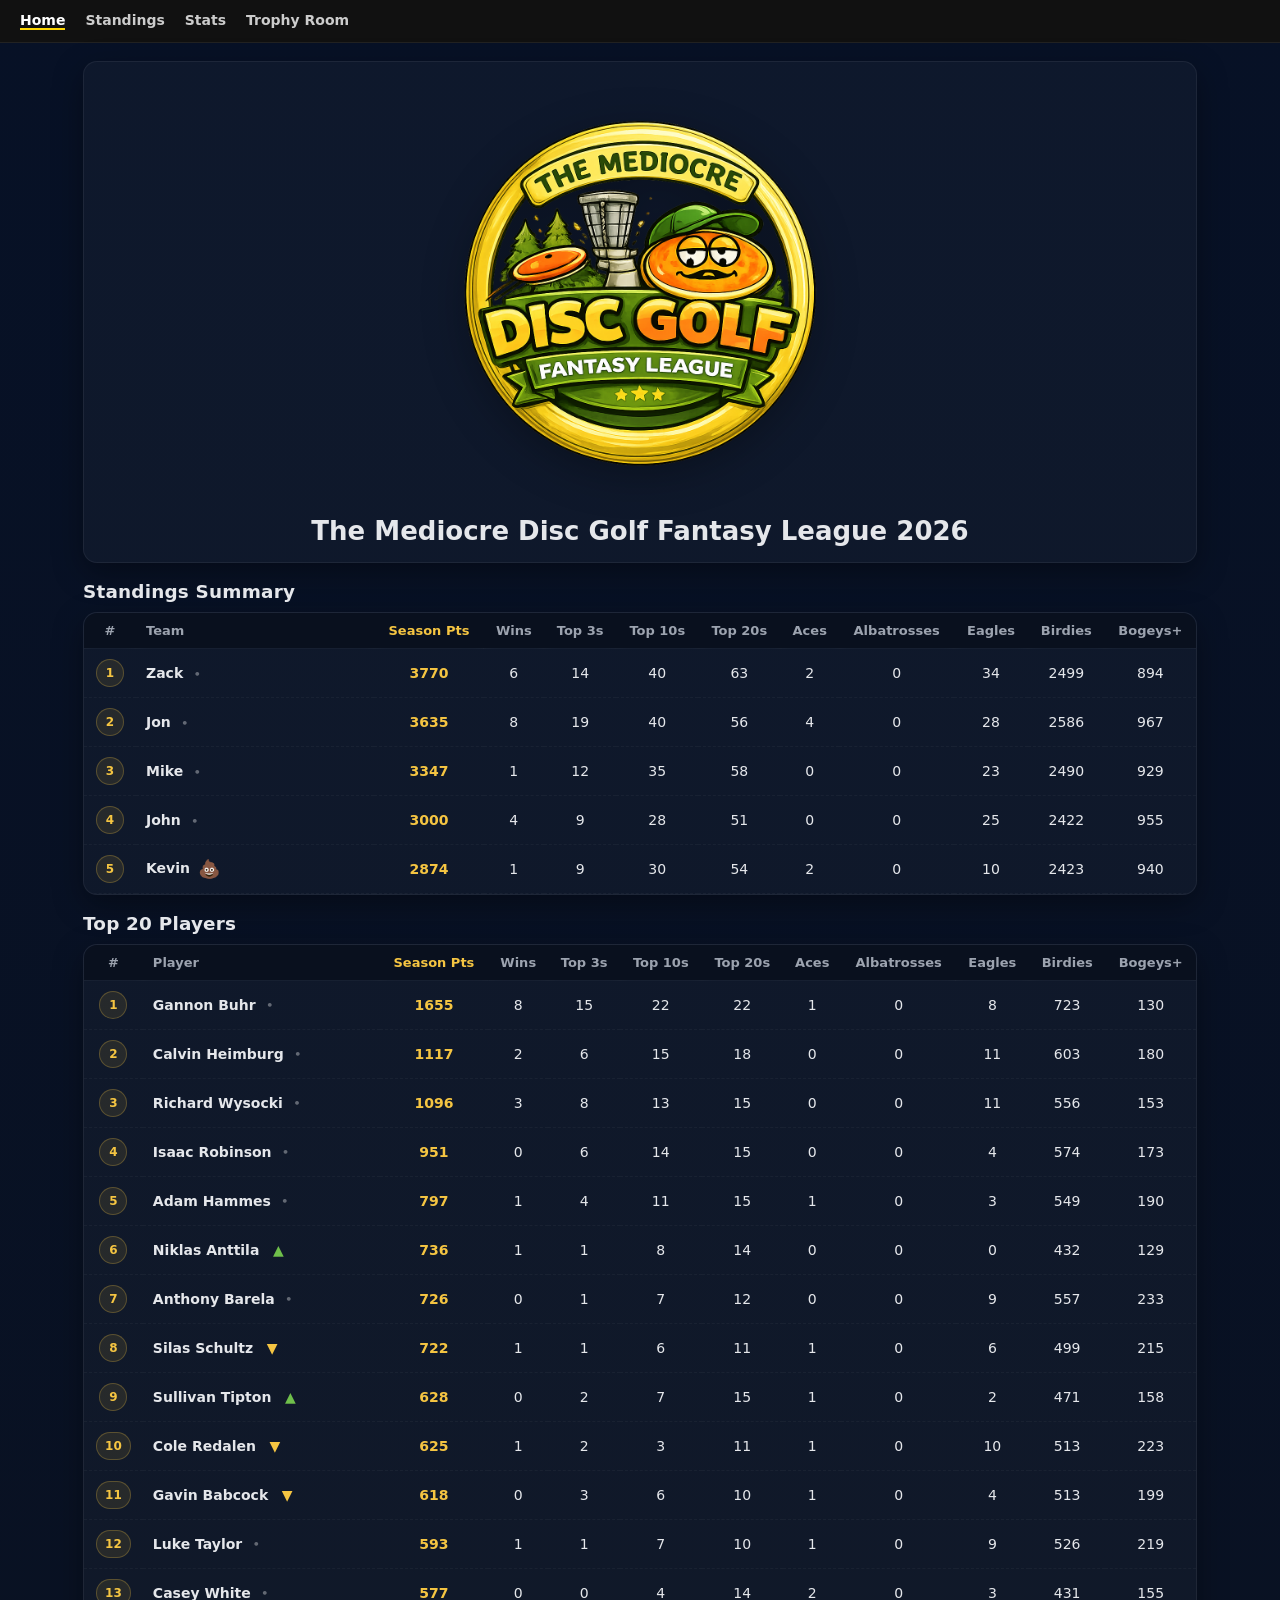
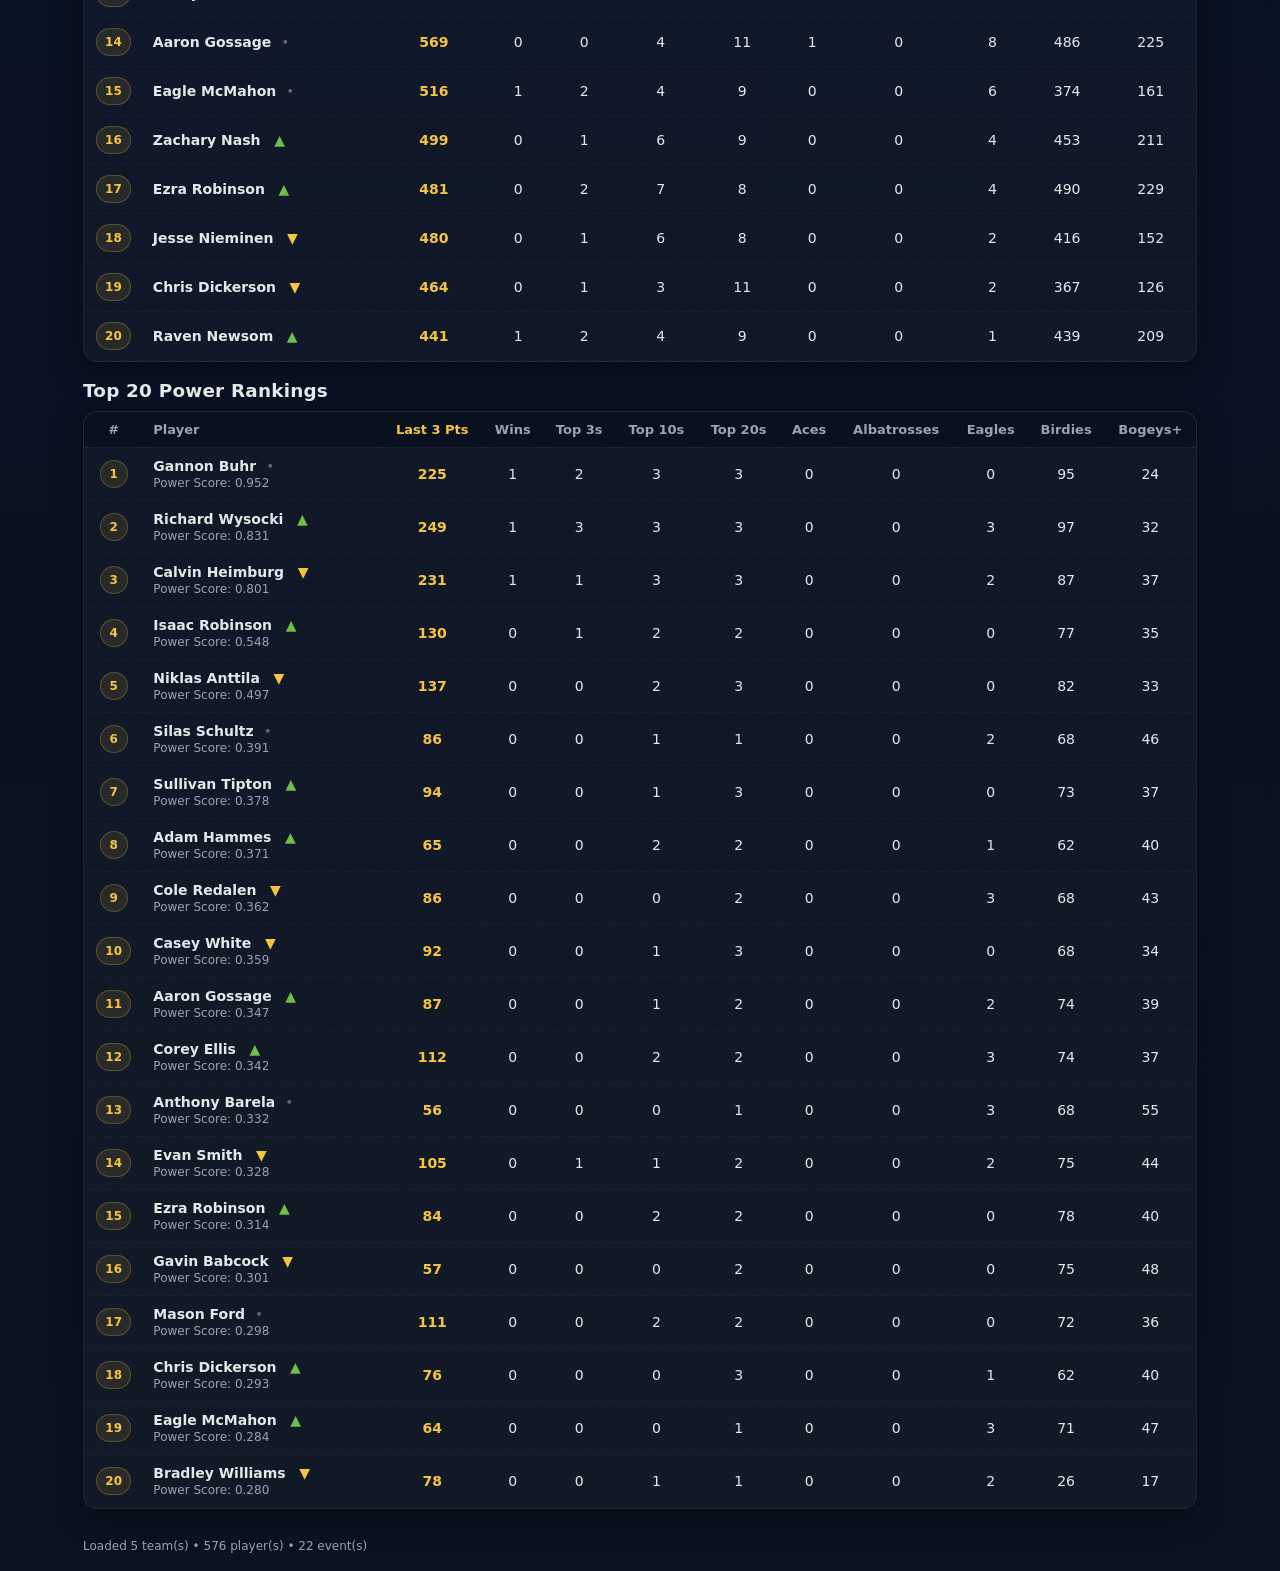
<file: index.html>
<!doctype html>
<html lang="en">
<head>
  <meta charset="utf-8" />
  <meta name="viewport" content="width=device-width,initial-scale=1" />
  <title>The Mediocre Disc Golf Fantasy League — Home</title>
  <link rel="stylesheet" href="assets/style.css" />
  <style>
    :root {
      --mdgfl-gold: #f5c542;
      --mdgfl-green: #6fbf4b;
      --mdgfl-yellow: #f5c542;
    }

    .home-wrap {
      display: grid;
      gap: 18px;
      width: min(1200px, calc(100% - 32px));
      margin: 0 auto;
    }
   
    .hero {
      text-align: center;
      padding: 26px 18px 16px;
    }

    .hero-logo {
      width: min(420px, 82vw);
      max-width: 100%;
      display: block;
      margin: 0 auto 8px;
      filter: drop-shadow(0 10px 20px rgba(0,0,0,.28));
    }

    .hero h1 {
      margin: 0;
    }

    .section-head {
      display: flex;
      align-items: flex-end;
      justify-content: space-between;
      gap: 10px;
      margin-bottom: 10px;
      flex-wrap: wrap;
    }

    .section-head h2 {
      margin: 0;
      font-size: 1.15rem;
      letter-spacing: .2px;
    }

    .section-head .meta {
      font-size: .92rem;
    }

    .summary-table th,
    .summary-table td {
      white-space: nowrap;
      vertical-align: middle;
      padding-left: 10px;
      padding-right: 10px;
    }

    .summary-table td.name-cell,
    .summary-table th.name-cell {
      white-space: normal;
      min-width: 220px;
      text-align: left;
    }

    .summary-table td.points-cell,
    .summary-table th.points-cell {
      font-weight: 800;
      color: var(--mdgfl-gold);
      text-align: center;
    }

    .summary-table.compact td,
    .summary-table.compact th {
      padding-top: 10px;
      padding-bottom: 10px;
    }

    /* Center # column */
    .summary-table th:first-child,
    .summary-table td:first-child {
      text-align: center;
    }

    /* Keep Team / Player column left aligned */
    .summary-table th:nth-child(2),
    .summary-table td:nth-child(2) {
      text-align: left;
    }

    /* Center all stat columns starting from Wins onward */
    .summary-table th:nth-child(n+4),
    .summary-table td:nth-child(n+4) {
      text-align: center;
    }

    .rank-pill {
      display: inline-grid;
      place-items: center;
      min-width: 28px;
      height: 28px;
      padding: 0 8px;
      border-radius: 999px;
      border: 1px solid rgba(245, 197, 66, .25);
      background: rgba(245, 197, 66, .10);
      color: var(--mdgfl-gold);
      font-weight: 800;
      font-size: 12px;
    }

    .movement {
      display: inline-flex;
      align-items: center;
      justify-content: center;
      min-width: 22px;
      margin-left: 8px;
      font-size: 14px;
      font-weight: 900;
      vertical-align: middle;
    }

    .movement.up {
      color: var(--mdgfl-green);
    }

    .movement.down {
      color: var(--mdgfl-yellow);
    }

    .movement.flat {
      color: rgba(255,255,255,.35);
      font-size: 11px;
      min-width: 12px;
    }

    .movement.poo {
      font-size: 18px;
      line-height: 1;
    }

    .player-line {
      display: inline-flex;
      align-items: center;
      flex-wrap: wrap;
      gap: 0;
    }

    .power-sub {
      display: block;
      margin-top: 2px;
      font-size: 12px;
    }

    .standings-section,
    .home-wrap > section {
      width: 100%;
      min-width: 0;
    }

    @media (max-width: 900px) {
      .hero-logo { width: min(300px, 76vw); }
    }

    html, body {
      max-width: 100%;
      overflow-x: hidden;
    }

    .card.table-wrap {
      max-width: 100%;
      overflow-x: auto;
      overflow-y: hidden;
      -webkit-overflow-scrolling: touch;
      overscroll-behavior-x: contain;
    }

    .card.table-wrap > table,
    .summary-table,
    #standingsSummaryTable,
    #topPlayersTable,
    #powerRankingsTable {
      width: max-content;
      min-width: 100%;
    }
  </style>
</head>
<body>
  <nav class="subnav">
    <a href="index.html" class="nav-link">Home</a>
    <a href="standings.html" class="nav-link">Standings</a>
    <a href="stats.html" class="nav-link">Stats</a>
    <a href="trophy.html" class="nav-link">Trophy Room</a>
  </nav>

  <div class="wrap home-wrap">
    <section class="hero card">
      <img class="hero-logo" src="assets/logo.png" alt="The Mediocre Disc Golf Fantasy League logo">
      <h1>The Mediocre Disc Golf Fantasy League 2026</h1>
    </section>

    <section class="standings-section">
      <div class="section-head">
        <h2>Standings Summary</h2>
      </div>
      <div class="card table-wrap">
        <table class="summary-table compact" id="standingsSummaryTable">
          <thead>
            <tr>
              <th>#</th>
              <th>Team</th>
              <th class="points-cell">Season Pts</th>
              <th>Wins</th>
              <th>Top 3s</th>
              <th>Top 10s</th>
              <th>Top 20s</th>
              <th>Aces</th>
              <th>Albatrosses</th>
              <th>Eagles</th>
              <th>Birdies</th>
              <th>Bogeys+</th>
            </tr>
          </thead>
          <tbody>
            <tr><td colspan="12" class="muted" style="padding:16px;">Loading…</td></tr>
          </tbody>
        </table>
      </div>
    </section>

    <section>
      <div class="section-head">
        <h2>Top 20 Players</h2>
      </div>
      <div class="card table-wrap">
        <table class="summary-table" id="topPlayersTable">
          <thead>
            <tr>
              <th>#</th>
              <th>Player</th>
              <th class="points-cell">Season Pts</th>
              <th>Wins</th>
              <th>Top 3s</th>
              <th>Top 10s</th>
              <th>Top 20s</th>
              <th>Aces</th>
              <th>Albatrosses</th>
              <th>Eagles</th>
              <th>Birdies</th>
              <th>Bogeys+</th>
            </tr>
          </thead>
          <tbody>
            <tr><td colspan="12" class="muted" style="padding:16px;">Loading…</td></tr>
          </tbody>
        </table>
      </div>
    </section>

    <section>
      <div class="section-head">
        <h2>Top 20 Power Rankings</h2>
      </div>
      <div class="card table-wrap">
        <table class="summary-table" id="powerRankingsTable">
          <thead>
            <tr>
              <th>#</th>
              <th>Player</th>
              <th class="points-cell">Last 3 Pts</th>
              <th>Wins</th>
              <th>Top 3s</th>
              <th>Top 10s</th>
              <th>Top 20s</th>
              <th>Aces</th>
              <th>Albatrosses</th>
              <th>Eagles</th>
              <th>Birdies</th>
              <th>Bogeys+</th>
            </tr>
          </thead>
          <tbody>
            <tr><td colspan="12" class="muted" style="padding:16px;">Loading…</td></tr>
          </tbody>
        </table>
      </div>
    </section>

    <footer class="muted footer" id="footer"></footer>
  </div>

  <script>
    (function(){
      const links = document.querySelectorAll('.nav-link');
      links.forEach(link => {
        const here = location.pathname.split('/').pop() || 'index.html';
        const target = (link.getAttribute('href') || '').split('/').pop();
        if (target === here) link.classList.add('active');
      });
    })();

    function parseCsv(text) {
      const rows = [];
      let row = [];
      let cur = '';
      let inQuotes = false;
      for (let i = 0; i < text.length; i++) {
        const c = text[i];
        const next = text[i + 1];
        if (c === '"' && inQuotes && next === '"') { cur += '"'; i++; continue; }
        if (c === '"') { inQuotes = !inQuotes; continue; }
        if (!inQuotes && c === ',') { row.push(cur); cur = ''; continue; }
        if (!inQuotes && (c === '\n' || c === '\r')) {
          if (c === '\r' && next === '\n') i++;
          row.push(cur); cur = '';
          if (row.some(v => String(v).trim() !== '')) rows.push(row);
          row = [];
          continue;
        }
        cur += c;
      }
      row.push(cur);
      if (row.some(v => String(v).trim() !== '')) rows.push(row);
      return rows;
    }

    function norm(s){ return String(s ?? '').trim().toLowerCase(); }
    function sum(arr){ return arr.reduce((a,b)=>a + Number(b || 0), 0); }
    function toNum(v){ const n = Number(String(v ?? '').replace(/,/g, '').trim()); return Number.isFinite(n) ? n : 0; }
    function escapeHtml(s) {
      return String(s)
        .replaceAll('&','&amp;')
        .replaceAll('<','&lt;')
        .replaceAll('>','&gt;')
        .replaceAll('"','&quot;')
        .replaceAll("'",'&#039;');
    }

    function findColumnIndex(header, candidates){
      for (const cand of candidates) {
        const i = header.indexOf(cand);
        if (i >= 0) return i;
      }
      return -1;
    }

    function firstExistingIndex(header, candidateSets) {
      for (const candidates of candidateSets) {
        const i = findColumnIndex(header, candidates);
        if (i >= 0) return i;
      }
      return -1;
    }

    function parseFinishValue(raw) {
      const s = String(raw ?? '').trim().toUpperCase();
      if (!s) return null;
      const cleaned = s.replace(/^T/, '').match(/\d+/);
      if (!cleaned) return null;
      const n = Number(cleaned[0]);
      return Number.isFinite(n) ? n : null;
    }

    async function loadEvents(){
      const path = 'data/events.json';
      const res = await fetch(path, { cache: 'no-store' });
      if (!res.ok) throw new Error(`Failed to load ${path} (${res.status})`);
      const events = await res.json();
      if (!Array.isArray(events)) throw new Error('events.json must be an array');
      return events.filter(e => e && e.id && e.stats_csv);
    }

    async function loadRosters(){
      const path = 'data/rosters.json';
      const res = await fetch(path, { cache: 'no-store' });
      if (!res.ok) throw new Error(`Failed to load ${path} (${res.status})`);
      const roster = await res.json();
      if (!roster || !Array.isArray(roster.teams)) throw new Error('rosters.json must be an object with a teams[] array');
      return roster;
    }

    async function loadEventCsv(csvPath) {
      const res = await fetch(csvPath, { cache: 'no-store' });
      if (!res.ok) throw new Error(`Failed to load ${csvPath} (${res.status})`);
      const text = await res.text();
      const rows = parseCsv(text);
      if (rows.length < 2) return [];

      const header = rows[0].map(h => norm(h));
      const idxPdga = firstExistingIndex(header, [["pdga", "pdga #", "pdga#", "pdga number", "pdganumber"]]);
      const idxName = firstExistingIndex(header, [["player", "name", "player name"]]);
      const idxPts = firstExistingIndex(header, [["total points", "totalpoints", "points total", "total_points", "total_point"]]);
      const idxAce = firstExistingIndex(header, [["aces", "ace"]]);
      const idxAlbatross = firstExistingIndex(header, [["albatross", "albatrosses", "albies", "alby", "albatroces"]]);
      const idxEagle = firstExistingIndex(header, [["eagles", "eagle"]]);
      const idxBirdie = firstExistingIndex(header, [["birdies", "birdie"]]);
      const idxBogey = firstExistingIndex(header, [["bogeys+", "bogey+", "bogeys", "bogey", "bogies", "bogie"]]);
      const idxFinish = firstExistingIndex(header, [["place", "finish", "position", "rank", "standing"]]);

      if (idxPdga < 0) throw new Error(`${csvPath}: missing PDGA column`);
      if (idxPts < 0) throw new Error(`${csvPath}: missing Total Points column`);

      return rows.slice(1).map(r => ({
        pdga: String(r[idxPdga] ?? '').trim(),
        player: idxName >= 0 ? String(r[idxName] ?? '').trim() : '',
        points: toNum(r[idxPts]),
        aces: idxAce >= 0 ? toNum(r[idxAce]) : 0,
        albies: idxAlbatross >= 0 ? toNum(r[idxAlbatross]) : 0,
        eagles: idxEagle >= 0 ? toNum(r[idxEagle]) : 0,
        birdies: idxBirdie >= 0 ? toNum(r[idxBirdie]) : 0,
        bogeys: idxBogey >= 0 ? toNum(r[idxBogey]) : 0,
        finish: idxFinish >= 0 ? parseFinishValue(r[idxFinish]) : null
      })).filter(r => r.pdga);
    }

    function createPlayerAggregate(baseName = '') {
      return {
        player: baseName,
        pdga: '',
        seasonPoints: 0,
        recentPoints: 0,
        aces: 0,
        albies: 0,
        eagles: 0,
        birdies: 0,
        bogeys: 0,
        wins: 0,
        top3s: 0,
        top10s: 0,
        top20s: 0,
        recent: {
          aces: 0,
          albies: 0,
          eagles: 0,
          birdies: 0,
          bogeys: 0,
          wins: 0,
          top3s: 0,
          top10s: 0,
          top20s: 0
        },
        powerScore: 0
      };
    }

    function applyEventStats(target, row, useRecent) {
      target.seasonPoints += row.points;
      target.aces += row.aces;
      target.albies += row.albies;
      target.eagles += row.eagles;
      target.birdies += row.birdies;
      target.bogeys += row.bogeys;
      if (row.finish === 1) target.wins += 1;
      if (row.finish !== null && row.finish <= 3) target.top3s += 1;
      if (row.finish !== null && row.finish <= 10) target.top10s += 1;
      if (row.finish !== null && row.finish <= 20) target.top20s += 1;

      if (useRecent) {
        target.recentPoints += row.points;
        target.recent.aces += row.aces;
        target.recent.albies += row.albies;
        target.recent.eagles += row.eagles;
        target.recent.birdies += row.birdies;
        target.recent.bogeys += row.bogeys;
        if (row.finish === 1) target.recent.wins += 1;
        if (row.finish !== null && row.finish <= 3) target.recent.top3s += 1;
        if (row.finish !== null && row.finish <= 10) target.recent.top10s += 1;
        if (row.finish !== null && row.finish <= 20) target.recent.top20s += 1;
      }
    }

    function movementInfo(currentRank, previousRank) {
      if (!Number.isFinite(previousRank) && Number.isFinite(currentRank)) return { cls: 'up', symbol: '▲', label: 'New to rankings' };
      if (!Number.isFinite(currentRank)) return { cls: 'flat', symbol: '•', label: 'No change' };
      if (currentRank < previousRank) return { cls: 'up', symbol: '▲', label: `Up ${previousRank - currentRank}` };
      if (currentRank > previousRank) return { cls: 'down', symbol: '▼', label: `Down ${currentRank - previousRank}` };
      return { cls: 'flat', symbol: '•', label: 'No change' };
    }

    function movementHtml(info) {
      return `<span class="movement ${info.cls}" title="${escapeHtml(info.label)}">${info.symbol}</span>`;
    }

    function buildRankMap(items, getKey) {
      const map = new Map();
      items.forEach((item, idx) => map.set(getKey(item), idx + 1));
      return map;
    }

    function buildStandingsSummary(teams, previousRankMap, tbody) {
      tbody.innerHTML = '';
      if (!teams.length) {
        tbody.innerHTML = `<tr><td colspan="12" class="muted" style="padding:16px;">No teams found in <code>rosters.json</code>.</td></tr>`;
        return;
      }
      teams.forEach((team, idx) => {
        const move = movementInfo(idx + 1, previousRankMap.get(team.name));
        const isLast = idx === teams.length - 1;

        const indicator = isLast
          ? '<span class="movement poo" title="Meme of Shame">💩</span>'
          : movementHtml(move);
        
        const tr = document.createElement('tr');
        tr.innerHTML = `
          <td><span class="rank-pill">${idx + 1}</span></td>
          <td class="name-cell"><strong>${escapeHtml(team.name)}</strong>${indicator}</td>
          <td class="points-cell">${team._season || 0}</td>
          <td>${team._stats.wins}</td>
          <td>${team._stats.top3s}</td>
          <td>${team._stats.top10s}</td>
          <td>${team._stats.top20s}</td>
          <td>${team._stats.aces}</td>
          <td>${team._stats.albies}</td>
          <td>${team._stats.eagles}</td>
          <td>${team._stats.birdies}</td>
          <td>${team._stats.bogeys}</td>`;
        tbody.appendChild(tr);
      });
    }

    function renderTopPlayers(players, previousRankMap, tbody) {
      tbody.innerHTML = '';
      if (!players.length) {
        tbody.innerHTML = `<tr><td colspan="12" class="muted" style="padding:16px;">No player totals available.</td></tr>`;
        return;
      }
      players.slice(0, 20).forEach((p, idx) => {
        const move = movementInfo(idx + 1, previousRankMap.get(p.pdga));
        const tr = document.createElement('tr');
        tr.innerHTML = `
          <td><span class="rank-pill">${idx + 1}</span></td>
          <td class="name-cell"><span class="player-line"><strong>${escapeHtml(p.player || '(Unnamed)')}</strong>${movementHtml(move)}</span></td>
          <td class="points-cell">${p.seasonPoints}</td>
          <td>${p.wins}</td>
          <td>${p.top3s}</td>
          <td>${p.top10s}</td>
          <td>${p.top20s}</td>
          <td>${p.aces}</td>
          <td>${p.albies}</td>
          <td>${p.eagles}</td>
          <td>${p.birdies}</td>
          <td>${p.bogeys}</td>`;
        tbody.appendChild(tr);
      });
    }

    function renderPowerRankings(players, previousRankMap, tbody) {
      tbody.innerHTML = '';
      if (!players.length) {
        tbody.innerHTML = `<tr><td colspan="12" class="muted" style="padding:16px;">No power rankings available.</td></tr>`;
        return;
      }
      players.slice(0, 20).forEach((p, idx) => {
        const s = p.recent;
        const move = movementInfo(idx + 1, previousRankMap.get(p.pdga));
        const tr = document.createElement('tr');
        tr.innerHTML = `
          <td><span class="rank-pill">${idx + 1}</span></td>
          <td class="name-cell">
            <span class="player-line"><strong>${escapeHtml(p.player || '(Unnamed)')}</strong>${movementHtml(move)}</span>
            <span class="muted power-sub">Power Score: ${p.powerScore.toFixed(3)}</span>
          </td>
          <td class="points-cell">${p.recentPoints}</td>
          <td>${s.wins}</td>
          <td>${s.top3s}</td>
          <td>${s.top10s}</td>
          <td>${s.top20s}</td>
          <td>${s.aces}</td>
          <td>${s.albies}</td>
          <td>${s.eagles}</td>
          <td>${s.birdies}</td>
          <td>${s.bogeys}</td>`;
        tbody.appendChild(tr);
      });
    }

    function clone(obj) {
      return JSON.parse(JSON.stringify(obj ?? null));
    }

    function normalizeRosterData(roster) {
      return {
        ...roster,
        eventRosters: roster?.eventRosters && typeof roster.eventRosters === "object" ? roster.eventRosters : {},
        teams: Array.isArray(roster?.teams) ? roster.teams : []
      };
    }

    function eventRosterTeams(roster, eventId, events) {
      const data = normalizeRosterData(roster);
      const id = String(eventId || "").toLowerCase();

      if (data.eventRosters?.[id]?.teams) {
        return clone(data.eventRosters[id].teams);
      }

      const idx = events.findIndex(evt => String(evt.id).toLowerCase() === id);
      for (let i = idx - 1; i >= 0; i--) {
        const prevId = String(events[i].id).toLowerCase();
        if (data.eventRosters?.[prevId]?.teams) {
          return clone(data.eventRosters[prevId].teams);
        }
      }

      return clone(data.teams || []);
    }

    function activeRosterPlayerSet(roster) {
      const data = normalizeRosterData(roster);
      const active = new Set();
      (data.teams || []).forEach(team => {
        (team.players || []).forEach(p => {
          const id = String(p?.pdga || "").trim();
          if (id) active.add(id);
        });
      });
      return active;
    }

    function makeTeamShells(roster, events) {
      const data = normalizeRosterData(roster);
      const byName = new Map();

      (data.teams || []).forEach((team, idx) => {
        const name = team?.name || `Team ${idx + 1}`;
        if (!byName.has(name)) byName.set(name, { index: idx, name, playersById: new Map() });
      });

      events.forEach(evt => {
        eventRosterTeams(data, evt.id, events).forEach((team, idx) => {
          const name = team?.name || `Team ${idx + 1}`;
          if (!byName.has(name)) byName.set(name, { index: idx, name, playersById: new Map() });
        });
      });

      return Array.from(byName.values());
    }

    // This is intentionally aligned with standings.html: event-specific roster first,
    // then fallback to the most recent previous event roster, then active roster.
    function computeTeamsLikeStandings(events, roster, pointsByEvent) {
      const activePlayers = activeRosterPlayerSet(roster);
      const teams = makeTeamShells(roster, events);

      for (const team of teams) {
        team._countedByEvent = [];
        team._perEvent = [];

        events.forEach((evt, eventIdx) => {
          const eventTeams = eventRosterTeams(roster, evt.id, events);
          const eventTeam = eventTeams.find(t => (t?.name || "") === team.name) || { players: [] };

          const eventPlayers = (eventTeam.players || [])
            .filter(p => p && p.pdga)
            .map(p => ({
              ...p,
              _id: String(p.pdga || p.player || ""),
              _isActive: activePlayers.has(String(p.pdga || ""))
            }));

          const eventMap = pointsByEvent.get(evt.id);

          eventPlayers.forEach(p => {
            const raw = eventMap ? eventMap.get(String(p.pdga)) : 0;
            const score = Number.isFinite(Number(raw)) ? Number(raw) : 0;

            if (!team.playersById.has(p._id)) {
              team.playersById.set(p._id, {
                ...p,
                _perEvent: events.map(() => 0),
                _countedSeason: 0,
                _rawSeason: 0,
                _isActive: p._isActive
              });
            }

            const stored = team.playersById.get(p._id);
            stored.player = stored.player || p.player;
            stored.pdga = stored.pdga || p.pdga;
            stored._isActive = activePlayers.has(String(stored.pdga || ""));
            stored._perEvent[eventIdx] = score;
          });

          const scored = eventPlayers.map(p => {
            const stored = team.playersById.get(p._id);
            return {
              id: p._id,
              score: Number(stored?._perEvent[eventIdx] ?? 0),
              name: String(p.player || "")
            };
          });

          scored.sort((a, b) => (b.score - a.score) || a.name.localeCompare(b.name));

          const keep = new Set();
          if (scored.length <= 5) {
            scored.forEach(s => keep.add(s.id));
          } else {
            const cutoffScore = scored[4].score;
            const above = scored.filter(s => s.score > cutoffScore);
            above.forEach(s => keep.add(s.id));

            const remainingSlots = 5 - above.length;
            const tied = scored
              .filter(s => s.score === cutoffScore)
              .sort((a, b) => a.name.localeCompare(b.name));

            tied.slice(0, Math.max(0, remainingSlots)).forEach(s => keep.add(s.id));
          }

          team._countedByEvent[eventIdx] = keep;
          team._perEvent[eventIdx] = eventPlayers.reduce((acc, p) => {
            const stored = team.playersById.get(p._id);
            return acc + (keep.has(p._id) ? Number(stored?._perEvent[eventIdx] ?? 0) : 0);
          }, 0);
        });

        team.players = Array.from(team.playersById.values());

        for (const p of team.players) {
          p._rawSeason = sum(p._perEvent);
          p._countedSeason = team._countedByEvent.reduce((acc, keep, i) => {
            return acc + (keep.has(p._id) ? Number(p._perEvent[i] ?? 0) : 0);
          }, 0);
        }

        team._season = sum(team._perEvent);
        team.players.sort((a, b) =>
          (b._countedSeason - a._countedSeason) ||
          String(a.player || "").localeCompare(String(b.player || ""))
        );
      }

      teams.sort((a, b) => (b._season - a._season) || a.name.localeCompare(b.name));
      return teams;
    }

    function buildTeamStandings(events, roster, pointsByEvent, rowsByEvent) {
      const teams = computeTeamsLikeStandings(events, roster, pointsByEvent);

      for (const team of teams) {
        team._stats = {
          aces: 0,
          albies: 0,
          eagles: 0,
          birdies: 0,
          bogeys: 0,
          wins: 0,
          top3s: 0,
          top10s: 0,
          top20s: 0
        };

        events.forEach((evt, i) => {
          const keep = team._countedByEvent[i] || new Set();
          const rows = rowsByEvent.get(evt.id) || [];

          rows.forEach(row => {
            const id = String(row.pdga || "");
            if (!keep.has(id)) return;

            team._stats.aces += Number(row.aces || 0);
            team._stats.albies += Number(row.albies || 0);
            team._stats.eagles += Number(row.eagles || 0);
            team._stats.birdies += Number(row.birdies || 0);
            team._stats.bogeys += Number(row.bogeys || 0);
            if (row.finish === 1) team._stats.wins += 1;
            if (row.finish !== null && row.finish <= 3) team._stats.top3s += 1;
            if (row.finish !== null && row.finish <= 10) team._stats.top10s += 1;
            if (row.finish !== null && row.finish <= 20) team._stats.top20s += 1;
          });
        });
      }

      return teams;
    }

    function computePlayerTotals(events, rowsByEvent, recentWindow) {
      const recentEvents = events.slice(-recentWindow);
      const recentIds = new Set(recentEvents.map(e => e.id));
      const playerTotals = new Map();

      for (const evt of events) {
        const rows = rowsByEvent.get(evt.id) || [];
        rows.forEach(row => {
          const id = String(row.pdga);
          if (!playerTotals.has(id)) {
            const agg = createPlayerAggregate(row.player || '');
            agg.pdga = id;
            playerTotals.set(id, agg);
          }
          const agg = playerTotals.get(id);
          if (!agg.player && row.player) agg.player = row.player;
          applyEventStats(agg, row, recentIds.has(evt.id));
        });
      }

      const players = Array.from(playerTotals.values());
      const maxSeasonPoints = Math.max(1, ...players.map(p => p.seasonPoints));
      const maxRecentPoints = Math.max(1, ...players.map(p => p.recentPoints));
      players.forEach(p => {
        p.powerScore = (0.5 * (p.seasonPoints / maxSeasonPoints)) + (0.5 * (p.recentPoints / maxRecentPoints));
      });
      return { players, recentEvents };
    }

    function sortPlayersBySeason(players) {
      return [...players].sort((a, b) =>
        (b.seasonPoints - a.seasonPoints) ||
        (b.wins - a.wins) ||
        (b.top3s - a.top3s) ||
        String(a.player).localeCompare(String(b.player))
      );
    }

    function sortPlayersByPower(players) {
      return [...players].sort((a, b) =>
        (b.powerScore - a.powerScore) ||
        (b.recentPoints - a.recentPoints) ||
        (b.seasonPoints - a.seasonPoints) ||
        String(a.player).localeCompare(String(b.player))
      );
    }

    async function loadAndRender() {
      const standingsBody = document.querySelector('#standingsSummaryTable tbody');
      const playersBody = document.querySelector('#topPlayersTable tbody');
      const powerBody = document.querySelector('#powerRankingsTable tbody');
      standingsBody.innerHTML = `<tr><td colspan="12" class="muted" style="padding:16px;">Loading…</td></tr>`;
      playersBody.innerHTML = `<tr><td colspan="12" class="muted" style="padding:16px;">Loading…</td></tr>`;
      powerBody.innerHTML = `<tr><td colspan="12" class="muted" style="padding:16px;">Loading…</td></tr>`;

      const [events, roster] = await Promise.all([loadEvents(), loadRosters()]);
      if (!events.length) throw new Error('No events found in events.json');

      const rowsByEvent = new Map();
      const pointsByEvent = new Map();
      for (const evt of events) {
        const rows = await loadEventCsv(evt.stats_csv);
        rowsByEvent.set(evt.id, rows);
        const pointMap = new Map();
        rows.forEach(row => pointMap.set(String(row.pdga), row.points));
        pointsByEvent.set(evt.id, pointMap);
      }

      const previousEvents = events.slice(0, -1);

      const teamsCurrent = buildTeamStandings(events, roster, pointsByEvent, rowsByEvent);
      const teamsPrevious = buildTeamStandings(previousEvents, roster, pointsByEvent, rowsByEvent);
      const previousTeamRanks = buildRankMap(teamsPrevious, t => t.name);
      buildStandingsSummary(teamsCurrent, previousTeamRanks, standingsBody);

      const currentPlayerData = computePlayerTotals(events, rowsByEvent, 3);
      const previousPlayerData = computePlayerTotals(previousEvents, rowsByEvent, 3);

      const currentTopPlayers = sortPlayersBySeason(currentPlayerData.players);
      const previousTopPlayers = sortPlayersBySeason(previousPlayerData.players);
      const previousPlayerRanks = buildRankMap(previousTopPlayers, p => p.pdga);
      renderTopPlayers(currentTopPlayers, previousPlayerRanks, playersBody);

      const currentPowerRankings = sortPlayersByPower(currentPlayerData.players);
      const previousPowerRankings = sortPlayersByPower(previousPlayerData.players);
      const previousPowerRanks = buildRankMap(previousPowerRankings, p => p.pdga);
      renderPowerRankings(currentPowerRankings, previousPowerRanks, powerBody);

      document.getElementById('footer').textContent = `Loaded ${teamsCurrent.length} team(s) • ${currentPlayerData.players.length} player(s) • ${events.length} event(s)`;
    }

    loadAndRender().catch(err => {
      console.error(err);
      const msg = `Error: ${escapeHtml(err.message)}`;
      document.querySelector('#standingsSummaryTable tbody').innerHTML = `<tr><td colspan="12" class="muted" style="padding:16px;">${msg}</td></tr>`;
      document.querySelector('#topPlayersTable tbody').innerHTML = `<tr><td colspan="12" class="muted" style="padding:16px;">${msg}</td></tr>`;
      document.querySelector('#powerRankingsTable tbody').innerHTML = `<tr><td colspan="12" class="muted" style="padding:16px;">${msg}</td></tr>`;
      document.getElementById('footer').textContent = '';
    });
  </script>
</body>
</html>
</file>
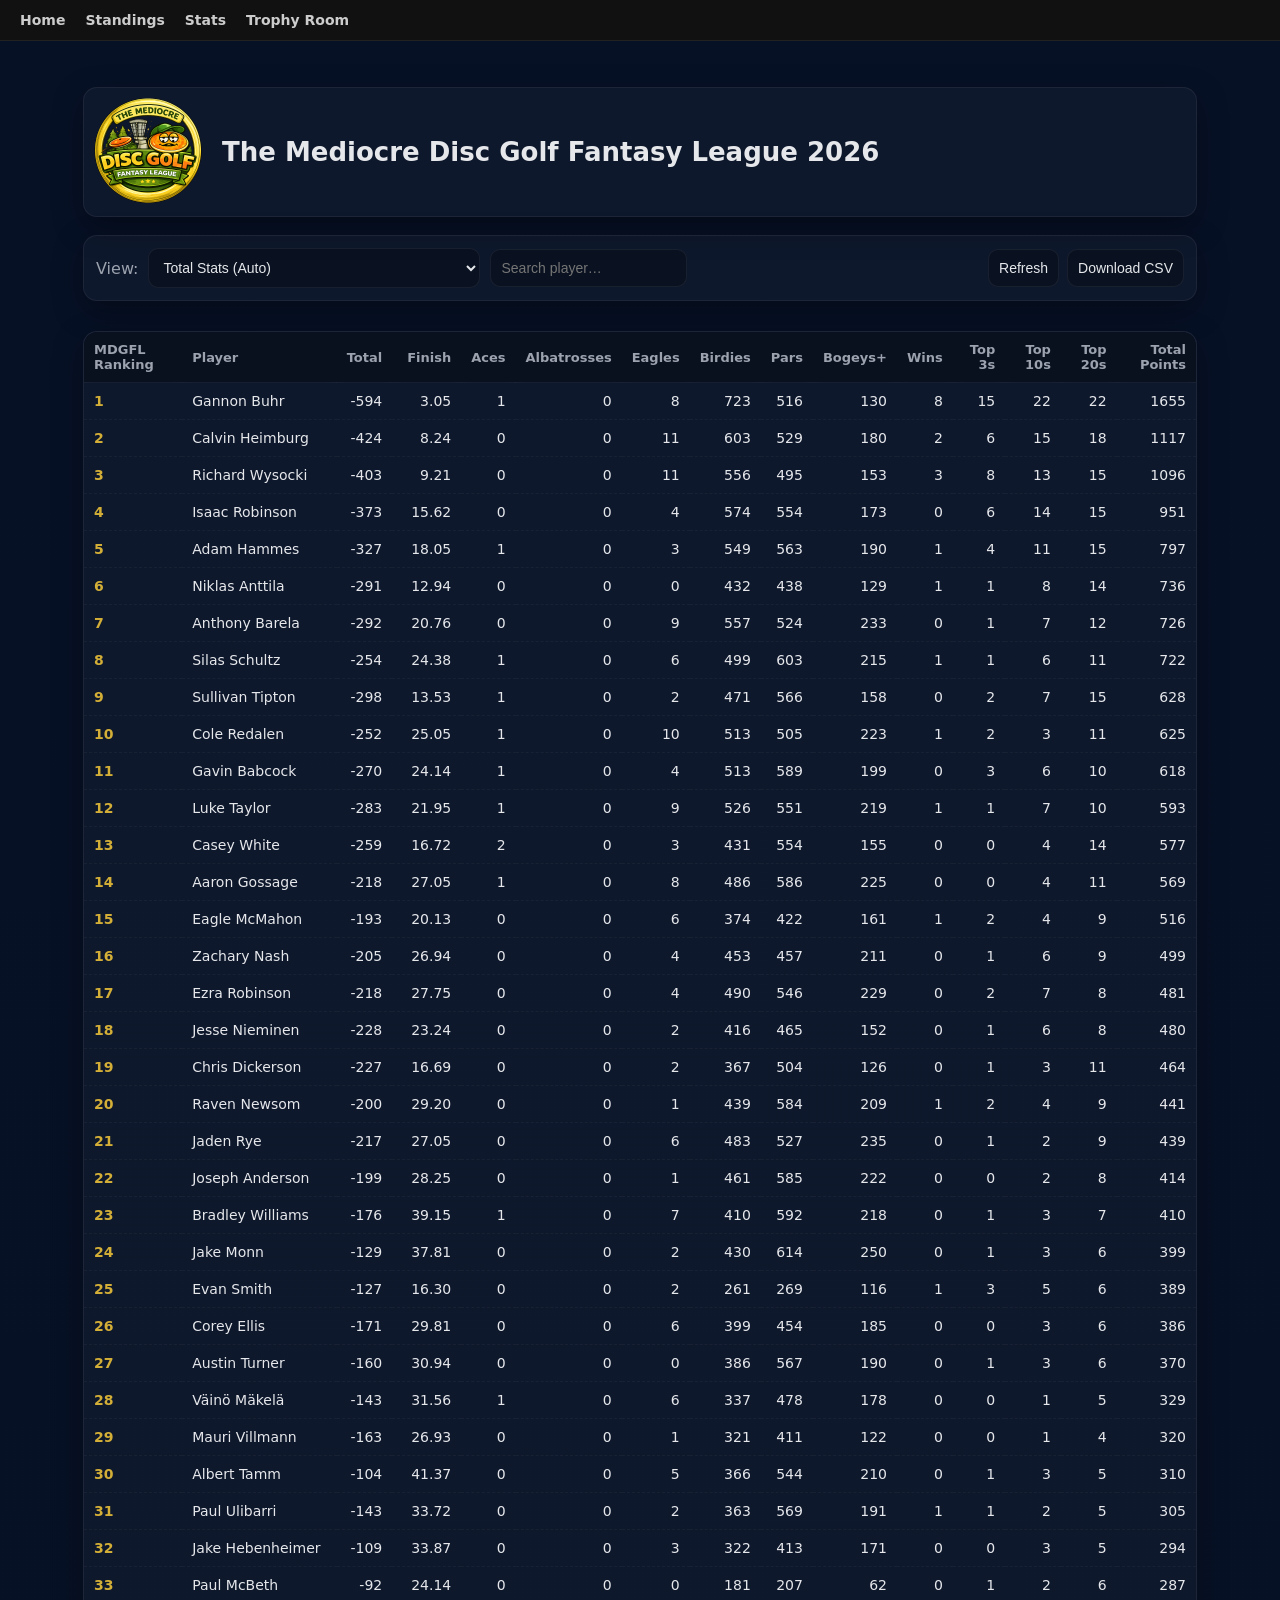
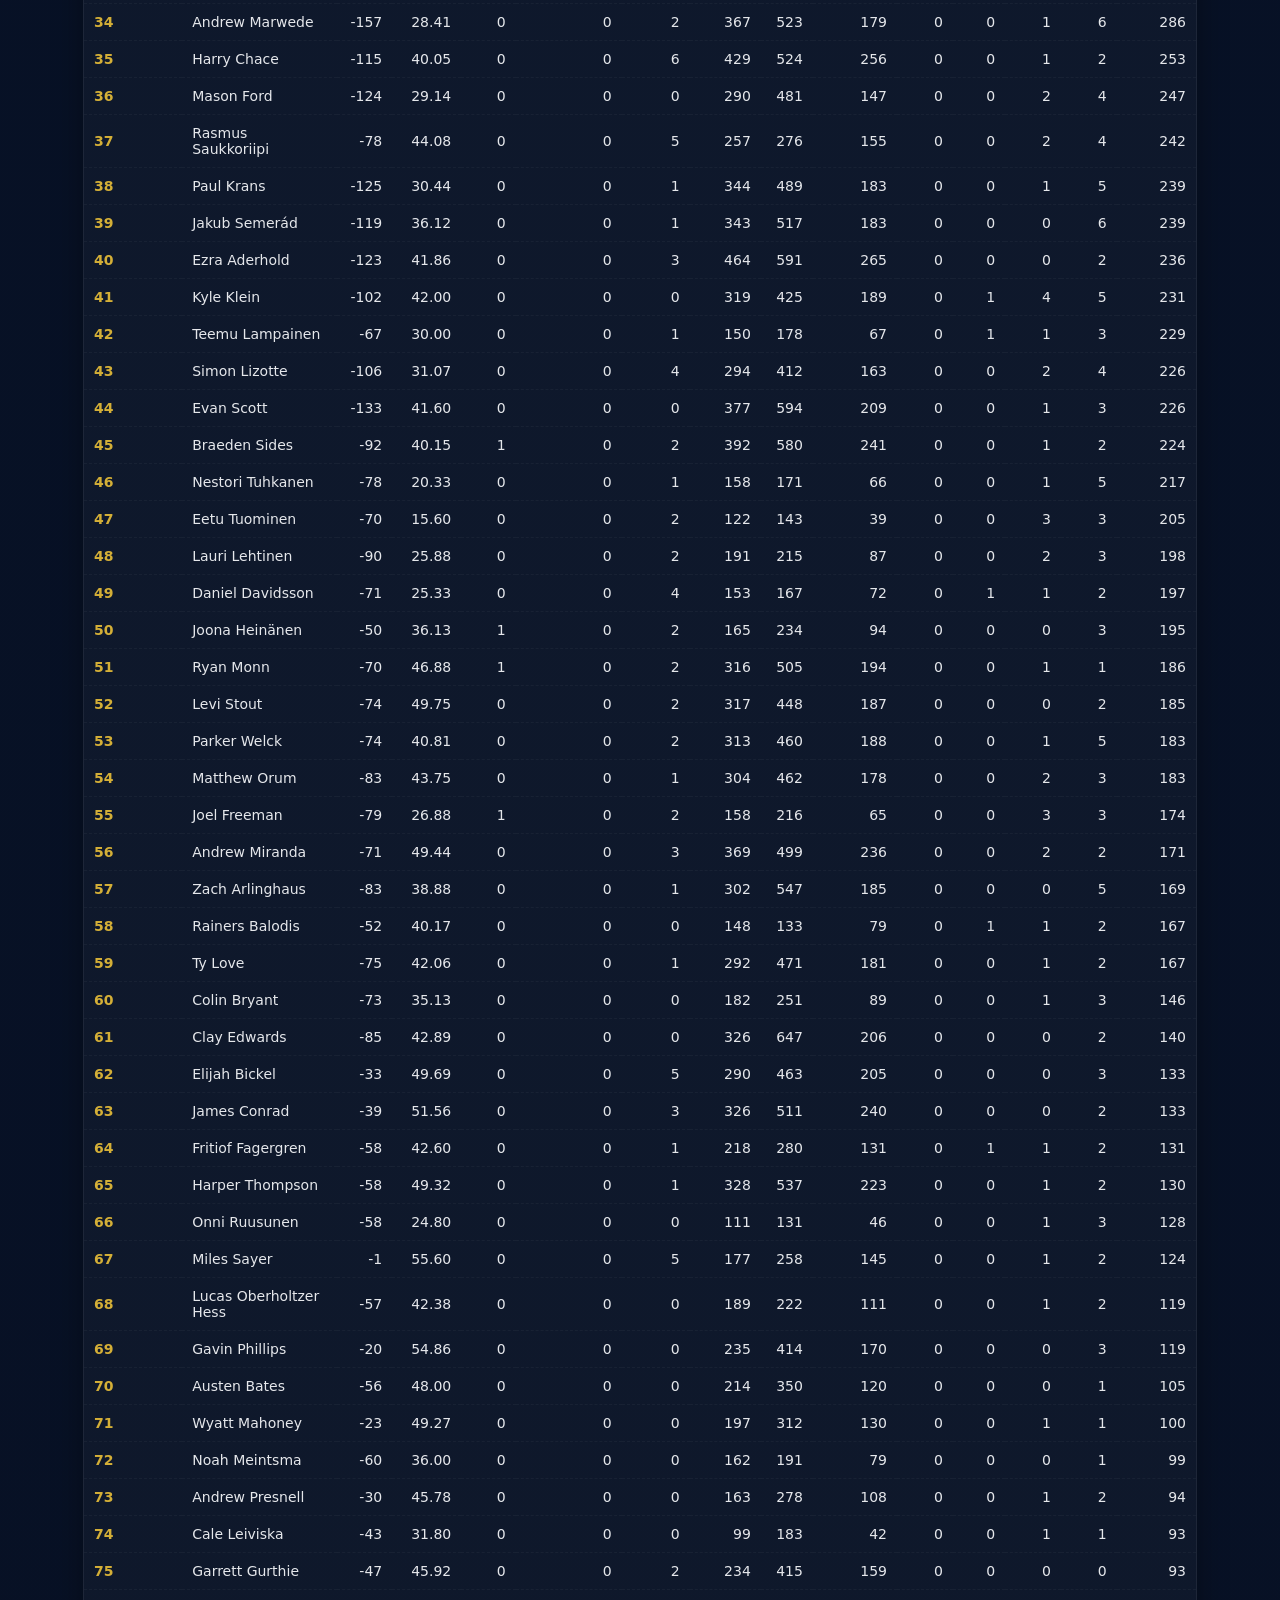
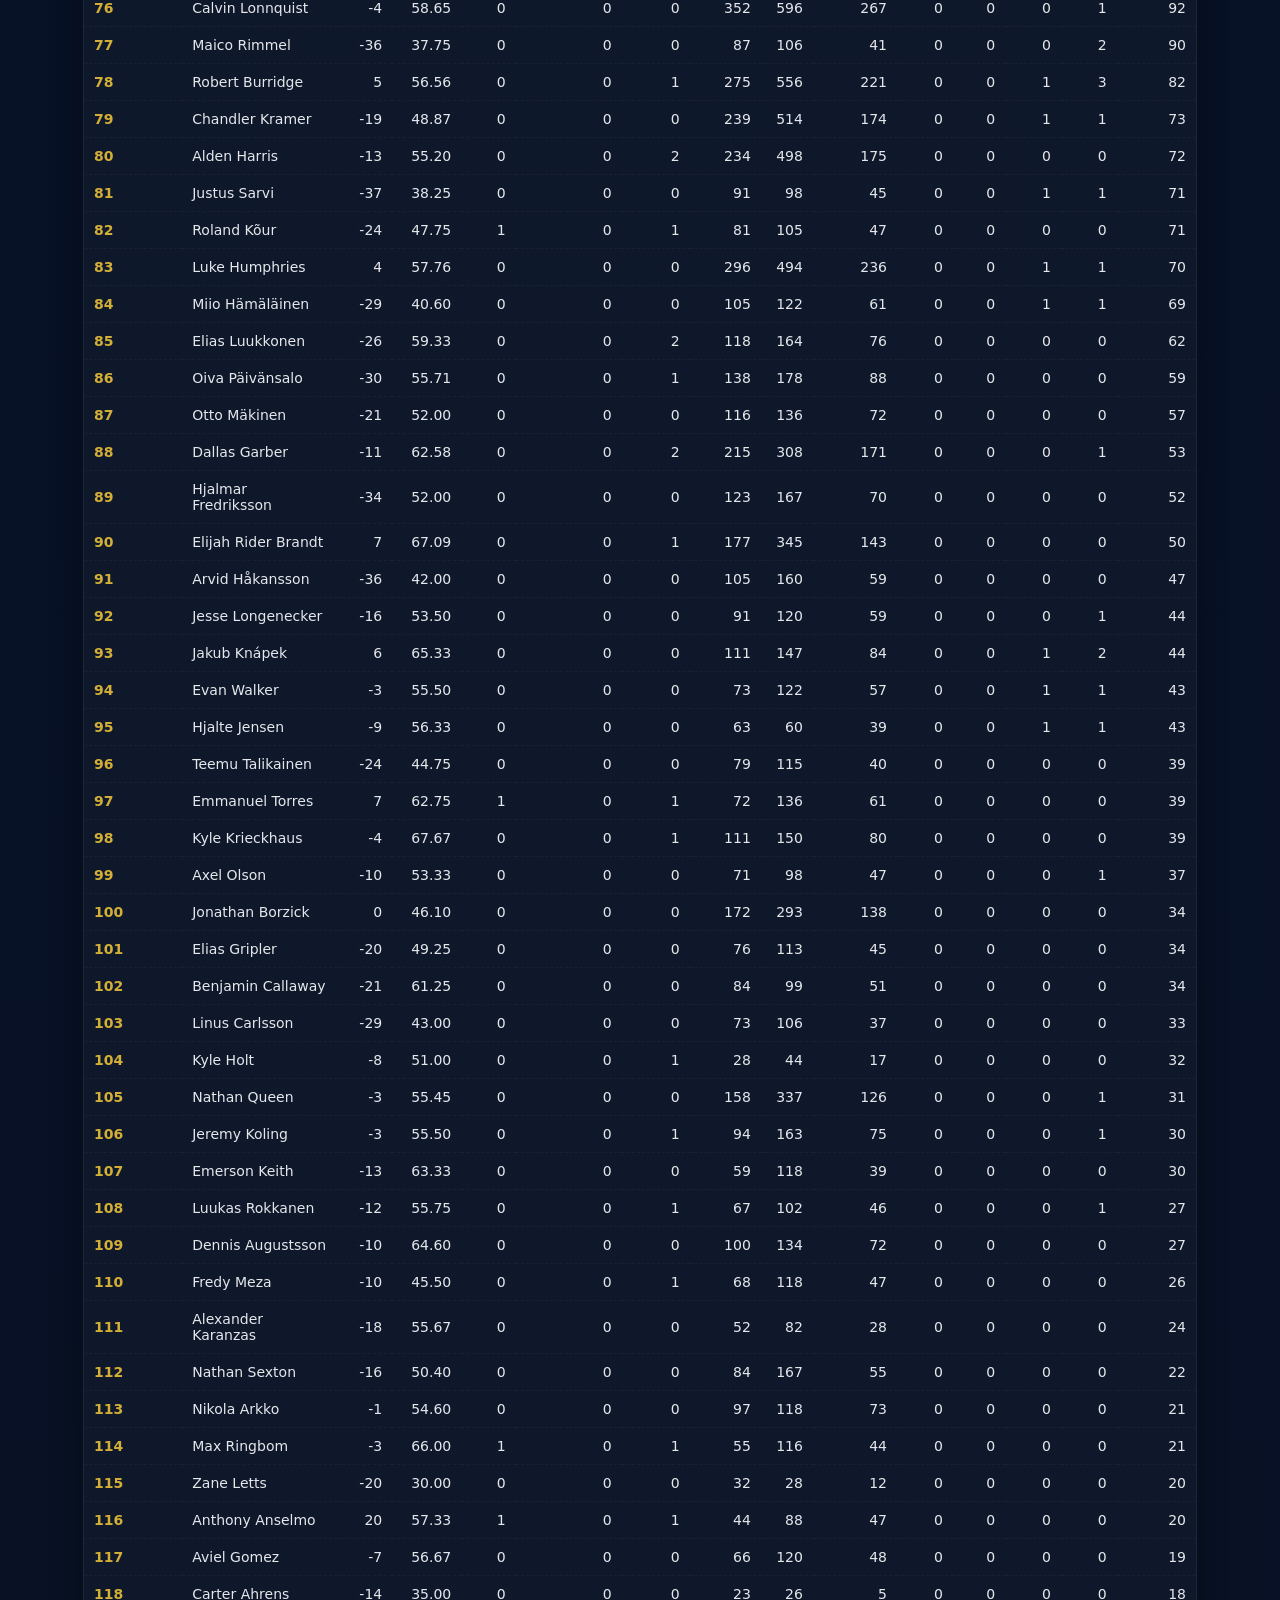
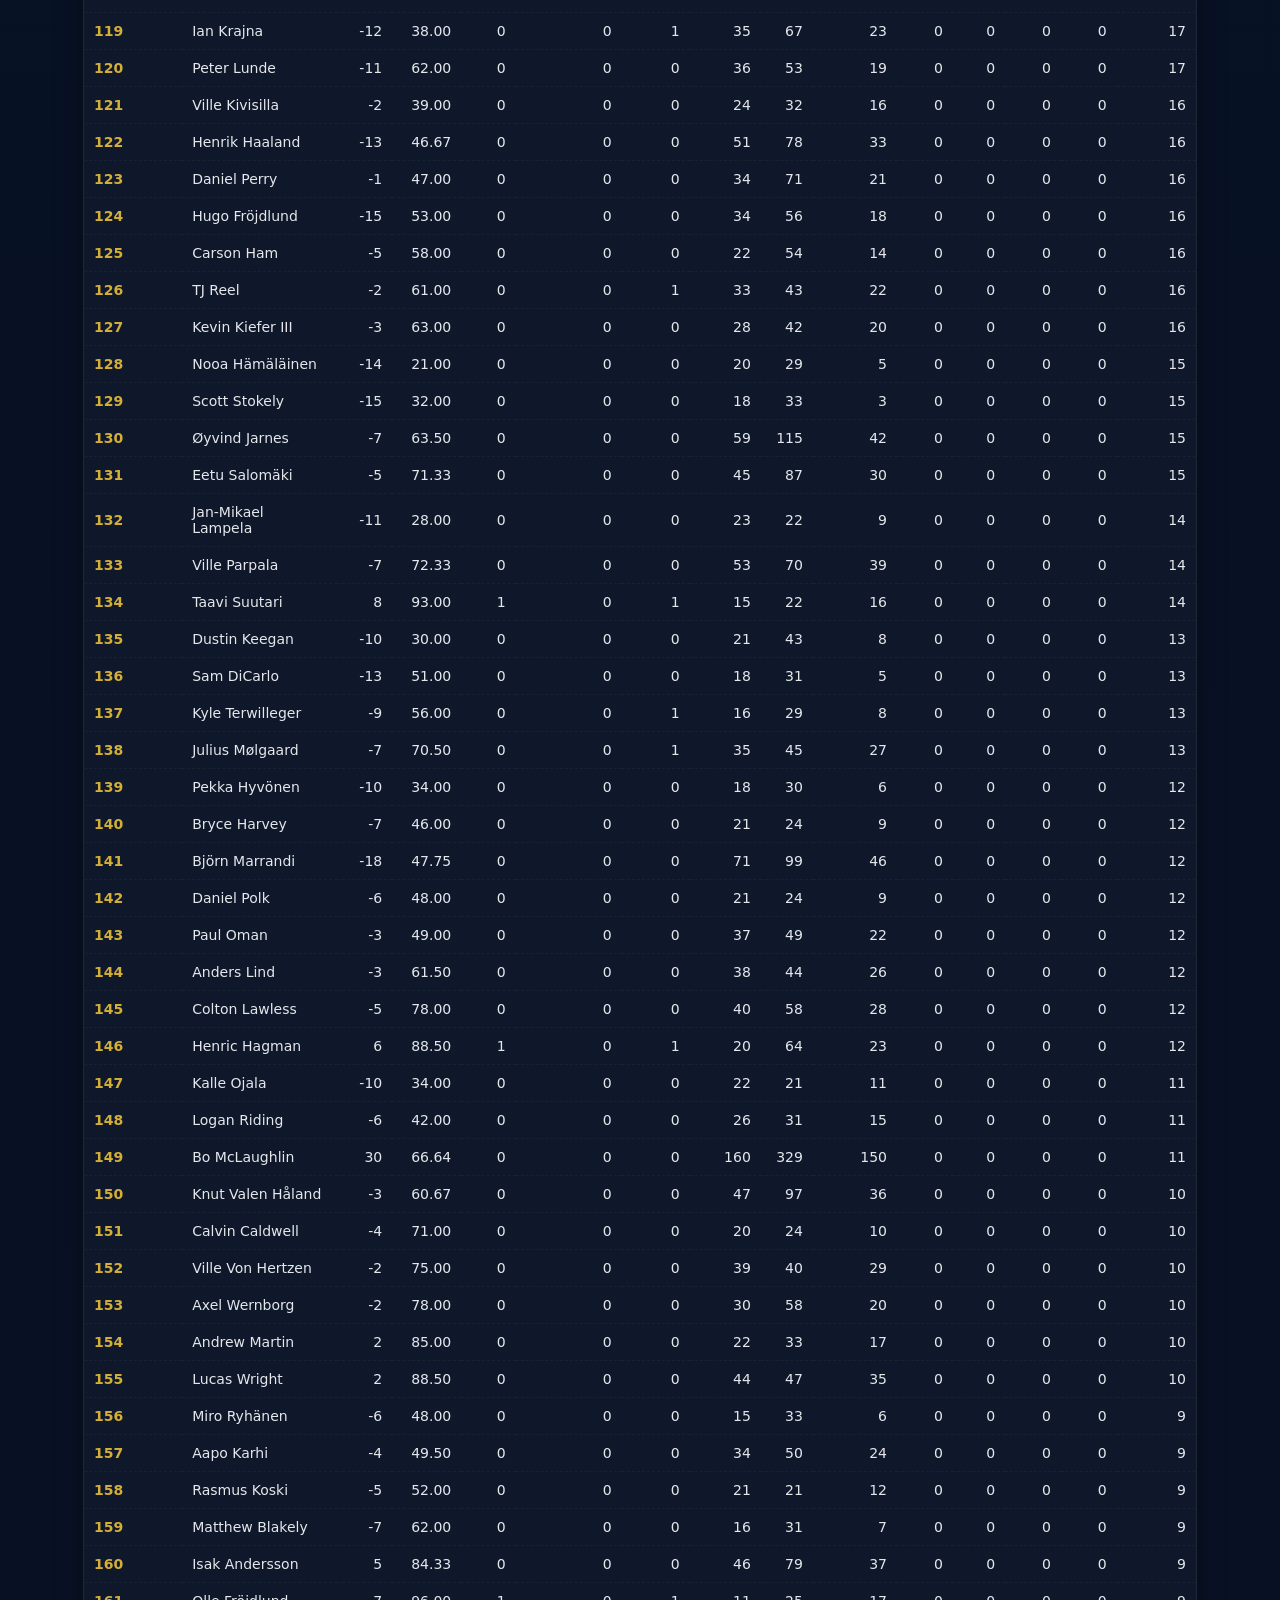
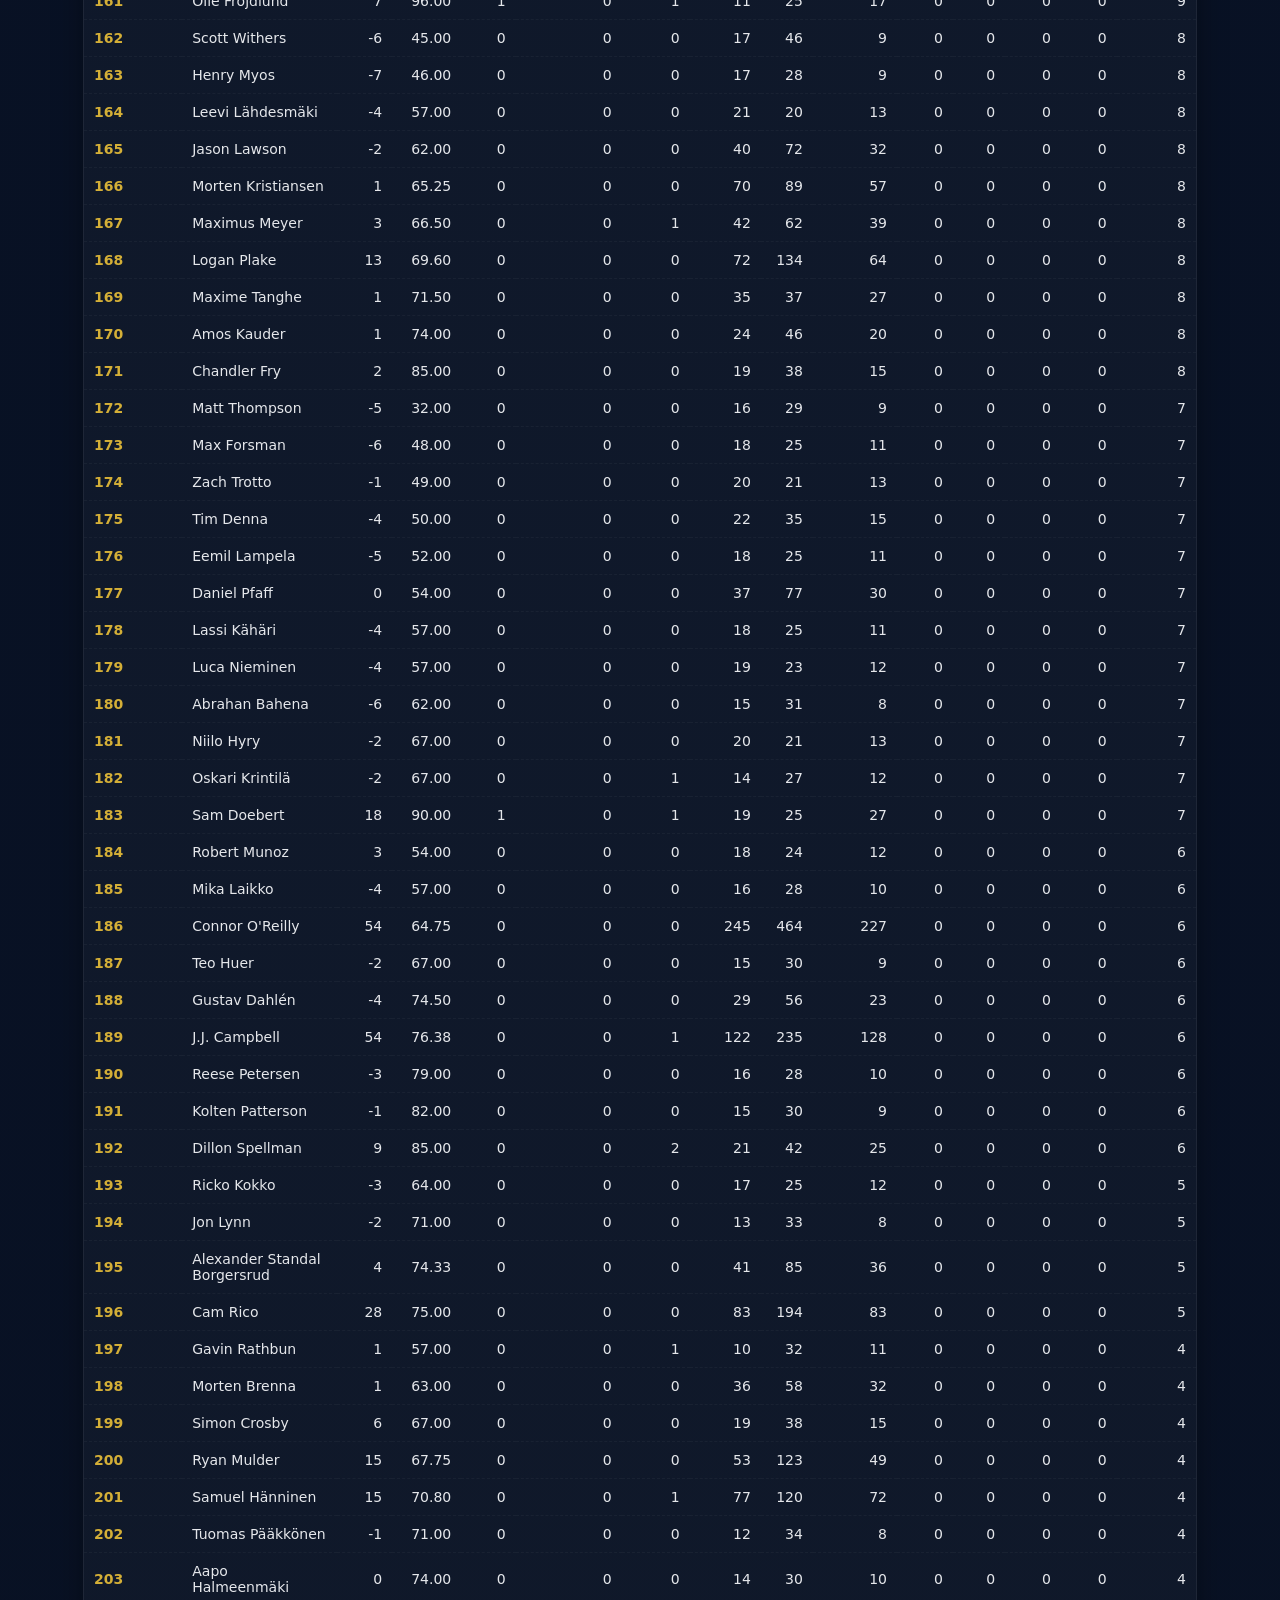
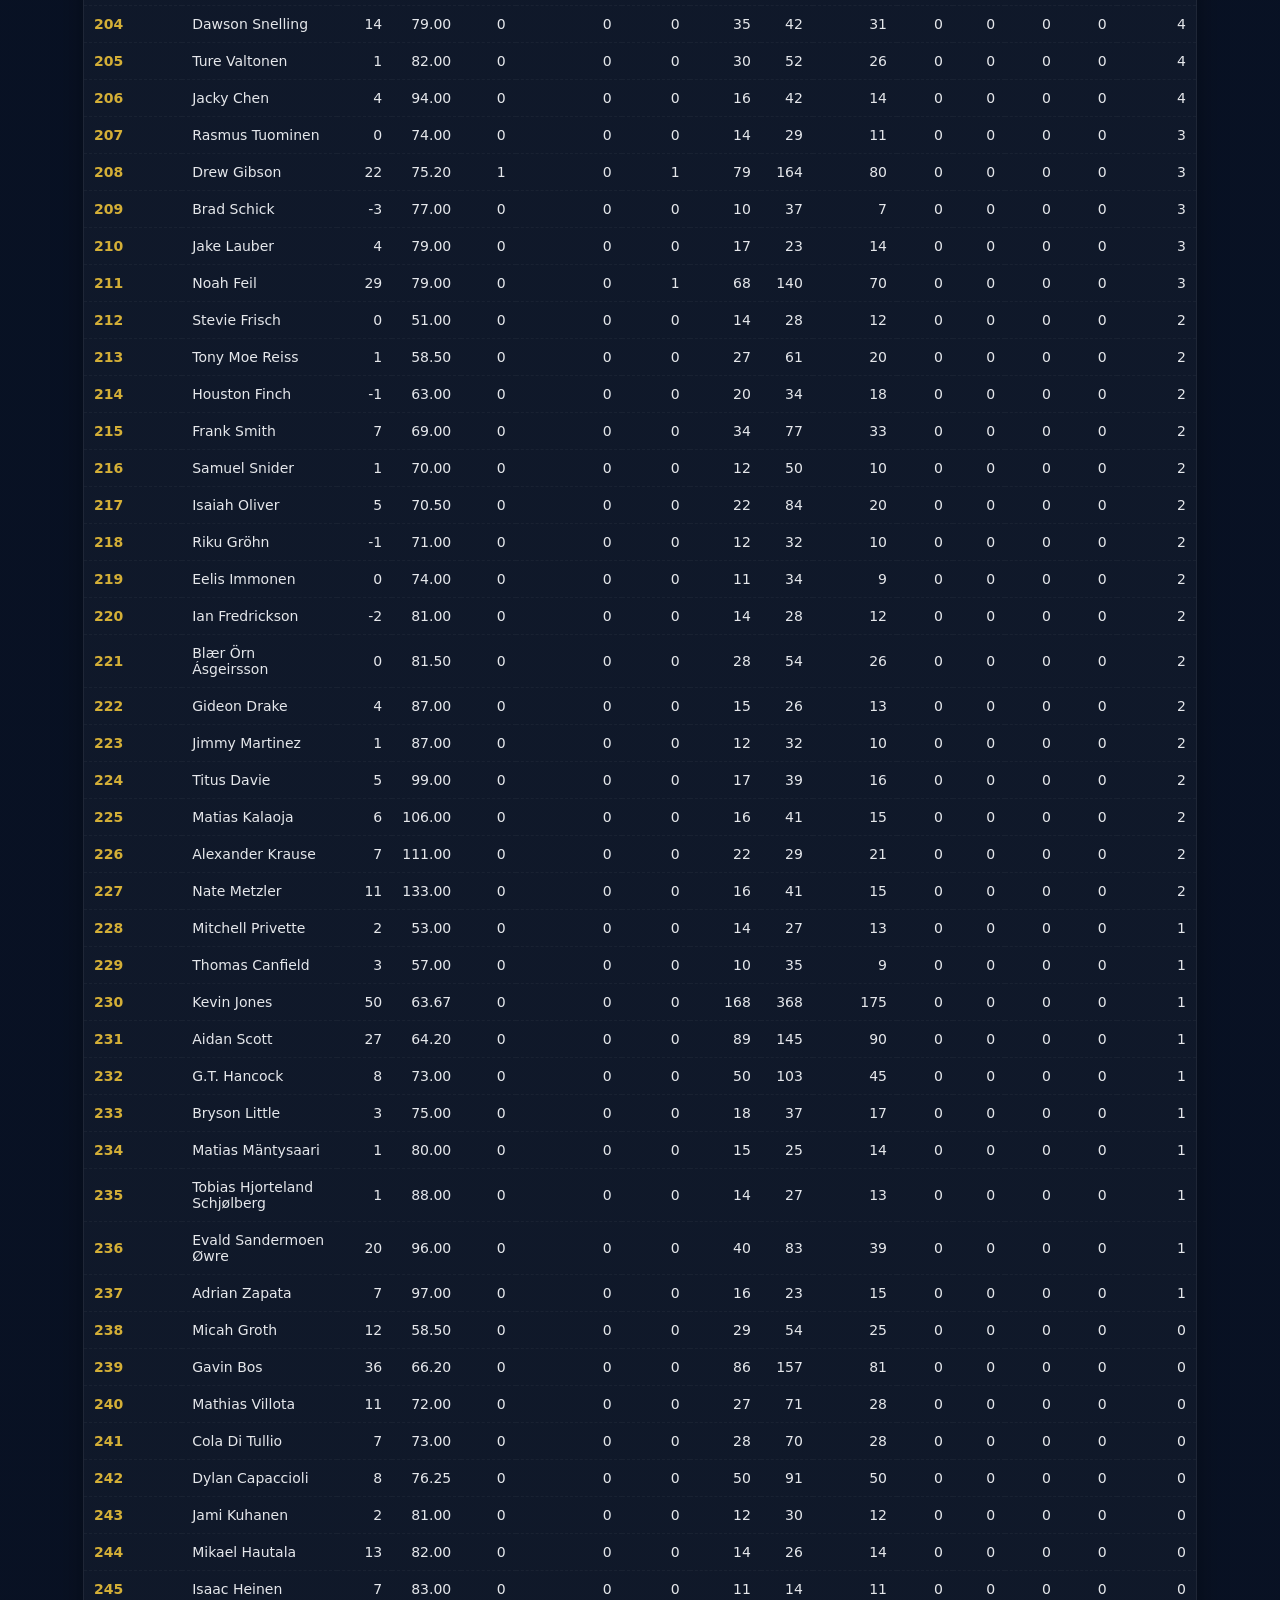
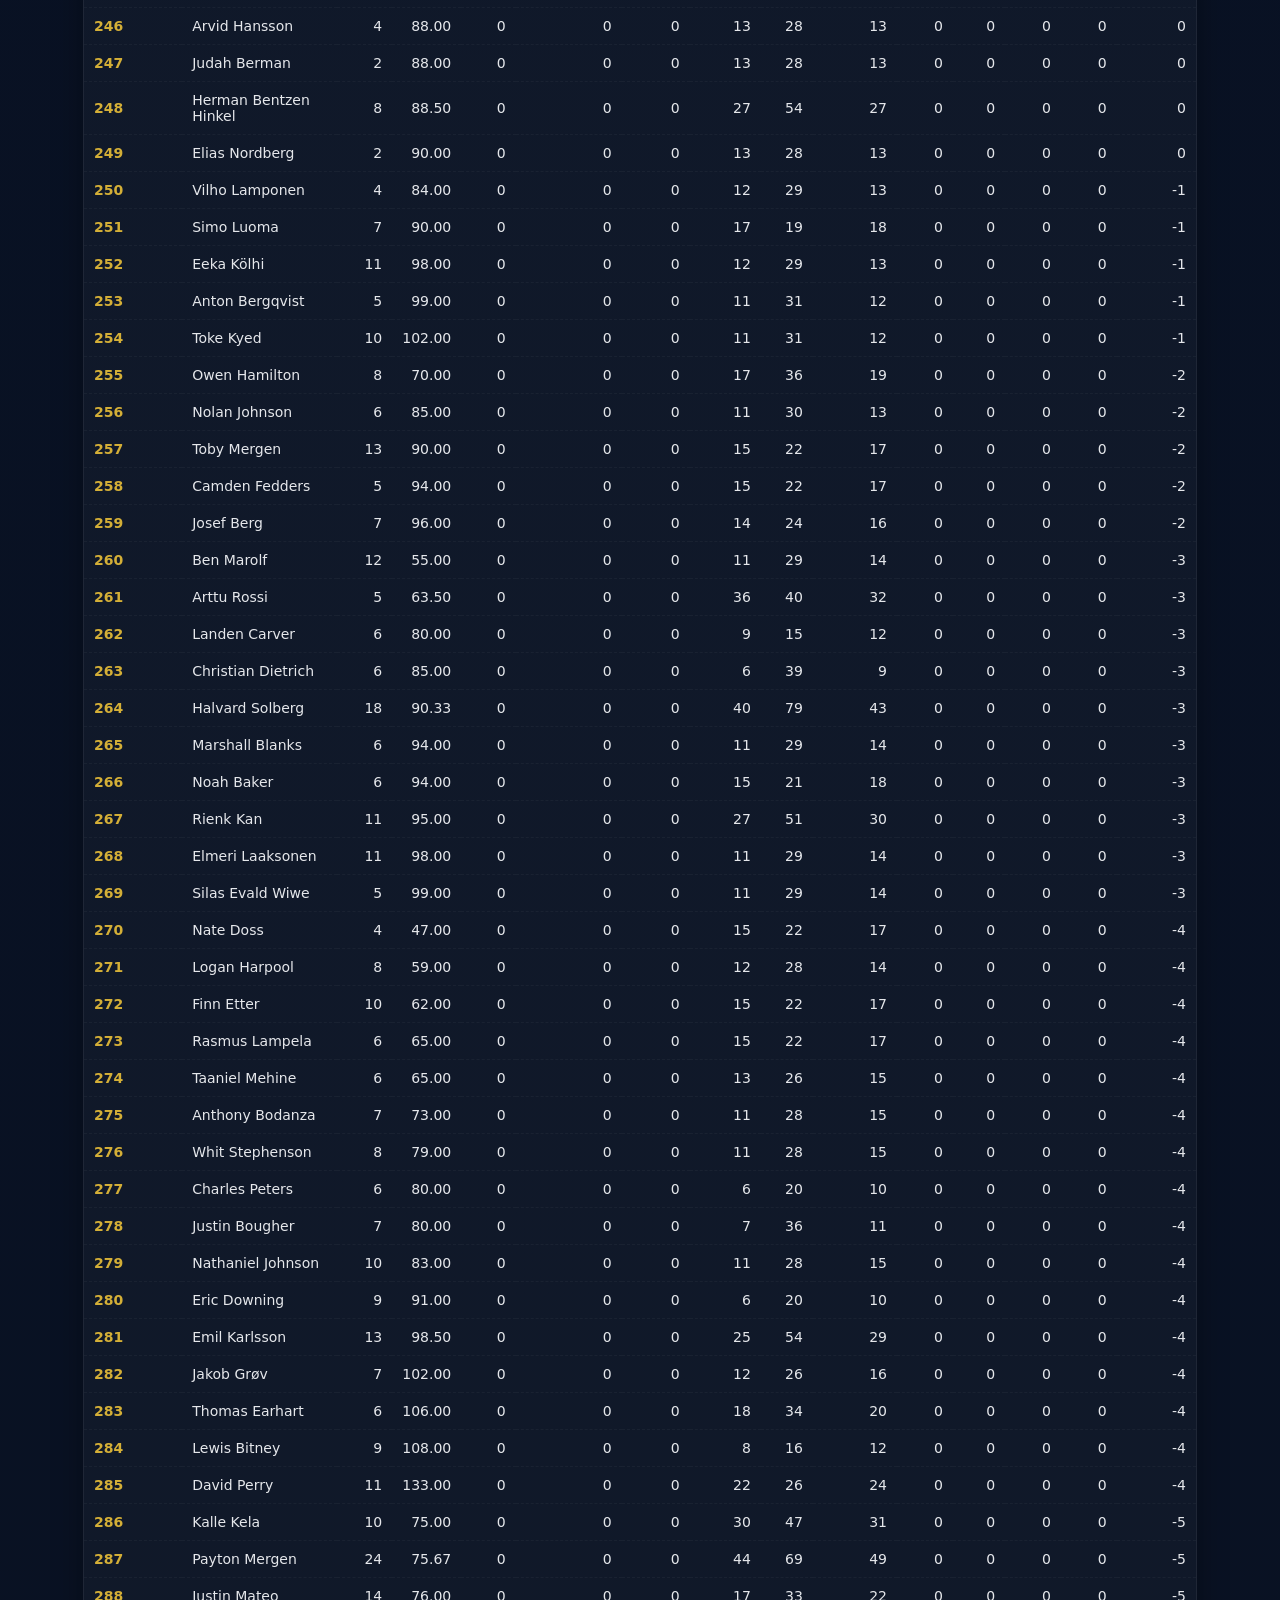
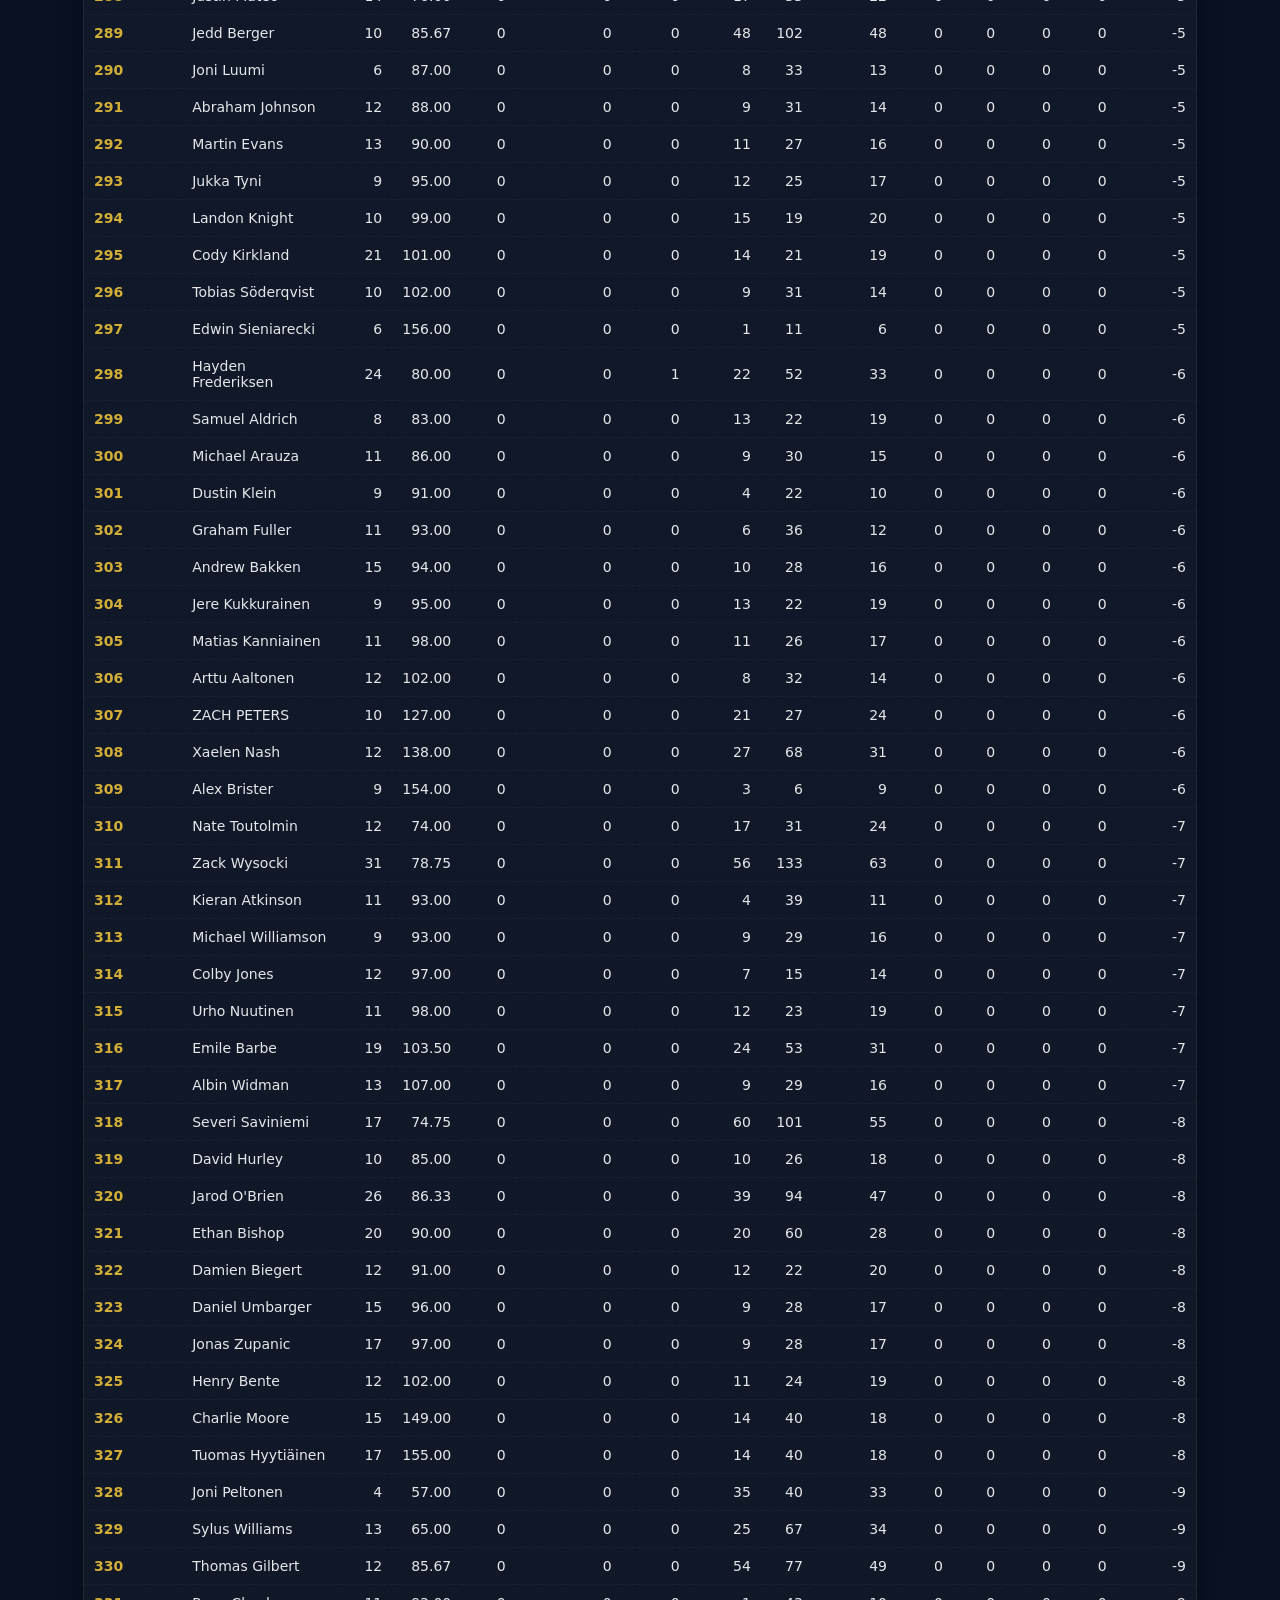
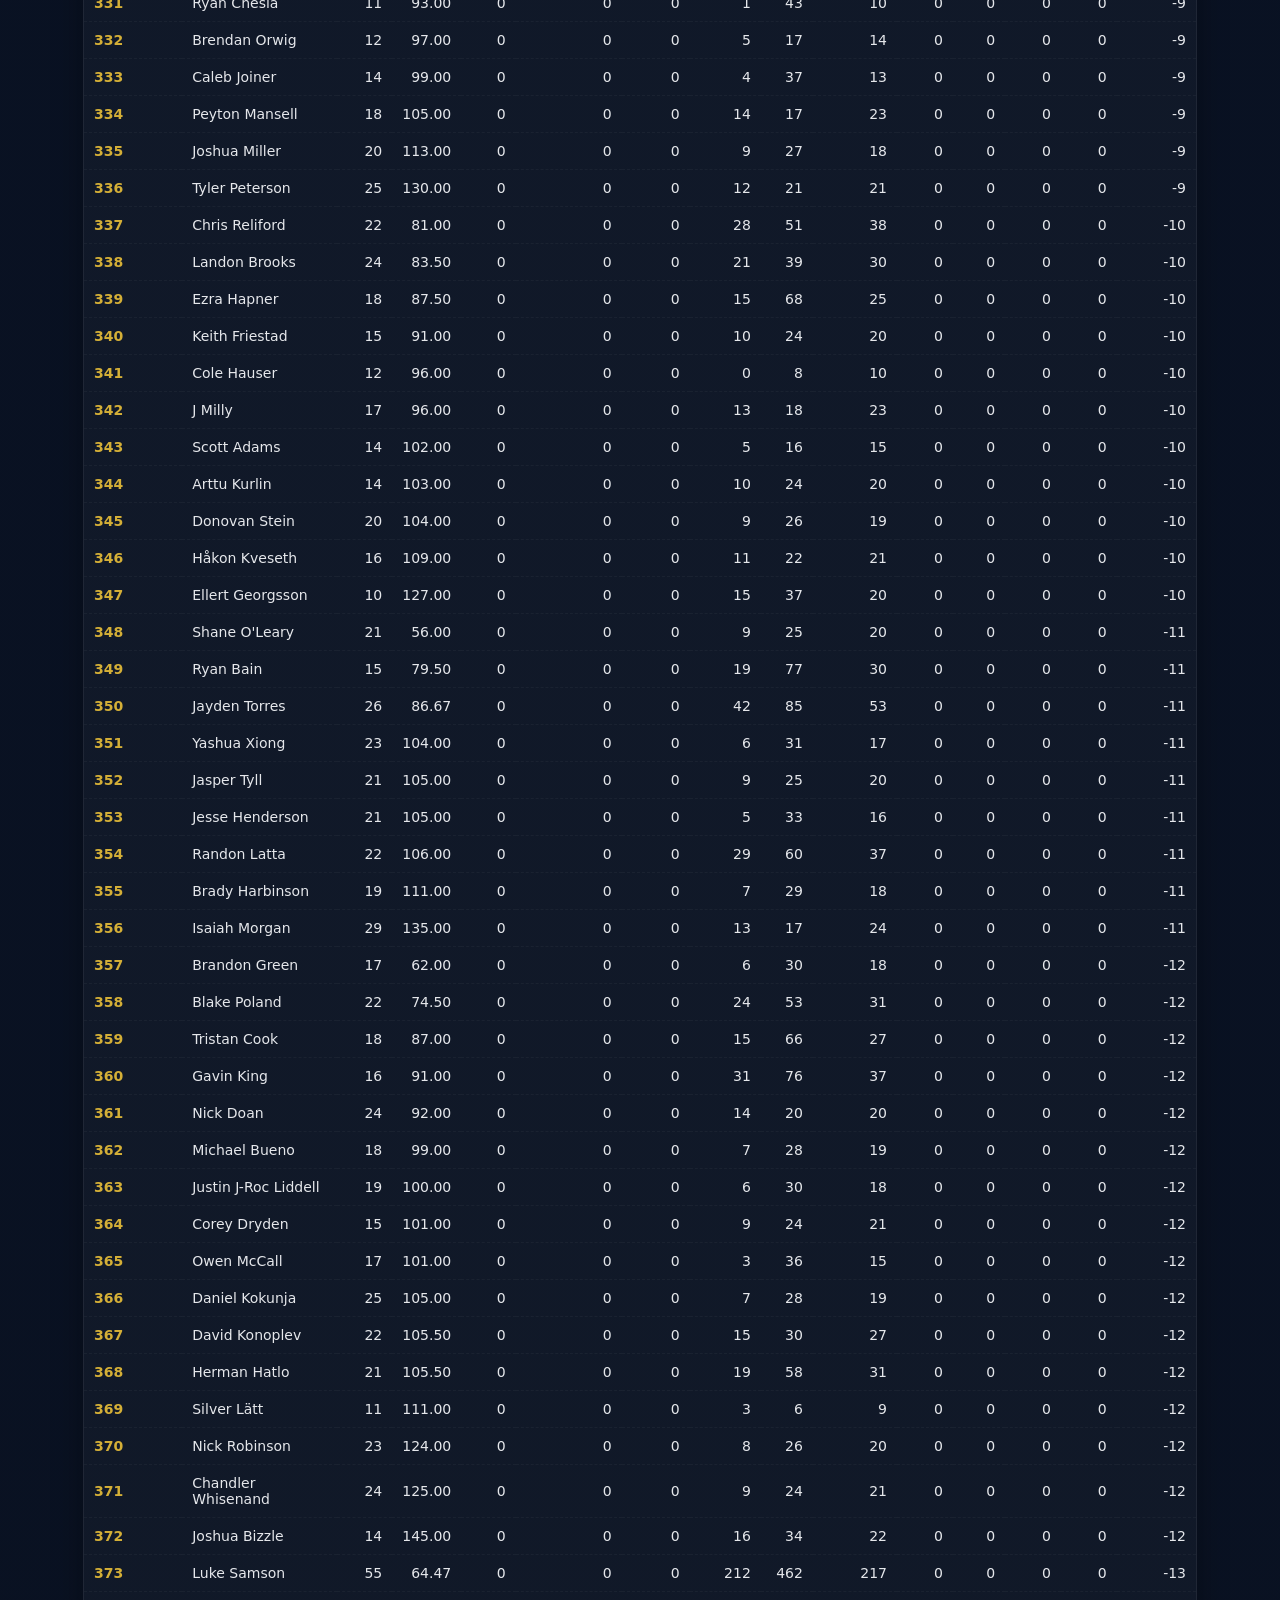
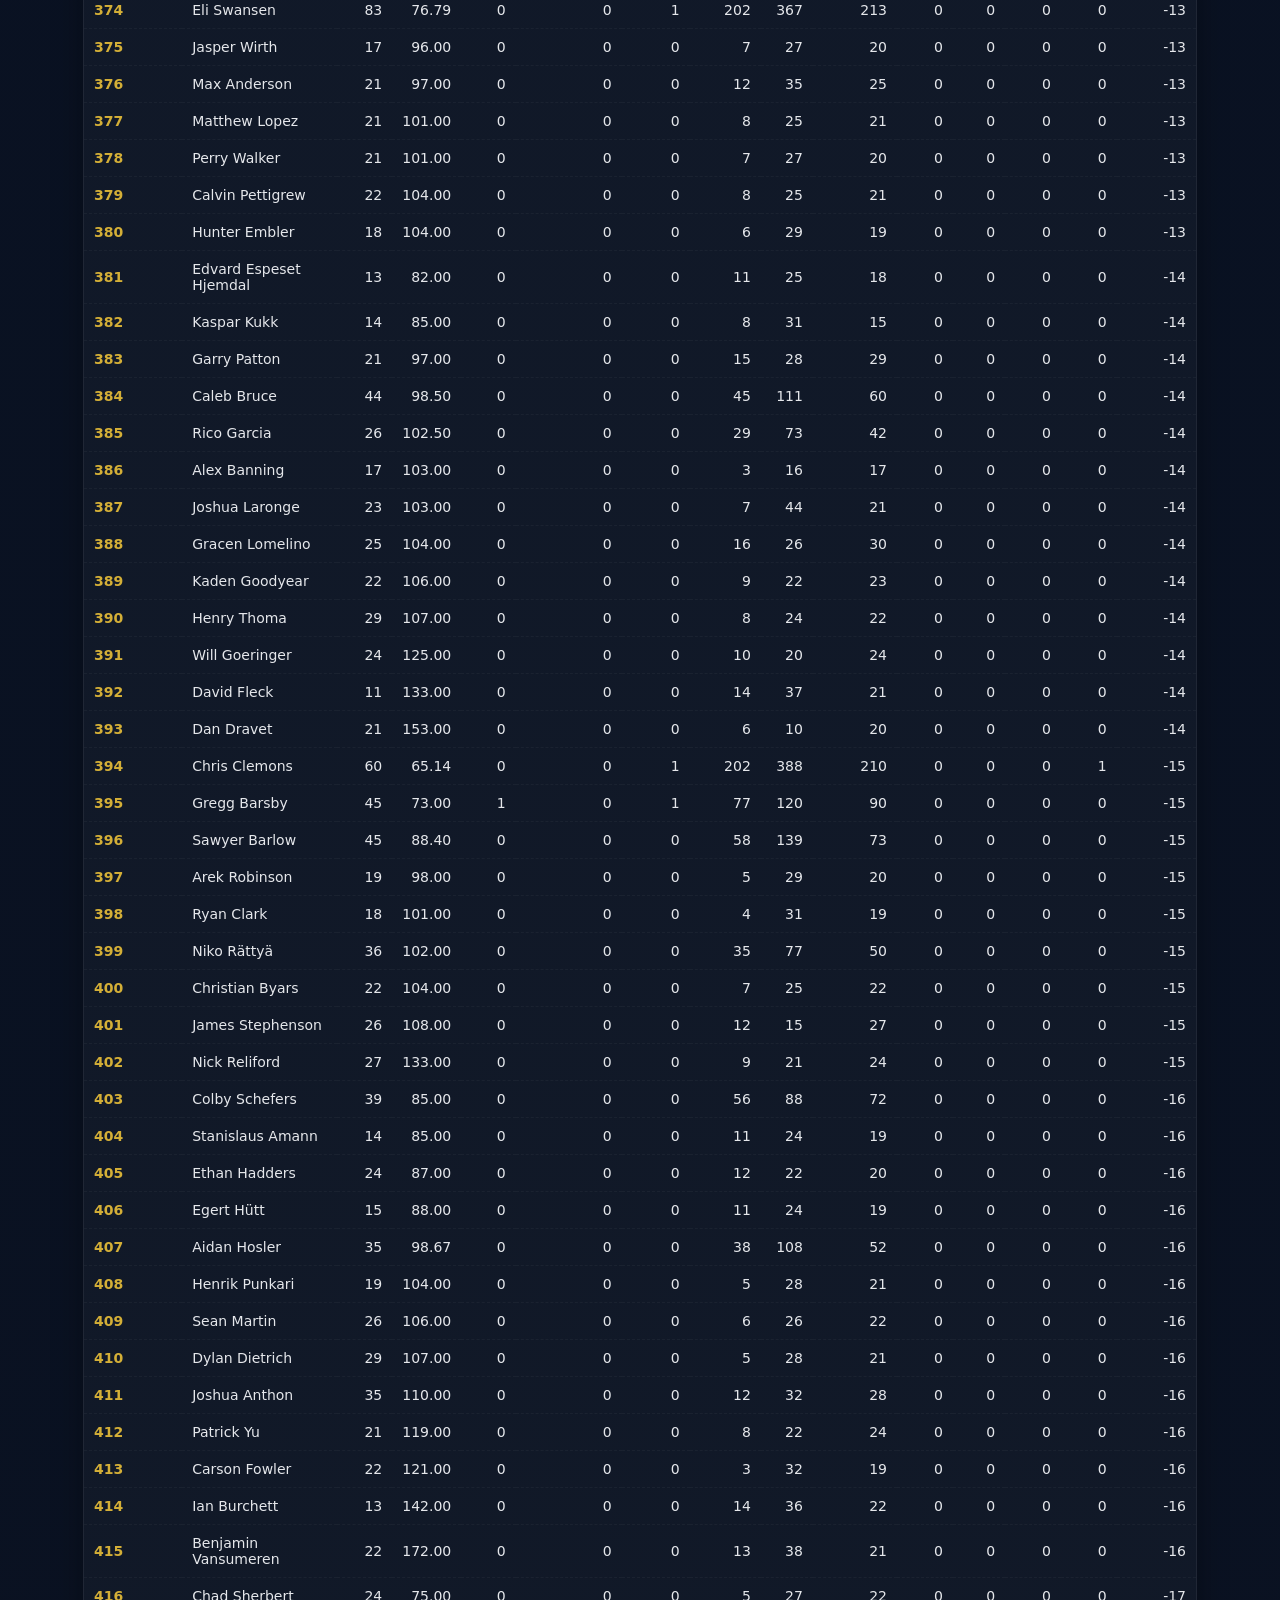
<file: eventstats.html>
<!doctype html>
<html lang="en">
<head>
  <meta charset="utf-8" />
  <meta name="viewport" content="width=device-width,initial-scale=1" />
  <title>The Mediocre Disc Golf Fantasy League — 2026</title>
  <link rel="stylesheet" href="assets/style.css" />
  <style>
    :root {
      --mdgfl-gold: #f5c542;
      --mdgfl-green: #6fbf4b;
      --mdgfl-yellow: #f5c542;
    }

    .stats-wrap {
      display: grid;
      gap: 18px;
    }
  </style>
</head>
<body>
  <nav class="subnav">
    <a href="index.html" class="nav-link">Home</a>
    <a href="standings.html" class="nav-link">Standings</a>
    <a href="stats.html" class="nav-link">Stats</a>
    <a href="trophy.html" class="nav-link">Trophy Room</a>
  </nav>

  <div class="wrap stats-wrap">
    <header class="header card">
      <img class="logo-img" src="assets/logo.png" alt="The Mediocre Disc Golf Fantasy League logo">
      <div>
        <h1>The Mediocre Disc Golf Fantasy League 2026</h1>
      </div>
    </header>

    <div class="bar card">
      <div class="bar-left">
        <label class="muted" for="eventSelect">View:</label>
        <select id="eventSelect"></select>
        <input id="searchInput" placeholder="Search player…">
      </div>
      <div class="bar-right">
        <button id="refreshBtn">Refresh</button>
        <button id="downloadBtn" title="Points fields intentionally blank for now">Download CSV</button>
      </div>
    </div>

    <div class="card table-wrap">
      <table id="statsTable">
        <thead id="thead"></thead>
        <tbody id="tbody">
          <tr><td class="muted">Loading…</td></tr>
        </tbody>
      </table>
    </div>

    <footer class="muted footer" id="footer"></footer>
  </div>

  <script>
    (function(){
      const links = document.querySelectorAll('.nav-link');
      const here = location.pathname.split('/').pop() || 'index.html';
      links.forEach(link => {
        const target = (link.getAttribute('href') || '').split('/').pop();
        if (target === here) link.classList.add('active');
        else link.classList.remove('active');
      });
    })();

    const TOTALS_VALUE = "__TOTALS__";
    const DEFAULT_SORT_KEY = "Total Points";

    const COLUMN_DEFS = [
      { key: "MDGFL Ranking", label: "MDGFL Ranking", numeric: false },
      { key: "Player", label: "Player", numeric: false },
      { key: "Total", label: "Total", numeric: true },
      { key: "Finish", label: "Finish", numeric: true },
      { key: "Aces", label: "Aces", numeric: true },
      { key: "Albatrosses", label: "Albatrosses", numeric: true },
      { key: "Eagles", label: "Eagles", numeric: true },
      { key: "Birdies", label: "Birdies", numeric: true },
      { key: "Pars", label: "Pars", numeric: true },
      { key: "Bogeys+", label: "Bogeys+", numeric: true },
      { key: "Wins", label: "Wins", numeric: true },
      { key: "Top 3s", label: "Top 3s", numeric: true },
      { key: "Top 10s", label: "Top 10s", numeric: true },
      { key: "Top 20s", label: "Top 20s", numeric: true },
      { key: "Total Points", label: "Total Points", numeric: true }
    ];

    let state = {
      events: [],
      rows: {},
      selectedEvent: TOTALS_VALUE,
      search: "",
      sortKey: DEFAULT_SORT_KEY,
      sortDir: "desc",
      updatedAt: null
    };

    function parseCsv(text) {
      const rows = [];
      let row = [];
      let cur = "";
      let inQuotes = false;

      for (let i = 0; i < text.length; i++) {
        const c = text[i];
        const next = text[i + 1];

        if (c === '"' && inQuotes && next === '"') {
          cur += '"';
          i++;
          continue;
        }
        if (c === '"') {
          inQuotes = !inQuotes;
          continue;
        }
        if (!inQuotes && c === ",") {
          row.push(cur);
          cur = "";
          continue;
        }
        if (!inQuotes && (c === "\n" || c === "\r")) {
          if (c === "\r" && next === "\n") i++;
          row.push(cur);
          cur = "";
          if (row.some(v => String(v).trim() !== "")) rows.push(row);
          row = [];
          continue;
        }
        cur += c;
      }

      row.push(cur);
      if (row.some(v => String(v).trim() !== "")) rows.push(row);
      return rows;
    }

    function norm(value) {
      return String(value ?? "").trim().toLowerCase().replace(/[_\s#]+/g, " ");
    }

    function escapeHtml(value) {
      return String(value ?? "")
        .replaceAll("&", "&amp;")
        .replaceAll("<", "&lt;")
        .replaceAll(">", "&gt;")
        .replaceAll('"', "&quot;")
        .replaceAll("'", "&#039;");
    }

    function toNumber(value) {
      const cleaned = String(value ?? "").trim().replace(/,/g, "");
      if (cleaned === "") return null;
      const n = Number(cleaned);
      return Number.isFinite(n) ? n : null;
    }

    function formatDate(value) {
      if (!value) return "";
      const d = new Date(value);
      if (Number.isNaN(d.getTime())) return "";
      return d.toLocaleString();
    }

    function safeEventLabel(evt) {
      return evt?.name || String(evt?.id || "").toUpperCase();
    }

    function buildEventSelect(events) {
      const select = document.getElementById("eventSelect");
      select.innerHTML = "";

      const totalOpt = document.createElement("option");
      totalOpt.value = TOTALS_VALUE;
      totalOpt.textContent = "Total Stats (Auto)";
      select.appendChild(totalOpt);

      events.forEach(evt => {
        const opt = document.createElement("option");
        opt.value = evt.id;
        opt.textContent = safeEventLabel(evt);
        select.appendChild(opt);
      });

      select.value = state.selectedEvent;
    }

    function mapHeaderIndexes(header) {
      const normalized = header.map(norm);
      const find = (...candidates) => {
        for (const candidate of candidates) {
          const want = norm(candidate);
          const exact = normalized.indexOf(want);
          if (exact >= 0) return exact;
        }
        for (const candidate of candidates) {
          const want = norm(candidate);
          const loose = normalized.findIndex(h => h.includes(want) || want.includes(h));
          if (loose >= 0) return loose;
        }
        return -1;
      };

      return {
        player: find("Player", "Name"),
        total: find("Total"),
        place: find("Place", "Finish"),
        aces: find("Aces"),
        albatrosses: find("Albatrosses"),
        eagles: find("Eagles"),
        birdies: find("Birdies"),
        pars: find("Pars"),
        bogeys: find("Bogeys+", "Bogeys"),
        wins: find("Wins"),
        top3: find("Top 3s", "Top3s", "Top 3"),
        top10: find("Top 10s", "Top10s", "Top 10"),
        top20: find("Top 20s", "Top20s", "Top 20"),
        totalPoints: find("Total Points","TotalPoints")
      };
    }

    function createBlankPointsRow(base) {
      return {
        "MDGFL Ranking": "",
        "Player": base["Player"] || "",
        "Total": base["Total"] || "",
        "Finish": base["Finish"] || "",
        "Aces": base["Aces"] || 0,
        "Albatrosses": base["Albatrosses"] || 0,
        "Eagles": base["Eagles"] || 0,
        "Birdies": base["Birdies"] || 0,
        "Pars": base["Pars"] || 0,
        "Bogeys+": base["Bogeys+"] || 0,
        "Wins": base["Wins"] || 0,
        "Top 3s": base["Top 3s"] || 0,
        "Top 10s": base["Top 10s"] || 0,
        "Top 20s": base["Top 20s"] || 0,
        "Total Points": "",
        "_sort_total_points": null
      };
    }

    function rowFromCsvRow(row, idx) {
      const totalPoints = idx.totalPoints >= 0 ? (toNumber(row[idx.totalPoints]) ?? 0) : 0;
      return {
        "MDGFL Ranking": "",
        "Player": row[idx.player] ?? "",
        "Total": row[idx.total] ?? "",
        "Finish": row[idx.place] ?? "",
        "Aces": toNumber(row[idx.aces]) ?? 0,
        "Albatrosses": toNumber(row[idx.albatrosses]) ?? 0,
        "Eagles": toNumber(row[idx.eagles]) ?? 0,
        "Birdies": toNumber(row[idx.birdies]) ?? 0,
        "Pars": toNumber(row[idx.pars]) ?? 0,
        "Bogeys+": toNumber(row[idx.bogeys]) ?? 0,
        "Wins": toNumber(row[idx.wins]) ?? 0,
        "Top 3s": toNumber(row[idx.top3]) ?? 0,
        "Top 10s": toNumber(row[idx.top10]) ?? 0,
        "Top 20s": toNumber(row[idx.top20]) ?? 0,
        "Total Points": totalPoints,
        "_sort_total_points": totalPoints
      };
    }

    function parseFinishForSort(value) {
      const s = String(value ?? "").trim().toUpperCase();
      if (!s) return 999999;
      const digits = s.replace(/[^0-9]/g, "");
      if (!digits) return 999999;
      return Number(digits);
    }

    function compareFinish(a, b) {
      const pa = parseFinishForSort(a["Finish"]);
      const pb = parseFinishForSort(b["Finish"]);
      if (pa !== pb) return pa - pb;
      return String(a["Player"] || "").localeCompare(String(b["Player"] || ""));
    }

    function totalValue(row, key) {
      if (key === "Total Points") return row._sort_total_points;
      if (key === "Finish") return parseFinishForSort(row[key]);
      const numeric = toNumber(row[key]);
      return numeric !== null ? numeric : String(row[key] ?? "");
    }

    function sortRows(rows) {
      const dir = state.sortDir === "asc" ? 1 : -1;
      const sortKey = state.sortKey;

      rows.sort((a, b) => {
        const av = totalValue(a, sortKey);
        const bv = totalValue(b, sortKey);

        const aNull = av === null || av === "";
        const bNull = bv === null || bv === "";

        if (aNull && !bNull) return 1;
        if (!aNull && bNull) return -1;

        if (typeof av === "number" && typeof bv === "number") {
          if (av !== bv) return (av - bv) * dir;
        } else {
          const cmp = String(av).localeCompare(String(bv), undefined, { numeric: true, sensitivity: "base" });
          if (cmp !== 0) return cmp * dir;
        }

        return compareFinish(a, b);
      });

      rows.forEach((row, i) => {
        row["MDGFL Ranking"] = i + 1;
      });

      return rows;
    }

    function buildTotals(allEventRows) {
      const byPlayer = new Map();

      allEventRows.forEach(row => {
        const player = String(row["Player"] || "").trim();
        if (!player) return;

        if (!byPlayer.has(player)) {
          byPlayer.set(player, createBlankPointsRow({ "Player": player }));
        }

        const agg = byPlayer.get(player);
        agg["Player"] = player;
        agg["Aces"] += toNumber(row["Aces"]) ?? 0;
        agg["Albatrosses"] += toNumber(row["Albatrosses"]) ?? 0;
        agg["Eagles"] += toNumber(row["Eagles"]) ?? 0;
        agg["Birdies"] += toNumber(row["Birdies"]) ?? 0;
        agg["Pars"] += toNumber(row["Pars"]) ?? 0;
        agg["Bogeys+"] += toNumber(row["Bogeys+"]) ?? 0;
        agg["Wins"] += toNumber(row["Wins"]) ?? 0;
        agg["Top 3s"] += toNumber(row["Top 3s"]) ?? 0;
        agg["Top 10s"] += toNumber(row["Top 10s"]) ?? 0;
        agg["Top 20s"] += toNumber(row["Top 20s"]) ?? 0;
        agg["Total Points"] = (toNumber(agg["Total Points"]) ?? 0) + (toNumber(row["Total Points"]) ?? 0);
        agg["_sort_total_points"] = agg["Total Points"];
        const finishVal = parseFinishForSort(row["Finish"]);
        if (finishVal < 999999) {
          agg["_finish_sum"] = (agg["_finish_sum"]||0) + finishVal;
          agg["_finish_count"] = (agg["_finish_count"]||0) + 1;
        }

        const currentFinish = parseFinishForSort(agg["Finish"]);
        const candidateFinish = parseFinishForSort(row["Finish"]);
        if (!agg["Finish"] || candidateFinish < currentFinish) {
          agg["Finish"] = row["Finish"] || "";
        }

        const currentTotal = toNumber(agg["Total"]);
        const candidateTotal = toNumber(row["Total"]);
        if (candidateTotal !== null) {
          if (currentTotal === null) agg["Total"] = row["Total"];
          else agg["Total"] = String(currentTotal + candidateTotal);
        }
      });

      const out = Array.from(byPlayer.values());
      out.forEach(row=>{
        if(row["_finish_count"]){
          row["Finish"] = (row["_finish_sum"]/row["_finish_count"]).toFixed(2);
        }
      });
      return out;
    }

    function parseDateOnly(value) {
      const s = String(value ?? "").trim();
      if (!s) return null;

      const iso = s.match(/^(\d{4})-(\d{2})-(\d{2})/);
      if (iso) {
        return new Date(Number(iso[1]), Number(iso[2]) - 1, Number(iso[3]));
      }

      const slash = s.match(/^(\d{1,2})\/(\d{1,2})\/(\d{4})$/);
      if (slash) {
        return new Date(Number(slash[3]), Number(slash[1]) - 1, Number(slash[2]));
      }

      const parsed = new Date(s);
      if (Number.isNaN(parsed.getTime())) return null;
      return new Date(parsed.getFullYear(), parsed.getMonth(), parsed.getDate());
    }

    function todayDateOnly() {
      const now = new Date();
      return new Date(now.getFullYear(), now.getMonth(), now.getDate());
    }

    async function eventHasStarted(event) {
      if (!event?.stats_csv) return false;

      try {
        const res = await fetch(event.stats_csv, { cache: "no-store" });
        if (!res.ok) return false;

        const text = await res.text();
        const parsed = parseCsv(text);
        if (parsed.length < 2) return false;

        const header = parsed[0].map(norm);
        const startIdx = header.findIndex(h => h === "event start date" || h === "event start date");

        // Strict behavior: if we cannot find or parse the start date, do NOT include the event.
        if (startIdx < 0) return false;

        for (let i = 1; i < parsed.length; i++) {
          const row = parsed[i] || [];
          const startDate = parseDateOnly(row[startIdx]);
          if (startDate) {
            return startDate.getTime() <= todayDateOnly().getTime();
          }
        }

        return false;
      } catch (err) {
        console.error("Failed event start-date check for", event?.id, err);
        return false;
      }
    }

    async function loadEvents() {
      const res = await fetch("data/events.json", { cache: "no-store" });
      if (!res.ok) throw new Error(`Failed to load data/events.json (${res.status})`);
      const data = await res.json();
      if (!Array.isArray(data)) throw new Error("events.json must be an array");

      const candidates = data.filter(evt => evt && evt.id && evt.stats_csv);
      const checks = await Promise.all(candidates.map(eventHasStarted));
      return candidates.filter((evt, i) => checks[i]);
    }

    async function loadEventRows(event) {
      const res = await fetch(event.stats_csv, { cache: "no-store" });
      if (!res.ok) throw new Error(`Failed to load ${event.stats_csv} (${res.status})`);
      const text = await res.text();
      const parsed = parseCsv(text);
      if (parsed.length < 2) return [];
      const header = parsed[0];
      const idx = mapHeaderIndexes(header);
      return parsed.slice(1).map(row => rowFromCsvRow(row, idx));
    }

    async function loadAllRows(events) {
      const rowsByEvent = {};
      for (const event of events) {
        rowsByEvent[event.id] = await loadEventRows(event);
      }
      return rowsByEvent;
    }

    function renderTable(rows) {
      const thead = document.getElementById("thead");
      const tbody = document.getElementById("tbody");

      const headHtml = "<tr>" + COLUMN_DEFS.map(col => {
        const cls = col.numeric ? ' class="num"' : "";
        return `<th${cls}>${escapeHtml(col.label)}</th>`;
      }).join("") + "</tr>";
      thead.innerHTML = headHtml;

      if (!rows.length) {
        tbody.innerHTML = '<tr><td colspan="15" class="muted">No rows found.</td></tr>';
        return;
      }

      tbody.innerHTML = rows.map(row => {
        return "<tr>" + COLUMN_DEFS.map(col => {
          const value = row[col.key] ?? "";
          const cls = col.key === "MDGFL Ranking" ? ' class="place"' : (col.numeric ? ' class="num"' : "");
          return `<td${cls}>${escapeHtml(value)}</td>`;
        }).join("") + "</tr>";
      }).join("");
    }

    function updateFooter(rows) {
      const footer = document.getElementById("footer");
      const eventLabel = state.selectedEvent === TOTALS_VALUE
        ? "Total Stats (Auto)"
        : safeEventLabel(state.events.find(evt => evt.id === state.selectedEvent));
      footer.textContent = `${eventLabel} • Rows: ${rows.length} • Started events only • Sorted by ${state.sortKey} • Updated: ${formatDate(state.updatedAt)}`;
    }

    function downloadCurrentCsv(rows) {
      const headers = COLUMN_DEFS.map(c => c.label);
      const lines = [headers.join(",")];

      rows.forEach(row => {
        const values = COLUMN_DEFS.map(col => {
          const raw = row[col.key] ?? "";
          const value = String(raw).replaceAll('"', '""');
          return /[",\n]/.test(value) ? `"${value}"` : value;
        });
        lines.push(values.join(","));
      });

      const blob = new Blob([lines.join("\n")], { type: "text/csv;charset=utf-8;" });
      const url = URL.createObjectURL(blob);
      const a = document.createElement("a");
      const selected = state.selectedEvent === TOTALS_VALUE ? "total_stats" : state.selectedEvent;
      a.href = url;
      a.download = `${selected}_stats_view.csv`;
      document.body.appendChild(a);
      a.click();
      a.remove();
      URL.revokeObjectURL(url);
    }

    function applySearch(rows) {
      const q = state.search.trim().toLowerCase();
      if (!q) return rows;
      return rows.filter(row => String(row["Player"] || "").toLowerCase().includes(q));
    }

    function currentRows() {
      let rows;

      if (state.selectedEvent === TOTALS_VALUE) {
        rows = buildTotals(Object.values(state.rows).flat());
      } else {
        rows = (state.rows[state.selectedEvent] || []).map(row => ({ ...row }));
      }

      rows = applySearch(rows);
      rows = sortRows(rows);
      return rows;
    }

    function render() {
      const rows = currentRows();
      renderTable(rows);
      updateFooter(rows);
    }

    async function refresh() {
      const events = await loadEvents();
      state.events = events;
      buildEventSelect(events);

      const rowsByEvent = await loadAllRows(events);
      state.rows = rowsByEvent;
      state.updatedAt = new Date().toISOString();
      render();
    }

    document.getElementById("eventSelect").addEventListener("change", (e) => {
      state.selectedEvent = e.target.value;
      render();
    });

    document.getElementById("searchInput").addEventListener("input", (e) => {
      state.search = e.target.value || "";
      render();
    });

    document.getElementById("refreshBtn").addEventListener("click", () => {
      refresh().catch(showError);
    });

    document.getElementById("downloadBtn").addEventListener("click", () => {
      downloadCurrentCsv(currentRows());
    });

    function showError(err) {
      console.error(err);
      document.getElementById("thead").innerHTML = "";
      document.getElementById("tbody").innerHTML = `<tr><td colspan="15" class="muted">${escapeHtml(err?.message || "Unable to load stats.")}</td></tr>`;
      document.getElementById("footer").textContent = "Check your data and file paths.";
    }

    refresh().catch(showError);
  </script>
</body>
</html>
</file>
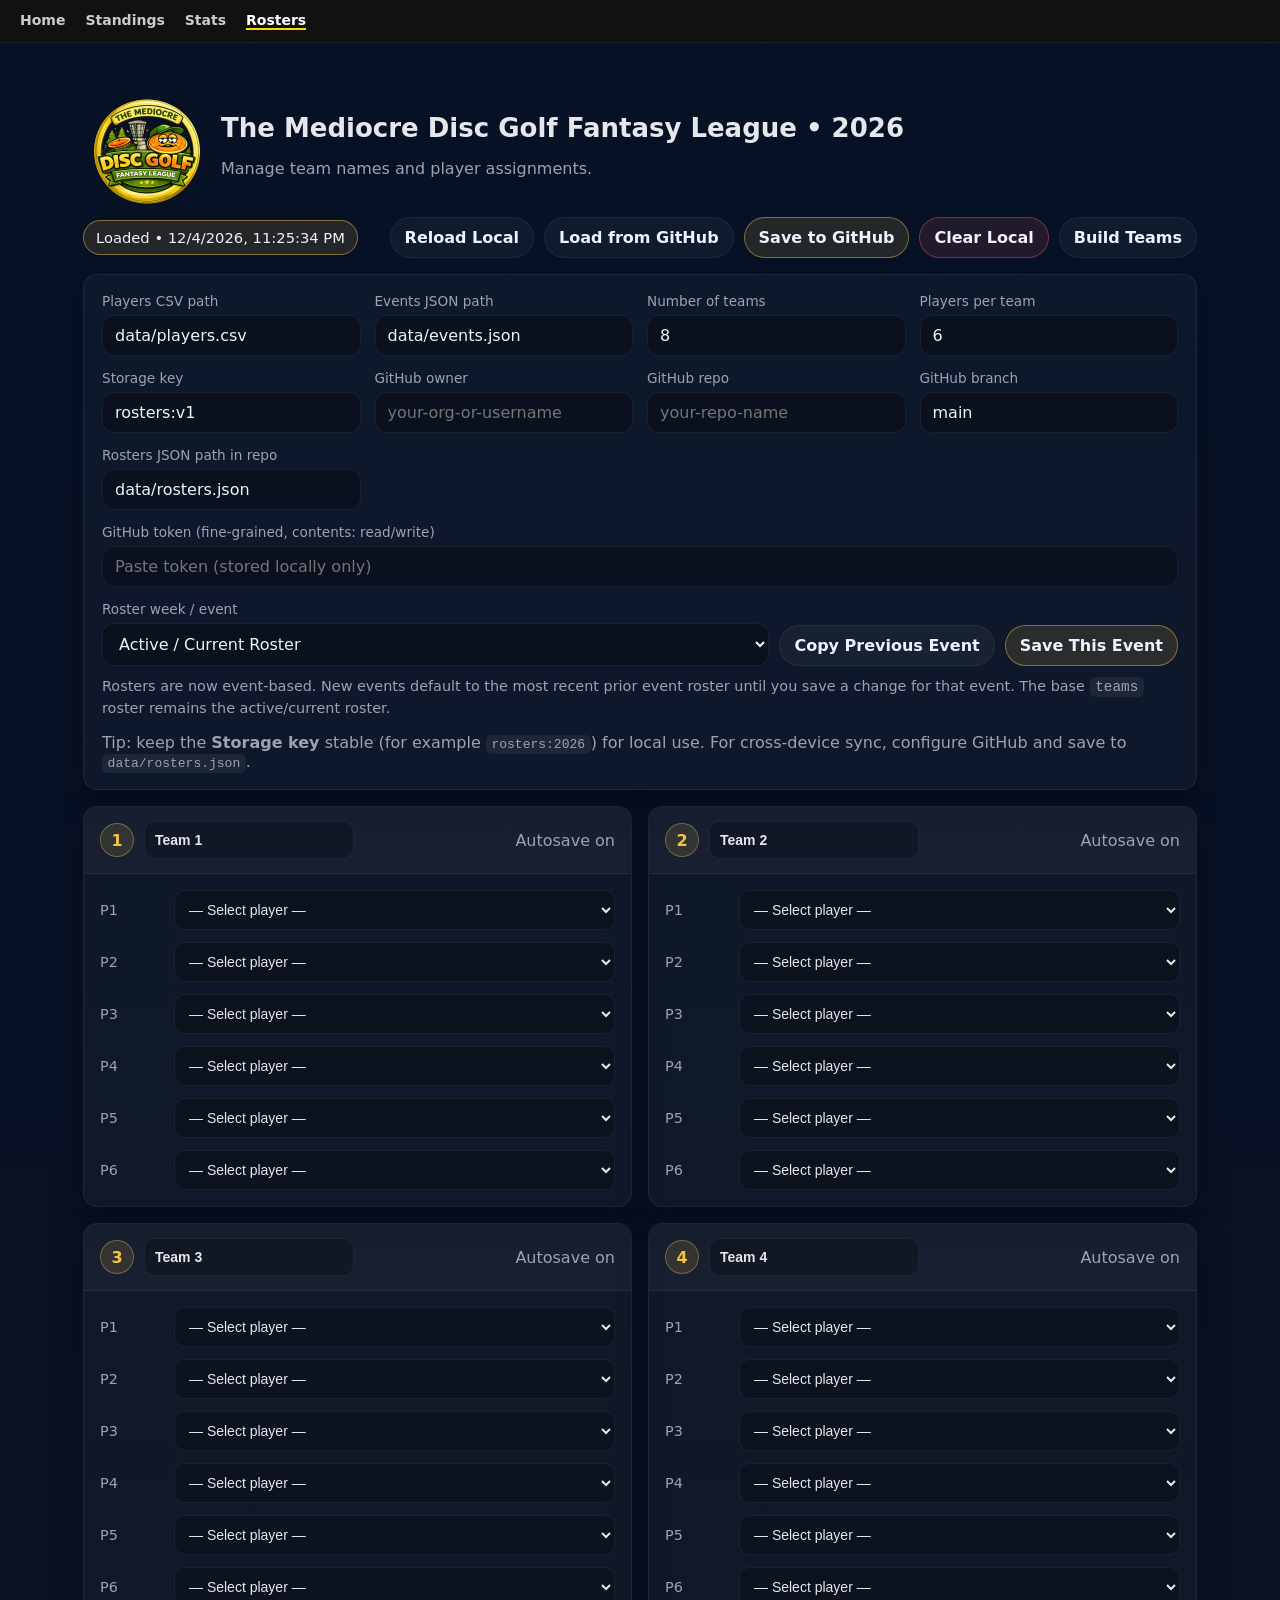
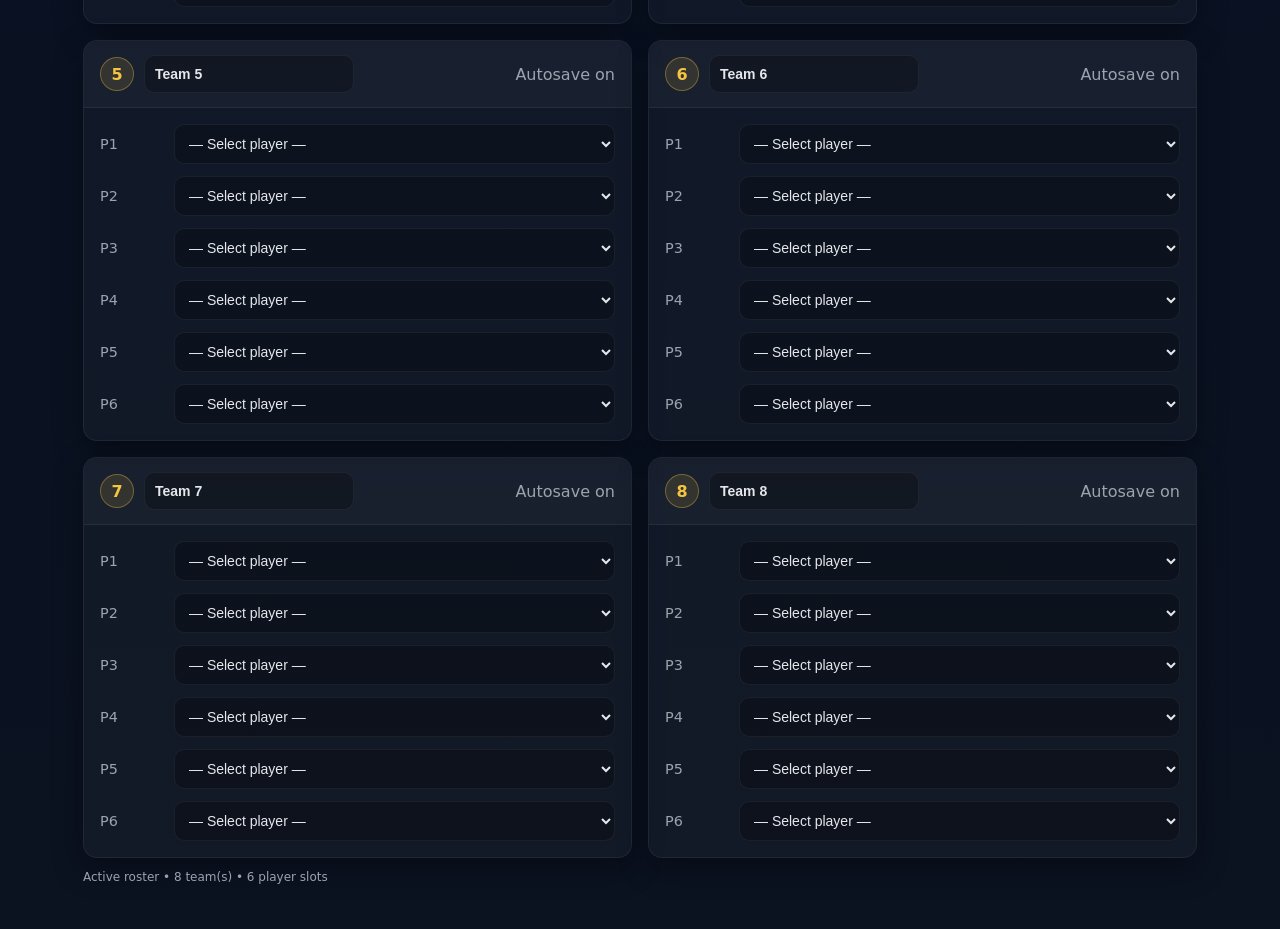
<file: rosters.html>
<!doctype html>
<html lang="en">
<head>
  <meta charset="utf-8" />
  <meta name="viewport" content="width=device-width,initial-scale=1" />
  <title>The Mediocre Disc Golf Fantasy League — Rosters</title>
  <link rel="stylesheet" href="assets/style.css" />

  <style>
    .toolbar{
      display:flex;
      gap:10px;
      flex-wrap:wrap;
      align-items:center;
      justify-content:space-between;
      margin-bottom:16px;
    }
    .toolbar-left{display:flex;gap:10px;flex-wrap:wrap;align-items:center}
    .toolbar-right{display:flex;gap:10px;flex-wrap:wrap;align-items:center}

    .btn{
      appearance:none;
      border:1px solid var(--line, rgba(255,255,255,.14));
      background:rgba(255,255,255,.04);
      color:var(--text, #eef2ff);
      padding:10px 14px;
      border-radius:999px;
      cursor:pointer;
      font:inherit;
      font-weight:700;
      transition:transform .12s ease, background .12s ease, border-color .12s ease;
    }
    .btn:hover{ transform:translateY(-1px); background:rgba(255,255,255,.07); }
    .btn.primary{ background:rgba(245,197,66,.12); border-color:rgba(245,197,66,.45); }
    .btn.danger{ background:rgba(255,106,106,.10); border-color:rgba(255,106,106,.35); }

    .save-pill{
      display:inline-flex;
      align-items:center;
      border:1px solid var(--line, rgba(255,255,255,.14));
      border-radius:999px;
      padding:8px 12px;
      font-size:.92rem;
    }

    .controls-grid{
      display:grid;
      grid-template-columns:repeat(4, minmax(0,1fr));
      gap:14px;
    }
    .controls-grid .full{ grid-column:1 / -1; }

    .event-controls{
      display:grid;
      grid-template-columns:minmax(220px, 1fr) auto auto;
      gap:10px;
      align-items:end;
      margin-top:14px;
    }
    @media (max-width: 780px){ .event-controls{ grid-template-columns:1fr; } }

    .event-note{
      color:var(--muted, #aab3c5);
      font-size:.9rem;
      margin-top:10px;
      line-height:1.45;
    }

    @media (max-width: 980px){ .controls-grid{ grid-template-columns:repeat(2, minmax(0,1fr)); } }
    @media (max-width: 640px){ .controls-grid{ grid-template-columns:1fr; } }

    .field label{
      display:block;
      margin:0 0 6px;
      font-size:.85rem;
      color:var(--muted, #aab3c5);
    }
    .field input, .field select{
      width:100%;
      border:1px solid var(--line, rgba(255,255,255,.14));
      background:rgba(8,12,20,.55);
      color:var(--text, #eef2ff);
      padding:10px 12px;
      border-radius:12px;
      font:inherit;
    }
    .field input:focus, .field select:focus{
      outline:none;
      border-color:rgba(245,197,66,.55);
      box-shadow:0 0 0 3px rgba(245,197,66,.12);
    }

    .teams{
      display:grid;
      grid-template-columns:repeat(2, minmax(0,1fr));
      gap:16px;
      margin-top:16px;
    }
    @media (max-width: 980px){ .teams{ grid-template-columns:1fr; } }

    .team-card{ overflow:hidden; }
    .team-head{
      display:flex;
      align-items:center;
      justify-content:space-between;
      gap:12px;
      padding:14px 16px;
      border-bottom:1px solid var(--line, rgba(255,255,255,.14));
      background:rgba(255,255,255,.03);
      flex-wrap:wrap;
    }
    .team-head-left{ display:flex; align-items:center; gap:10px; flex:1; min-width:240px; }
    .team-index{
      width:34px; height:34px; border-radius:999px; display:grid; place-items:center;
      font-weight:800; background:rgba(245,197,66,.12); border:1px solid rgba(245,197,66,.35);
      color:var(--gold, #f5c542); flex:0 0 auto;
    }
    .team-name{ font-weight:800; }
    .team-body{ padding:16px; display:grid; gap:12px; }
    .slot{ display:grid; grid-template-columns:64px 1fr; gap:10px; align-items:center; }
    .slot-label{ color:var(--muted, #aab3c5); font-size:.9rem; }

    .muted-block{ color:var(--muted, #aab3c5); }
    code{ background:rgba(255,255,255,.06); padding:.12rem .35rem; border-radius:6px; }
  </style>
</head>
<body>
  <nav class="subnav">
    <a href="index.html" class="nav-link">Home</a>
    <a href="standings.html" class="nav-link">Standings</a>
    <a href="stats.html" class="nav-link">Stats</a>
    <a href="rosters.html" class="nav-link">Rosters</a>
  </nav>

  <div class="wrap">
    <header class="header">
      <img class="logo-img" src="assets/logo.png" alt="The Mediocre Disc Golf Fantasy League logo">
      <div>
        <h1>The Mediocre Disc Golf Fantasy League • 2026</h1>
        <p class="muted">Manage team names and player assignments.</p>
      </div>
    </header>

    <div class="toolbar">
      <div class="toolbar-left">
        <div id="savePill" class="save-pill">Not saved yet</div>
      </div>
      <div class="toolbar-right">
        <button id="loadBtn" class="btn">Reload Local</button>
        <button id="loadGhBtn" class="btn">Load from GitHub</button>
        <button id="saveGhBtn" class="btn primary">Save to GitHub</button>
        <button id="clearBtn" class="btn danger">Clear Local</button>
        <button id="buildBtn" class="btn">Build Teams</button>
      </div>
    </div>

    <section class="card" style="padding:18px;">
      <div class="controls-grid">
        <div class="field">
          <label for="playersCsv">Players CSV path</label>
          <input id="playersCsv" type="text" value="data/players.csv" />
        </div>
        <div class="field">
          <label for="eventsJson">Events JSON path</label>
          <input id="eventsJson" type="text" value="data/events.json" />
        </div>
        <div class="field">
          <label for="numTeams">Number of teams</label>
          <input id="numTeams" type="number" min="2" max="50" value="8" />
        </div>
        <div class="field">
          <label for="playersPerTeam">Players per team</label>
          <input id="playersPerTeam" type="number" min="1" max="20" value="6" />
        </div>
        <div class="field">
          <label for="storageKey">Storage key</label>
          <input id="storageKey" type="text" value="rosters:v1" />
        </div>

        <div class="field">
          <label for="ghOwner">GitHub owner</label>
          <input id="ghOwner" type="text" placeholder="your-org-or-username" />
        </div>
        <div class="field">
          <label for="ghRepo">GitHub repo</label>
          <input id="ghRepo" type="text" placeholder="your-repo-name" />
        </div>
        <div class="field">
          <label for="ghBranch">GitHub branch</label>
          <input id="ghBranch" type="text" value="main" />
        </div>
        <div class="field">
          <label for="ghPath">Rosters JSON path in repo</label>
          <input id="ghPath" type="text" value="data/rosters.json" />
        </div>
        <div class="field full">
          <label for="ghToken">GitHub token (fine-grained, contents: read/write)</label>
          <input id="ghToken" type="password" placeholder="Paste token (stored locally only)" />
        </div>
      </div>
      <div class="event-controls">
        <div class="field">
          <label for="eventSelect">Roster week / event</label>
          <select id="eventSelect"></select>
        </div>
        <button id="copyPrevBtn" class="btn" type="button">Copy Previous Event</button>
        <button id="saveWeekBtn" class="btn primary" type="button">Save This Event</button>
      </div>

      <p class="event-note">
        Rosters are now event-based. New events default to the most recent prior event roster until you save a change for that event.
        The base <code>teams</code> roster remains the active/current roster.
      </p>

      <p class="muted muted-block" style="margin:14px 0 0;">
        Tip: keep the <b>Storage key</b> stable (for example <code>rosters:2026</code>) for local use. For cross-device sync, configure GitHub and save to <code>data/rosters.json</code>.
      </p>
    </section>

    <div id="teams" class="teams"></div>

    <footer class="muted footer" id="footer"></footer>
  </div>

<script>
    (function(){
      const links = document.querySelectorAll(".nav-link");
      links.forEach(link => {
        const here = location.pathname.split("/").pop() || "index.html";
        const target = (link.getAttribute("href") || "").split("/").pop();
        if (target === here) link.classList.add("active");
      });
    })();

    function parseCsv(text) {
      const rows = [];
      let row = [];
      let cur = "";
      let inQuotes = false;
      for (let i = 0; i < text.length; i++) {
        const c = text[i];
        const next = text[i + 1];
        if (c === '"' && inQuotes && next === '"') { cur += '"'; i++; continue; }
        if (c === '"') { inQuotes = !inQuotes; continue; }
        if (!inQuotes && c === ",") { row.push(cur); cur = ""; continue; }
        if (!inQuotes && (c === "\n" || c === "\r")) {
          if (c === "\r" && next === "\n") i++;
          row.push(cur); cur = "";
          if (row.some(v => v.trim() !== "")) rows.push(row);
          row = [];
          continue;
        }
        cur += c;
      }
      row.push(cur);
      if (row.some(v => v.trim() !== "")) rows.push(row);
      return rows;
    }

    async function loadPlayers(csvPath) {
      const res = await fetch(csvPath, { cache: "no-store" });
      if (!res.ok) throw new Error(`Failed to load ${csvPath} (${res.status})`);
      const text = await res.text();
      const rows = parseCsv(text);
      if (!rows.length) throw new Error("Empty players.csv");

      const header = rows[0].map(h => h.trim().toLowerCase());
      const idxName = header.findIndex(h => h === "player" || h === "name");
      const idxPdga = header.findIndex(h => h === "pdga");

      if (idxName < 0 || idxPdga < 0) {
        throw new Error(`players.csv must have headers: Player,PDGA`);
      }

      const players = rows.slice(1)
        .map(r => ({ player: (r[idxName] ?? "").trim(), pdga: (r[idxPdga] ?? "").trim() }))
        .filter(p => p.player && p.pdga);

      players.sort((a,b) => a.player.localeCompare(b.player));
      return players;
    }

    async function loadEvents(eventsPath) {
      const res = await fetch(eventsPath, { cache: "no-store" });
      if (!res.ok) throw new Error(`Failed to load ${eventsPath} (${res.status})`);
      const data = await res.json();
      if (!Array.isArray(data)) throw new Error("events.json must be an array");
      return data.filter(e => e && e.id).map((e, idx) => ({ ...e, id: String(e.id).toLowerCase(), _order: idx }));
    }

    const GH_TOKEN_KEY = "ghToken:v1";

    function getGhCfg() {
      return {
        owner: document.getElementById("ghOwner").value.trim(),
        repo: document.getElementById("ghRepo").value.trim(),
        branch: document.getElementById("ghBranch").value.trim() || "main",
        path: document.getElementById("ghPath").value.trim() || "data/rosters.json",
        token: (document.getElementById("ghToken").value || "").trim()
      };
    }

    function ghHeaders(token) {
      return {
        "Accept": "application/vnd.github+json",
        "X-GitHub-Api-Version": "2022-11-28",
        "Authorization": `Bearer ${token}`
      };
    }

    function b64EncodeUnicode(str) {
      const bytes = new TextEncoder().encode(str);
      let binary = "";
      bytes.forEach(b => binary += String.fromCharCode(b));
      return btoa(binary);
    }

    function b64DecodeUnicode(b64) {
      const binary = atob(b64);
      const bytes = new Uint8Array([...binary].map(ch => ch.charCodeAt(0)));
      return new TextDecoder().decode(bytes);
    }

    async function ghGetFile({ owner, repo, path, branch, token }) {
      const url = `https://api.github.com/repos/${encodeURIComponent(owner)}/${encodeURIComponent(repo)}/contents/${path}?ref=${encodeURIComponent(branch)}`;
      const res = await fetch(url, { headers: ghHeaders(token), cache: "no-store" });
      if (res.status === 404) return null;
      if (!res.ok) throw new Error(`GitHub load failed (${res.status})`);
      const data = await res.json();
      if (!data?.content) throw new Error("GitHub response missing content");
      const text = b64DecodeUnicode(data.content.replace(/\n/g, ""));
      return { text, sha: data.sha };
    }

    async function ghPutFile({ owner, repo, path, branch, token }, jsonText, sha) {
      const url = `https://api.github.com/repos/${encodeURIComponent(owner)}/${encodeURIComponent(repo)}/contents/${path}`;
      const body = {
        message: `Update rosters (${new Date().toISOString()})`,
        content: b64EncodeUnicode(jsonText),
        branch
      };
      if (sha) body.sha = sha;

      const res = await fetch(url, {
        method: "PUT",
        headers: { ...ghHeaders(token), "Content-Type":"application/json" },
        body: JSON.stringify(body)
      });
      if (!res.ok) {
        let msg = `GitHub save failed (${res.status})`;
        try {
          const j = await res.json();
          if (j?.message) msg += ` — ${j.message}`;
        } catch {}
        throw new Error(msg);
      }
      return await res.json();
    }

    function loadGhTokenIntoInput() {
      const t = localStorage.getItem(GH_TOKEN_KEY);
      if (t) document.getElementById("ghToken").value = t;
    }

    function persistGhTokenFromInput() {
      const t = (document.getElementById("ghToken").value || "").trim();
      if (!t) { localStorage.removeItem(GH_TOKEN_KEY); return; }
      localStorage.setItem(GH_TOKEN_KEY, t);
    }

    function nowIso() { return new Date().toISOString(); }

    function setPill(text, ok=false) {
      const pill = document.getElementById("savePill");
      pill.textContent = text;
      pill.style.borderColor = ok ? "rgba(245,197,66,.45)" : "var(--line, rgba(255,255,255,.14))";
      pill.style.background = ok ? "rgba(245,197,66,.12)" : "rgba(255,255,255,.03)";
      pill.style.color = ok ? "var(--text, #eef2ff)" : "var(--muted, #aab3c5)";
    }

    function getKey() {
      return document.getElementById("storageKey").value.trim() || "rosters:v2";
    }

    function clone(obj) {
      return JSON.parse(JSON.stringify(obj ?? null));
    }

    function normalizeRosterData(data) {
      if (!data || typeof data !== "object") return null;
      return {
        version: 2,
        updatedAt: data.updatedAt || nowIso(),
        numTeams: Number(data.numTeams || data.teams?.length || document.getElementById("numTeams").value || 8),
        playersPerTeam: Number(data.playersPerTeam || data.teams?.[0]?.players?.length || document.getElementById("playersPerTeam").value || 6),
        teams: Array.isArray(data.teams) ? clone(data.teams) : [],
        eventRosters: data.eventRosters && typeof data.eventRosters === "object" ? clone(data.eventRosters) : {}
      };
    }

    function emptyRosterData(numTeams, playersPerTeam) {
      const teams = [];
      for (let i = 0; i < numTeams; i++) {
        teams.push({
          name: `Team ${i + 1}`,
          players: Array.from({ length: playersPerTeam }, () => ({ player:"", pdga:"" }))
        });
      }
      return { version: 2, updatedAt: nowIso(), numTeams, playersPerTeam, teams, eventRosters: {} };
    }

    function readSaved() {
      const raw = localStorage.getItem(getKey());
      if (!raw) return null;
      try { return normalizeRosterData(JSON.parse(raw)); } catch { return null; }
    }

    function writeSaved(data) {
      localStorage.setItem(getKey(), JSON.stringify(data));
      setPill(`Saved • ${new Date().toLocaleString()}`, true);
    }

    function clearSaved() {
      localStorage.removeItem(getKey());
      setPill("Cleared", false);
    }

    function eventIndex(eventId) {
      return EVENTS.findIndex(e => e.id === String(eventId || "").toLowerCase());
    }

    function rosterForEvent(data, eventId) {
      const normalized = normalizeRosterData(data) || emptyRosterData(8, 6);
      const id = String(eventId || "").toLowerCase();

      if (normalized.eventRosters?.[id]?.teams) return clone(normalized.eventRosters[id].teams);

      const idx = eventIndex(id);
      if (idx >= 0) {
        for (let i = idx - 1; i >= 0; i--) {
          const prevId = EVENTS[i].id;
          if (normalized.eventRosters?.[prevId]?.teams) return clone(normalized.eventRosters[prevId].teams);
        }
      }

      return clone(normalized.teams || []);
    }

    function currentEventId() {
      return String(document.getElementById("eventSelect").value || "__active__").toLowerCase();
    }

    function makePlayerOptions(selectedPdga="") {
      const frag = document.createDocumentFragment();
      const opt0 = document.createElement("option");
      opt0.value = "";
      opt0.textContent = "— Select player —";
      frag.appendChild(opt0);

      for (const p of PLAYERS) {
        const opt = document.createElement("option");
        opt.value = p.pdga;
        opt.textContent = `${p.player} (${p.pdga})`;
        if (p.pdga === selectedPdga) opt.selected = true;
        frag.appendChild(opt);
      }
      return frag;
    }

    function collectTeamsFromUI() {
      const numTeams = Number(document.getElementById("numTeams").value);
      const playersPerTeam = Number(document.getElementById("playersPerTeam").value);

      const teams = [];
      for (let t = 0; t < numTeams; t++) {
        const teamCard = document.querySelector(`[data-team="${t}"]`);
        if (!teamCard) continue;

        const name = teamCard.querySelector("input[data-teamname]").value.trim() || `Team ${t+1}`;
        const players = [];

        for (let s = 0; s < playersPerTeam; s++) {
          const sel = teamCard.querySelector(`select[data-slot="${s}"]`);
          const pdga = (sel?.value ?? "").trim();
          if (!pdga) { players.push({ player:"", pdga:"" }); continue; }
          const match = PLAYERS.find(p => p.pdga === pdga);
          players.push(match ? { player: match.player, pdga: match.pdga } : { player:"", pdga });
        }
        teams.push({ name, players });
      }
      return teams;
    }

    function collectRosterFromUI() {
      const seed = normalizeRosterData(CURRENT_DATA) || emptyRosterData(
        Number(document.getElementById("numTeams").value),
        Number(document.getElementById("playersPerTeam").value)
      );

      const eventId = currentEventId();
      const teams = collectTeamsFromUI();

      seed.version = 2;
      seed.updatedAt = nowIso();
      seed.numTeams = Number(document.getElementById("numTeams").value);
      seed.playersPerTeam = Number(document.getElementById("playersPerTeam").value);

      if (eventId === "__active__") {
        seed.teams = teams;
      } else {
        seed.eventRosters = seed.eventRosters || {};
        seed.eventRosters[eventId] = { eventId, updatedAt: nowIso(), teams };
        seed.teams = teams;
      }

      CURRENT_DATA = seed;
      return seed;
    }

    function saveFromUI() {
      writeSaved(collectRosterFromUI());
    }

    function buildEventSelect(data) {
      const select = document.getElementById("eventSelect");
      const previous = select.value || "__active__";
      select.innerHTML = "";

      const active = document.createElement("option");
      active.value = "__active__";
      active.textContent = "Active / Current Roster";
      select.appendChild(active);

      EVENTS.forEach(evt => {
        const opt = document.createElement("option");
        opt.value = evt.id;
        const marker = data?.eventRosters?.[evt.id]?.teams ? " ✓" : "";
        opt.textContent = `${String(evt.id).toUpperCase()}${evt.name ? " — " + evt.name : ""}${marker}`;
        select.appendChild(opt);
      });

      select.value = [...select.options].some(o => o.value === previous) ? previous : "__active__";
    }

    function buildTeamsUI({ numTeams, playersPerTeam, teams }) {
      teamsEl.innerHTML = "";

      for (let t = 0; t < numTeams; t++) {
        const team = document.createElement("div");
        team.className = "card team-card";
        team.dataset.team = String(t);

        const teamName = teams?.[t]?.name || `Team ${t+1}`;

        team.innerHTML = `
          <div class="team-head">
            <div class="team-head-left">
              <div class="team-index">${t+1}</div>
              <input class="team-name" type="text" data-teamname value="${escapeHtml(teamName)}" />
            </div>
            <div class="muted">Autosave on</div>
          </div>
          <div class="team-body"></div>
        `;

        const body = team.querySelector(".team-body");

        for (let s = 0; s < playersPerTeam; s++) {
          const slot = document.createElement("div");
          slot.className = "slot";
          const selectedPdga = teams?.[t]?.players?.[s]?.pdga || "";

          slot.innerHTML = `
            <div class="slot-label">P${s+1}</div>
            <select data-slot="${s}"></select>
          `;

          const sel = slot.querySelector("select");
          sel.appendChild(makePlayerOptions(selectedPdga));
          sel.addEventListener("change", saveFromUI);
          body.appendChild(slot);
        }

        team.querySelector("input[data-teamname]").addEventListener("input", debounce(saveFromUI, 250));
        teamsEl.appendChild(team);
      }
    }

    function renderRoster(data) {
      const normalized = normalizeRosterData(data) || emptyRosterData(
        Number(document.getElementById("numTeams").value),
        Number(document.getElementById("playersPerTeam").value)
      );
      CURRENT_DATA = normalized;

      document.getElementById("numTeams").value = normalized.numTeams;
      document.getElementById("playersPerTeam").value = normalized.playersPerTeam;

      buildEventSelect(normalized);

      const eventId = currentEventId();
      const teams = eventId === "__active__" ? normalized.teams : rosterForEvent(normalized, eventId);

      buildTeamsUI({
        numTeams: normalized.numTeams,
        playersPerTeam: normalized.playersPerTeam,
        teams
      });

      const rosterLabel = eventId === "__active__" ? "Active roster" : `${eventId.toUpperCase()} event roster`;
      const savedForEvent = eventId !== "__active__" && normalized.eventRosters?.[eventId]?.teams;
      document.getElementById("footer").textContent =
        `${rosterLabel} • ${normalized.numTeams} team(s) • ${normalized.playersPerTeam} player slots` +
        (eventId !== "__active__" && !savedForEvent ? " • defaulted from previous event" : "");
    }

    function copyPreviousEventRoster() {
      const data = normalizeRosterData(CURRENT_DATA);
      const eventId = currentEventId();
      if (!data || eventId === "__active__") {
        setPill("Select an event first", false);
        return;
      }

      const idx = eventIndex(eventId);
      let copied = null;
      for (let i = idx - 1; i >= 0; i--) {
        const prevId = EVENTS[i].id;
        if (data.eventRosters?.[prevId]?.teams) {
          copied = clone(data.eventRosters[prevId].teams);
          break;
        }
      }
      if (!copied) copied = clone(data.teams || []);

      data.eventRosters = data.eventRosters || {};
      data.eventRosters[eventId] = { eventId, updatedAt: nowIso(), teams: copied };
      CURRENT_DATA = data;
      renderRoster(data);
      writeSaved(data);
      setPill(`Copied previous roster to ${eventId.toUpperCase()}`, true);
    }

    function debounce(fn, ms) {
      let t;
      return (...args) => {
        clearTimeout(t);
        t = setTimeout(() => fn(...args), ms);
      };
    }

    function escapeHtml(s) {
      return String(s)
        .replaceAll("&","&amp;")
        .replaceAll("<","&lt;")
        .replaceAll(">","&gt;")
        .replaceAll('"',"&quot;")
        .replaceAll("'","&#039;");
    }

    let PLAYERS = [];
    let EVENTS = [];
    let CURRENT_DATA = null;
    const teamsEl = document.getElementById("teams");

    async function init(loadSaved=true) {
      loadGhTokenIntoInput();
      setPill("Loading players/events…", false);

      PLAYERS = await loadPlayers(document.getElementById("playersCsv").value.trim());
      EVENTS = await loadEvents(document.getElementById("eventsJson").value.trim());

      const numTeams = Number(document.getElementById("numTeams").value);
      const playersPerTeam = Number(document.getElementById("playersPerTeam").value);

      let seed = null;
      if (loadSaved) seed = readSaved();
      if (!seed) seed = emptyRosterData(numTeams, playersPerTeam);

      renderRoster(seed);
      setPill(seed.updatedAt ? `Loaded • ${new Date(seed.updatedAt).toLocaleString()}` : "Ready", !!seed);
    }

    document.getElementById("buildBtn").addEventListener("click", async () => {
      CURRENT_DATA = emptyRosterData(Number(document.getElementById("numTeams").value), Number(document.getElementById("playersPerTeam").value));
      renderRoster(CURRENT_DATA);
      saveFromUI();
    });

    document.getElementById("loadBtn").addEventListener("click", async () => {
      await init(true);
    });

    document.getElementById("saveWeekBtn").addEventListener("click", () => {
      saveFromUI();
      renderRoster(CURRENT_DATA);
    });

    document.getElementById("copyPrevBtn").addEventListener("click", () => {
      copyPreviousEventRoster();
    });

    document.getElementById("eventSelect").addEventListener("change", () => {
      renderRoster(CURRENT_DATA);
    });

    document.getElementById("loadGhBtn").addEventListener("click", async () => {
      try {
        persistGhTokenFromInput();
        setPill("Loading from GitHub…", false);
        const cfg = getGhCfg();
        if (!cfg.owner || !cfg.repo || !cfg.path) throw new Error("Enter GitHub owner, repo, and path.");
        if (!cfg.token) throw new Error("Enter a GitHub token (fine‑grained PAT).");

        const file = await ghGetFile(cfg);
        if (!file) throw new Error("No rosters file found at that path (404). Save once to create it.");

        const seed = normalizeRosterData(JSON.parse(file.text));
        renderRoster(seed);
        writeSaved(seed);
        setPill(`Loaded from GitHub • ${new Date(seed.updatedAt || Date.now()).toLocaleString()}`, true);
      } catch (err) {
        console.error(err);
        setPill(`Error: ${err.message}`, false);
      }
    });

    document.getElementById("saveGhBtn").addEventListener("click", async () => {
      try {
        persistGhTokenFromInput();
        setPill("Saving to GitHub…", false);
        const cfg = getGhCfg();
        if (!cfg.owner || !cfg.repo || !cfg.path) throw new Error("Enter GitHub owner, repo, and path.");
        if (!cfg.token) throw new Error("Enter a GitHub token (fine‑grained PAT).");

        const data = collectRosterFromUI();
        writeSaved(data);

        const existing = await ghGetFile(cfg);
        const jsonText = JSON.stringify(data, null, 2);
        await ghPutFile(cfg, jsonText, existing?.sha);

        setPill(`Saved to GitHub • ${new Date().toLocaleString()}`, true);
      } catch (err) {
        console.error(err);
        setPill(`Error: ${err.message}`, false);
      }
    });

    document.getElementById("clearBtn").addEventListener("click", () => {
      clearSaved();
      document.getElementById("footer").textContent = "Local roster data cleared";
    });

    document.getElementById("playersCsv").addEventListener("change", () => init(true));
    document.getElementById("eventsJson").addEventListener("change", () => init(true));
    document.getElementById("storageKey").addEventListener("change", () => init(true));
    document.getElementById("ghToken").addEventListener("change", () => persistGhTokenFromInput());

    init(true).catch(err => {
      console.error(err);
      setPill(`Error: ${err.message}`, false);
      teamsEl.innerHTML = `<div class="card" style="padding:16px;">
        <b>Could not load roster editor</b><div style="color:var(--muted);margin-top:6px">${escapeHtml(err.message)}</div>
        <div style="color:var(--muted);margin-top:10px">Check that <code>data/players.csv</code> and <code>data/events.json</code> exist.</div>
      </div>`;
    });
  </script>
</body>
</html>
</file>
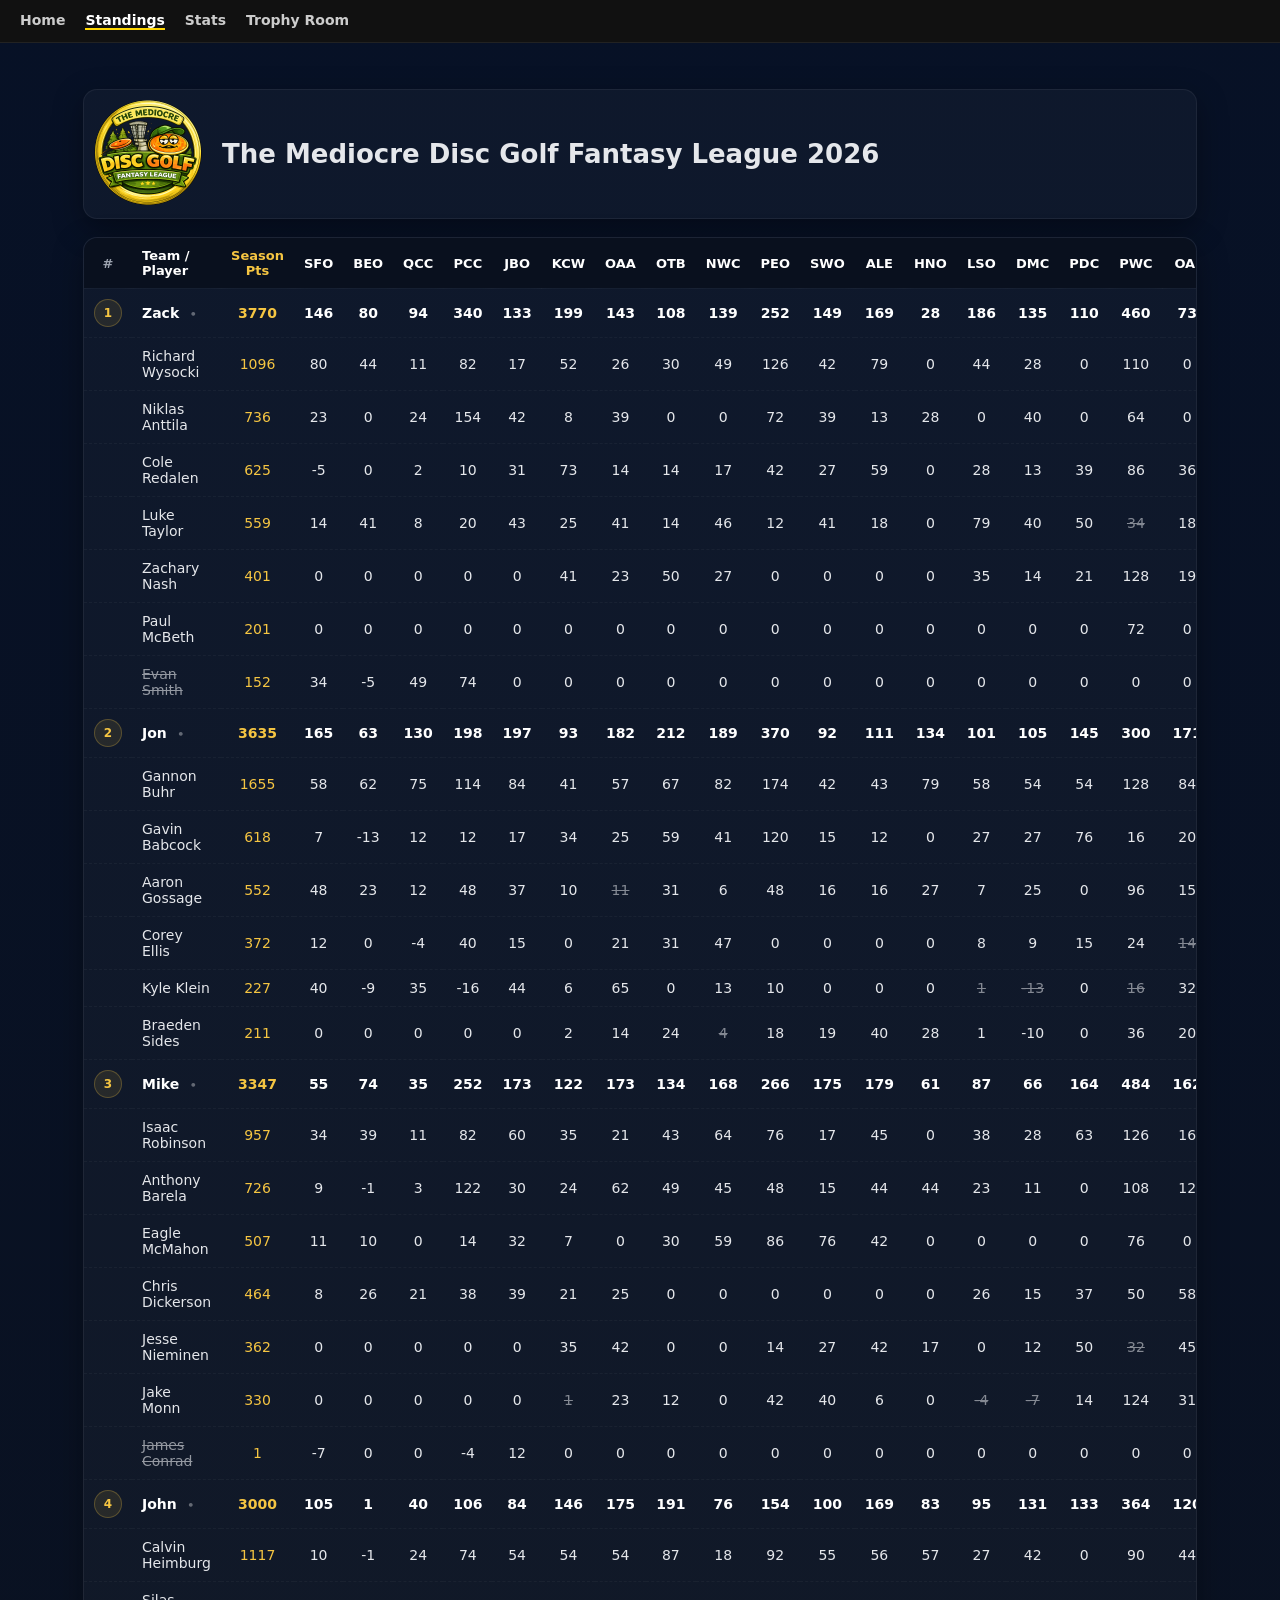
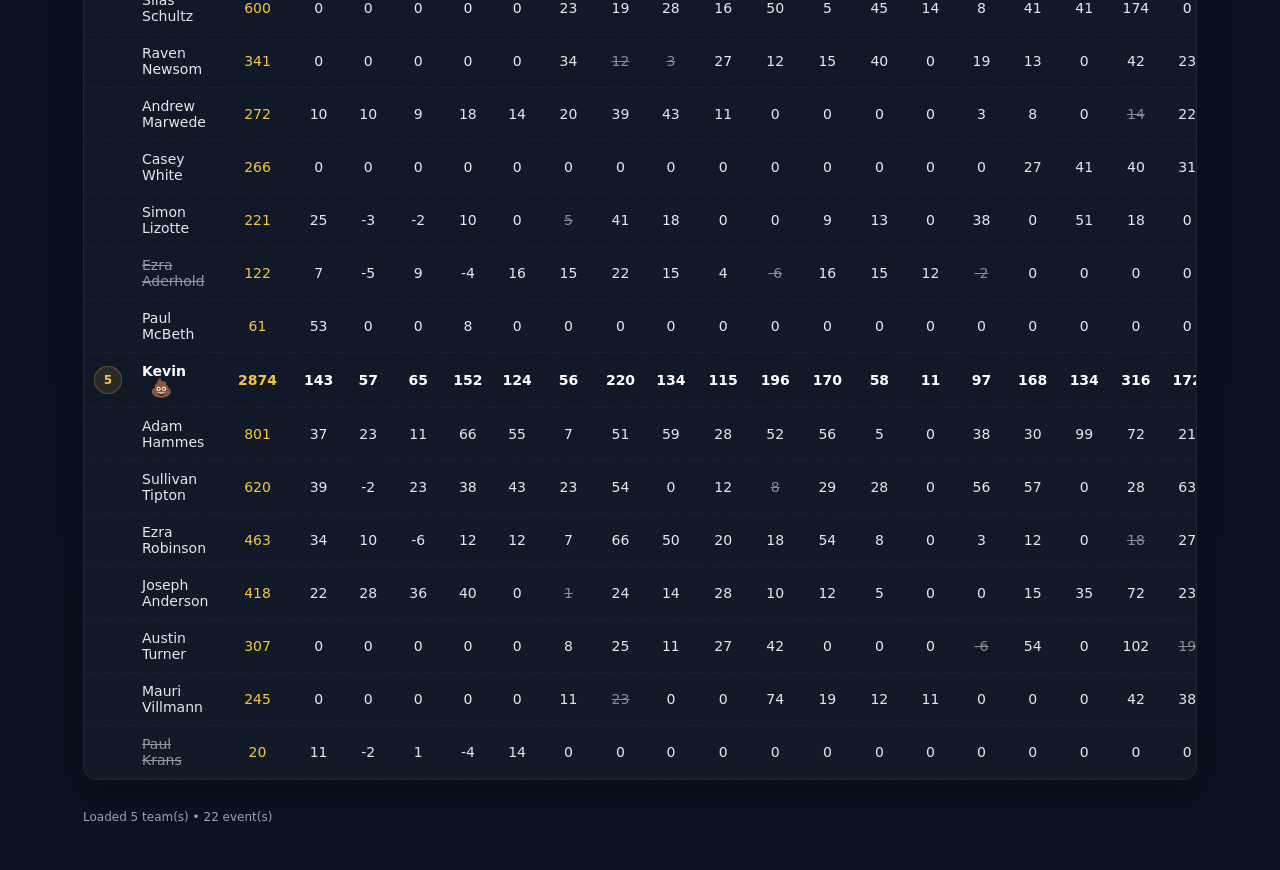
<file: standings.html>
<!doctype html>
<html lang="en">
<head>
  <meta charset="utf-8" />
  <meta name="viewport" content="width=device-width,initial-scale=1" />
  <title>The Mediocre Disc Golf Fantasy League — Standings</title>
  <link rel="stylesheet" href="assets/style.css" />

  <style>
    :root { --mdgfl-gold: #f5c542; }

    .standings-wrap {
      display: grid;
      gap: 18px;
    }

    tr.team-row td {
      color: #fff !important;
      font-weight: 700 !important;
    }

    tr.team-row .col-season {
      color: var(--mdgfl-gold) !important;
      font-weight: 800 !important;
    }

    tr.player-row td {
      color: var(--txt) !important;
      font-weight: 400 !important;
    }

    tr.player-row .col-team .muted {
      color: var(--txt) !important;
      font-weight: 400 !important;
    }

    tr.player-row .col-season {
      color: var(--mdgfl-gold) !important;
      font-weight: 400 !important;
    }

    td.excluded-score {
      text-decoration: line-through;
      opacity: 0.55;
    }

    .inactive-player {
      text-decoration: line-through;
      opacity: 0.62;
    }

    .col-rank,
    .col-event,
    .col-season {
      text-align: center;
    }

    th.col-rank,
    th.col-event,
    th.col-season {
      text-align: center;
      font-weight: 800;
    }

    th.col-team {
      text-align: left;
      color: #fff !important;
      font-weight: 800 !important;
    }

    th.col-event {
      color: #fff !important;
      font-weight: 800 !important;
    }

    th.col-season {
      color: var(--mdgfl-gold) !important;
      font-weight: 800 !important;
    }

    td.col-team {
      text-align: left;
    }

    .rank-pill {
      display: inline-grid;
      place-items: center;
      min-width: 28px;
      height: 28px;
      padding: 0 8px;
      border-radius: 999px;
      border: 1px solid rgba(245, 197, 66, .25);
      background: rgba(245, 197, 66, .10);
      color: var(--mdgfl-gold);
      font-weight: 800;
      font-size: 12px;
    }

    .movement {
      display: inline-flex;
      align-items: center;
      justify-content: center;
      min-width: 22px;
      margin-left: 8px;
      font-size: 14px;
      font-weight: 900;
      vertical-align: middle;
    }

    .movement.up {
      color: #6fbf4b;
    }

    .movement.down {
      color: var(--mdgfl-gold);
    }

    .movement.flat {
      color: rgba(255,255,255,.35);
      font-size: 11px;
      min-width: 12px;
    }

    .movement.poo {
      font-size: 18px;
      line-height: 1;
    }
  </style>
</head>

<body>
  <nav class="subnav">
    <a href="index.html" class="nav-link">Home</a>
    <a href="standings.html" class="nav-link">Standings</a>
    <a href="stats.html" class="nav-link">Stats</a>
    <a href="trophy.html" class="nav-link">Trophy Room</a>
  </nav>

  <div class="wrap standings-wrap">
    <header class="header card">
      <img class="logo-img" src="assets/logo.png" alt="The Mediocre Disc Golf Fantasy League logo">
      <div>
        <h1>The Mediocre Disc Golf Fantasy League 2026</h1>
      </div>
    </header>

    <div class="card table-wrap">
      <table id="standingsTable">
        <thead id="thead"></thead>
        <tbody id="tbody">
          <tr><td class="muted">Loading…</td></tr>
        </tbody>
      </table>
    </div>

    <footer class="muted footer" id="footer"></footer>
  </div>

  <script>
    (function(){
      const links = document.querySelectorAll(".nav-link");
      links.forEach(link => {
        const here = location.pathname.split("/").pop() || "index.html";
        const href = (link.getAttribute("href") || "").split("/").pop();
        if (href === here) link.classList.add("active");
      });
    })();

    function parseCsv(text) {
      const rows = [];
      let row = [];
      let cur = "";
      let inQuotes = false;

      for (let i = 0; i < text.length; i++) {
        const c = text[i];
        const next = text[i + 1];

        if (c === '"' && inQuotes && next === '"') {
          cur += '"';
          i++;
          continue;
        }
        if (c === '"') {
          inQuotes = !inQuotes;
          continue;
        }
        if (!inQuotes && c === ",") {
          row.push(cur);
          cur = "";
          continue;
        }
        if (!inQuotes && (c === "\n" || c === "\r")) {
          if (c === "\r" && next === "\n") i++;
          row.push(cur);
          cur = "";
          if (row.some(v => String(v).trim() !== "")) rows.push(row);
          row = [];
          continue;
        }
        cur += c;
      }

      row.push(cur);
      if (row.some(v => String(v).trim() !== "")) rows.push(row);
      return rows;
    }

    function norm(s){
      return String(s ?? "").trim().toLowerCase().replace(/[_\s#]+/g, " ");
    }

    function sum(arr){
      return arr.reduce((a, b) => a + Number(b || 0), 0);
    }

    function escapeHtml(s) {
      return String(s ?? "")
        .replaceAll("&","&amp;")
        .replaceAll("<","&lt;")
        .replaceAll(">","&gt;")
        .replaceAll('"',"&quot;")
        .replaceAll("'","&#039;");
    }

    function findColumnIndex(header, candidates){
      const normalized = header.map(h => norm(h));

      for (const cand of candidates) {
        const want = norm(cand);
        const exact = normalized.indexOf(want);
        if (exact >= 0) return exact;
      }

      for (const cand of candidates) {
        const want = norm(cand);
        const loose = normalized.findIndex(h => h.includes(want) || want.includes(h));
        if (loose >= 0) return loose;
      }

      return -1;
    }

    function shortEventLabel(evt){
      return (evt.id || evt.name || "").toUpperCase();
    }

    async function loadEvents(){
      const path = "data/events.json";
      const res = await fetch(path, { cache: "no-store" });
      if (!res.ok) throw new Error(`Failed to load ${path} (${res.status})`);
      const events = await res.json();
      if (!Array.isArray(events)) throw new Error("events.json must be an array");
      return events.filter(e => e && e.id && e.stats_csv);
    }

    async function loadRosters(){
      const path = "data/rosters.json";
      const res = await fetch(path, { cache: "no-store" });
      if (!res.ok) throw new Error(`Failed to load ${path} (${res.status})`);
      const roster = await res.json();
      if (!roster || !Array.isArray(roster.teams)) throw new Error("rosters.json must be an object with a teams[] array");
      return roster;
    }

    async function loadEventPointsMap(csvPath){
      const res = await fetch(csvPath, { cache: "no-store" });
      if (!res.ok) throw new Error(`Failed to load ${csvPath} (${res.status})`);
      const text = await res.text();
      const rows = parseCsv(text);
      if (rows.length < 2) return new Map();

      const header = rows[0];
      const idxPdga = findColumnIndex(header, ["PDGA", "PDGA #", "PDGA Number", "PDGANumber"]);
      const idxPts = findColumnIndex(header, ["Total Points", "TotalPoints"]);

      if (idxPdga < 0) throw new Error(`${csvPath}: missing PDGA column`);
      if (idxPts < 0) throw new Error(`${csvPath}: missing points column`);

      const map = new Map();
      for (const r of rows.slice(1)) {
        const pdga = String(r[idxPdga] ?? "").trim();
        if (!pdga) continue;
        const rawPts = String(r[idxPts] ?? "").trim().replace(/,/g, "");
        const pts = Number(rawPts);
        map.set(pdga, Number.isFinite(pts) ? pts : 0);
      }
      return map;
    }

    function movementInfo(currentRank, previousRank) {
      if (!Number.isFinite(previousRank) && Number.isFinite(currentRank)) return { cls: "up", symbol: "▲", label: "New to rankings" };
      if (!Number.isFinite(currentRank)) return { cls: "flat", symbol: "•", label: "No change" };
      if (currentRank < previousRank) return { cls: "up", symbol: "▲", label: `Up ${previousRank - currentRank}` };
      if (currentRank > previousRank) return { cls: "down", symbol: "▼", label: `Down ${currentRank - previousRank}` };
      return { cls: "flat", symbol: "•", label: "No change" };
    }

    function movementHtml(info) {
      return `<span class="movement ${info.cls}" title="${escapeHtml(info.label)}">${info.symbol}</span>`;
    }

    function buildRankMap(items, getKey) {
      const map = new Map();
      items.forEach((item, idx) => map.set(getKey(item), idx + 1));
      return map;
    }

    function clone(obj) {
      return JSON.parse(JSON.stringify(obj ?? null));
    }

    function normalizeRosterData(roster) {
      return {
        ...roster,
        eventRosters: roster?.eventRosters && typeof roster.eventRosters === "object" ? roster.eventRosters : {},
        teams: Array.isArray(roster?.teams) ? roster.teams : []
      };
    }

    function eventRosterTeams(roster, eventId, events) {
      const data = normalizeRosterData(roster);
      const id = String(eventId || "").toLowerCase();

      if (data.eventRosters?.[id]?.teams) {
        return clone(data.eventRosters[id].teams);
      }

      const idx = events.findIndex(evt => String(evt.id).toLowerCase() === id);
      for (let i = idx - 1; i >= 0; i--) {
        const prevId = String(events[i].id).toLowerCase();
        if (data.eventRosters?.[prevId]?.teams) {
          return clone(data.eventRosters[prevId].teams);
        }
      }

      return clone(data.teams || []);
    }

    function activeRosterPlayerSet(roster) {
      const data = normalizeRosterData(roster);
      const active = new Set();
      (data.teams || []).forEach(team => {
        (team.players || []).forEach(p => {
          const id = String(p?.pdga || "").trim();
          if (id) active.add(id);
        });
      });
      return active;
    }

    function makeTeamShells(roster, events) {
      const data = normalizeRosterData(roster);
      const byName = new Map();

      (data.teams || []).forEach((team, idx) => {
        const name = team?.name || `Team ${idx + 1}`;
        if (!byName.has(name)) byName.set(name, { index: idx, name, playersById: new Map() });
      });

      events.forEach(evt => {
        eventRosterTeams(data, evt.id, events).forEach((team, idx) => {
          const name = team?.name || `Team ${idx + 1}`;
          if (!byName.has(name)) byName.set(name, { index: idx, name, playersById: new Map() });
        });
      });

      return Array.from(byName.values());
    }

    function computeTeams(events, roster, pointsByEvent) {
      const activePlayers = activeRosterPlayerSet(roster);
      const teams = makeTeamShells(roster, events);

      for (const team of teams) {
        team._countedByEvent = [];
        team._perEvent = [];

        events.forEach((evt, eventIdx) => {
          const eventTeams = eventRosterTeams(roster, evt.id, events);
          const eventTeam = eventTeams.find(t => (t?.name || "") === team.name) || { players: [] };

          const eventPlayers = (eventTeam.players || [])
            .filter(p => p && p.pdga)
            .map(p => ({
              ...p,
              _id: String(p.pdga || p.player || ""),
              _isActive: activePlayers.has(String(p.pdga || ""))
            }));

          const eventMap = pointsByEvent.get(evt.id);

          eventPlayers.forEach(p => {
            const raw = eventMap ? eventMap.get(String(p.pdga)) : 0;
            const score = Number.isFinite(Number(raw)) ? Number(raw) : 0;

            if (!team.playersById.has(p._id)) {
              team.playersById.set(p._id, {
                ...p,
                _perEvent: events.map(() => 0),
                _countedSeason: 0,
                _rawSeason: 0,
                _isActive: p._isActive
              });
            }

            const stored = team.playersById.get(p._id);
            stored.player = stored.player || p.player;
            stored.pdga = stored.pdga || p.pdga;
            stored._isActive = activePlayers.has(String(stored.pdga || ""));
            stored._perEvent[eventIdx] = score;
          });

          const scored = eventPlayers.map(p => {
            const stored = team.playersById.get(p._id);
            return {
              id: p._id,
              score: Number(stored?._perEvent[eventIdx] ?? 0),
              name: String(p.player || "")
            };
          });

          scored.sort((a, b) => (b.score - a.score) || a.name.localeCompare(b.name));

          const keep = new Set();
          if (scored.length <= 5) {
            scored.forEach(s => keep.add(s.id));
          } else {
            const cutoffScore = scored[4].score;
            const above = scored.filter(s => s.score > cutoffScore);
            above.forEach(s => keep.add(s.id));

            const remainingSlots = 5 - above.length;
            const tied = scored
              .filter(s => s.score === cutoffScore)
              .sort((a, b) => a.name.localeCompare(b.name));

            tied.slice(0, Math.max(0, remainingSlots)).forEach(s => keep.add(s.id));
          }

          team._countedByEvent[eventIdx] = keep;
          team._perEvent[eventIdx] = eventPlayers.reduce((acc, p) => {
            const stored = team.playersById.get(p._id);
            return acc + (keep.has(p._id) ? Number(stored?._perEvent[eventIdx] ?? 0) : 0);
          }, 0);
        });

        team.players = Array.from(team.playersById.values());

        for (const p of team.players) {
          p._rawSeason = sum(p._perEvent);
          p._countedSeason = team._countedByEvent.reduce((acc, keep, i) => {
            return acc + (keep.has(p._id) ? Number(p._perEvent[i] ?? 0) : 0);
          }, 0);
        }

        team._season = sum(team._perEvent);
        team.players.sort((a, b) =>
          (b._countedSeason - a._countedSeason) ||
          String(a.player || "").localeCompare(String(b.player || ""))
        );
      }

      teams.sort((a, b) => (b._season - a._season) || a.name.localeCompare(b.name));
      return teams;
    }

    function buildTable({ events, teams, previousRankMap }) {
      const thead = document.getElementById("thead");
      const tbody = document.getElementById("tbody");

      const trh = document.createElement("tr");

      const thRank = document.createElement("th");
      thRank.textContent = "#";
      thRank.className = "col-rank";
      trh.appendChild(thRank);

      const thTeam = document.createElement("th");
      thTeam.textContent = "Team / Player";
      thTeam.className = "col-team";
      trh.appendChild(thTeam);

      const thSeason = document.createElement("th");
      thSeason.textContent = "Season Pts";
      thSeason.className = "col-season";
      trh.appendChild(thSeason);

      for (const evt of events) {
        const th = document.createElement("th");
        th.textContent = shortEventLabel(evt);
        th.className = "col-event";
        trh.appendChild(th);
      }

      thead.innerHTML = "";
      thead.appendChild(trh);

      tbody.innerHTML = "";

      if (!teams.length) {
        const tr = document.createElement("tr");
        const td = document.createElement("td");
        td.colSpan = 3 + events.length;
        td.className = "muted";
        td.style.padding = "16px";
        td.innerHTML = "No teams found in <code>rosters.json</code>.";
        tr.appendChild(td);
        tbody.appendChild(tr);
        return;
      }

      teams.forEach((team, rankIdx) => {
        const trTeam = document.createElement("tr");
        trTeam.className = "team-row";

        const tdRank = document.createElement("td");
        tdRank.className = "col-rank";
        tdRank.innerHTML = `<span class="rank-pill">${rankIdx + 1}</span>`;
        trTeam.appendChild(tdRank);

        const tdName = document.createElement("td");
        tdName.className = "col-team";
        const move = movementInfo(rankIdx + 1, previousRankMap.get(team.name));
        const isLast = rankIdx === teams.length - 1;
        const indicator = isLast
          ? '<span class="movement poo" title="Meme of Shame">💩</span>'
          : movementHtml(move);
        tdName.innerHTML = `<strong>${escapeHtml(team.name)}</strong>${indicator}`;
        trTeam.appendChild(tdName);

        const tdSeason = document.createElement("td");
        tdSeason.className = "col-season";
        tdSeason.innerHTML = `<strong>${team._season ?? 0}</strong>`;
        trTeam.appendChild(tdSeason);

        for (let i = 0; i < events.length; i++) {
          const td = document.createElement("td");
          td.className = "col-event";
          td.textContent = String(team._perEvent[i] ?? 0);
          trTeam.appendChild(td);
        }

        tbody.appendChild(trTeam);

        team.players.forEach((p) => {
          const trP = document.createElement("tr");
          trP.className = "player-row";

          const tdBlank = document.createElement("td");
          tdBlank.className = "col-rank";
          tdBlank.textContent = "";
          trP.appendChild(tdBlank);

          const tdPlayer = document.createElement("td");
          tdPlayer.className = "col-team";
          tdPlayer.innerHTML = `<span class="muted ${p._isActive ? "" : "inactive-player"}" title="${p._isActive ? "" : "No longer on active roster"}">${escapeHtml(p.player || "(Unnamed)")}</span>`;
          trP.appendChild(tdPlayer);

          const tdPSeason = document.createElement("td");
          tdPSeason.className = "col-season";
          tdPSeason.textContent = String(p._countedSeason ?? 0);
          trP.appendChild(tdPSeason);

          for (let i = 0; i < events.length; i++) {
            const points = Number.isFinite(Number(p._perEvent[i])) ? Number(p._perEvent[i]) : 0;
            const counted = !!(team._countedByEvent[i] && team._countedByEvent[i].has(p._id));

            const td = document.createElement("td");
            td.className = "col-event";
            td.textContent = String(points);

            if (!counted && points !== 0) {
              td.classList.add("excluded-score");
            }

            trP.appendChild(td);
          }

          tbody.appendChild(trP);
        });
      });
    }

    async function loadAndRender(){
      document.getElementById("tbody").innerHTML = '<tr><td class="muted">Loading…</td></tr>';

      const [roster, events] = await Promise.all([loadRosters(), loadEvents()]);
      if (!events.length) throw new Error("No events found in events.json");

      const pointsByEvent = new Map();
      for (const evt of events) {
        pointsByEvent.set(evt.id, await loadEventPointsMap(evt.stats_csv));
      }

      const teams = computeTeams(events, roster, pointsByEvent);
      const previousEvents = events.slice(0, -1);
      const previousTeams = computeTeams(previousEvents, roster, pointsByEvent);
      const previousRankMap = buildRankMap(previousTeams, t => t.name);

      buildTable({ events, teams, previousRankMap });

      document.getElementById("footer").textContent = `Loaded ${teams.length} team(s) • ${events.length} event(s)`;
    }

    loadAndRender().catch(err => {
      console.error(err);
      document.getElementById("tbody").innerHTML = `<tr><td class="muted" style="padding:16px;">Error: ${escapeHtml(err.message)}</td></tr>`;
      document.getElementById("footer").textContent = "Check your data and file paths.";
    });
  </script>
</body>
</html>
</file>
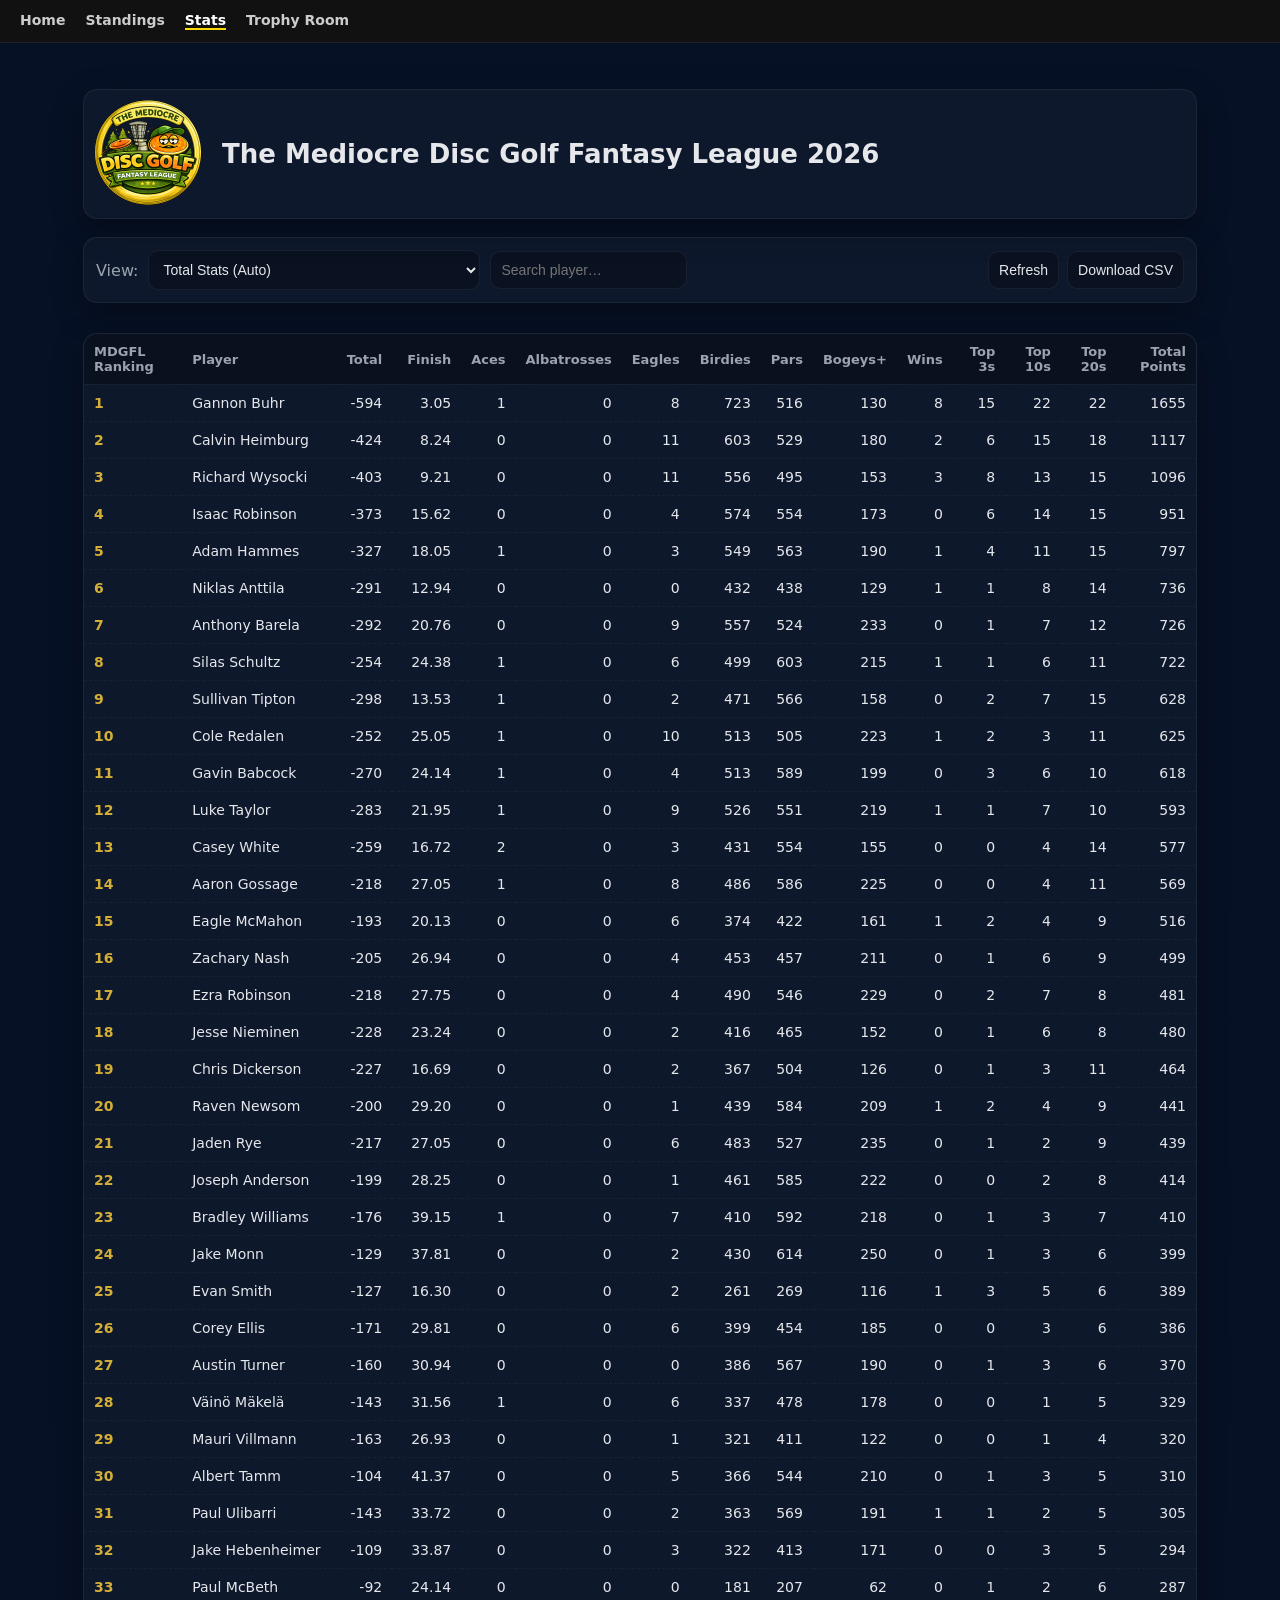
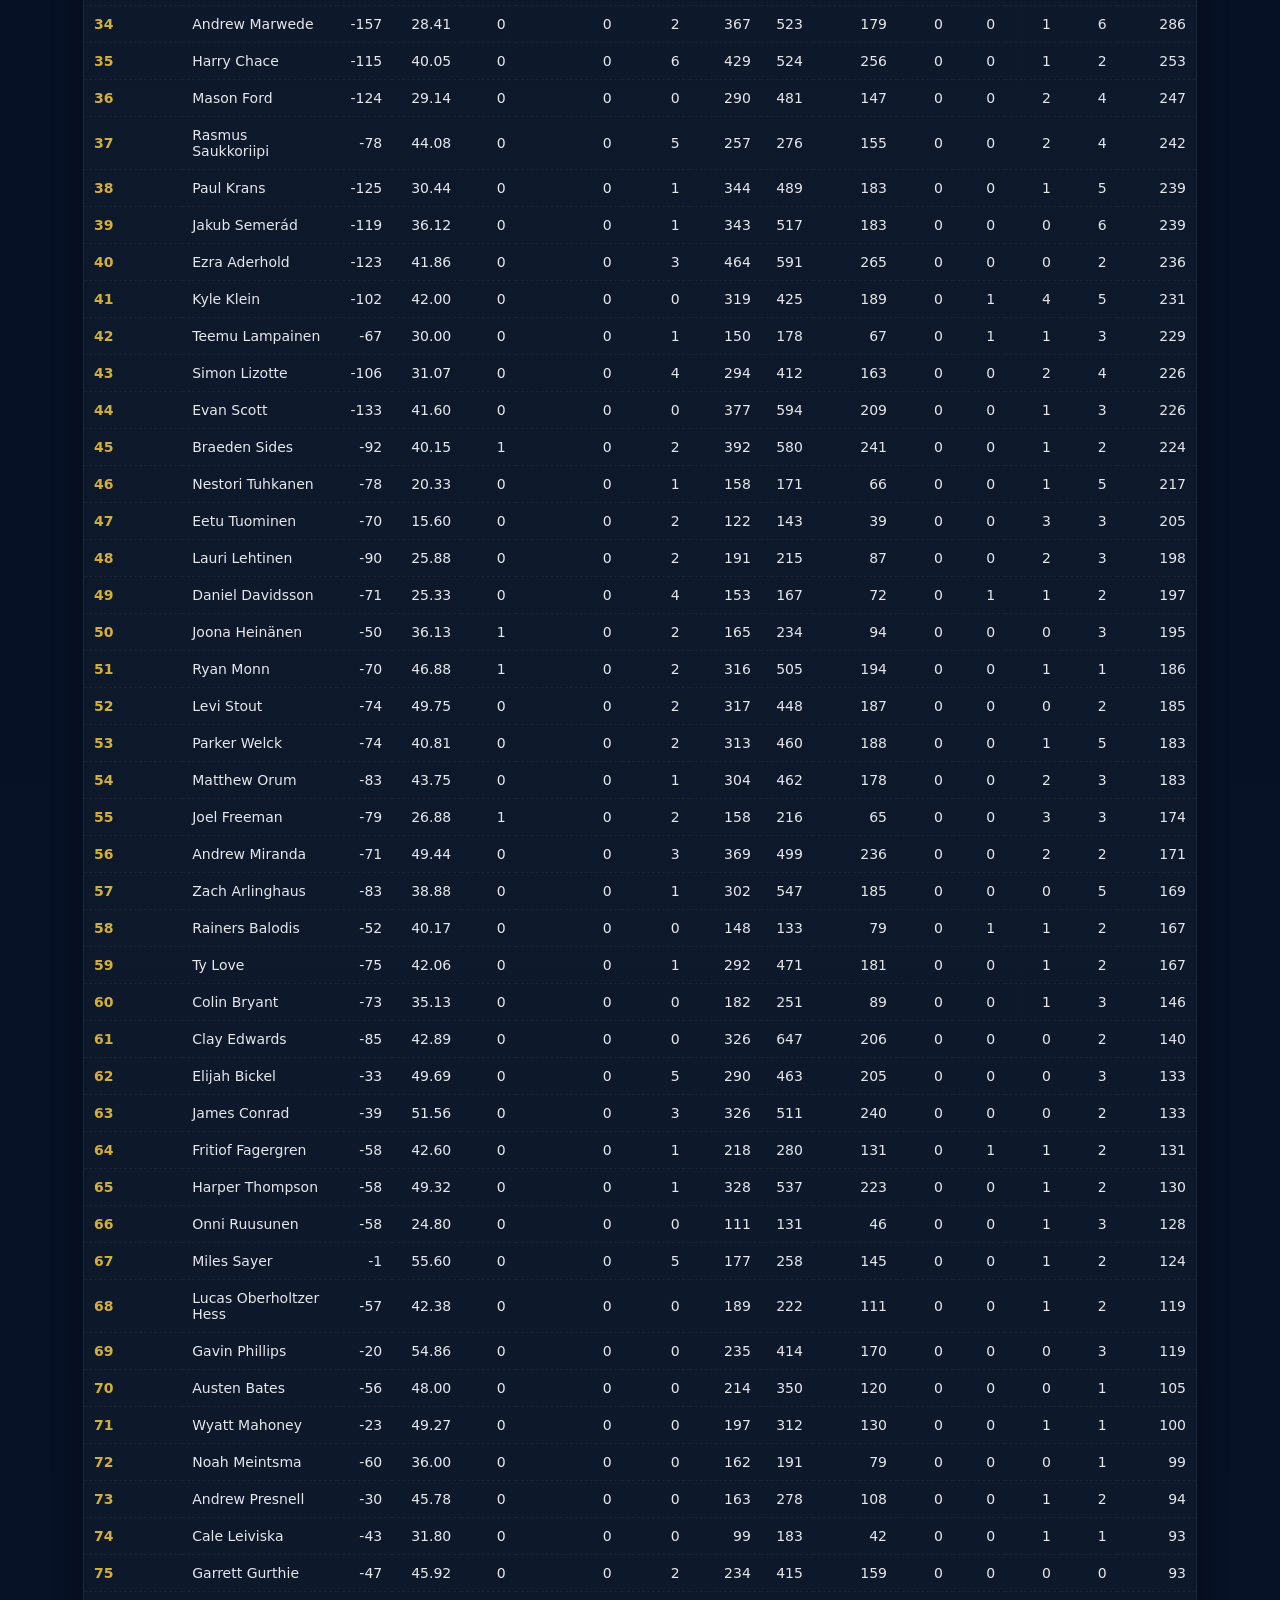
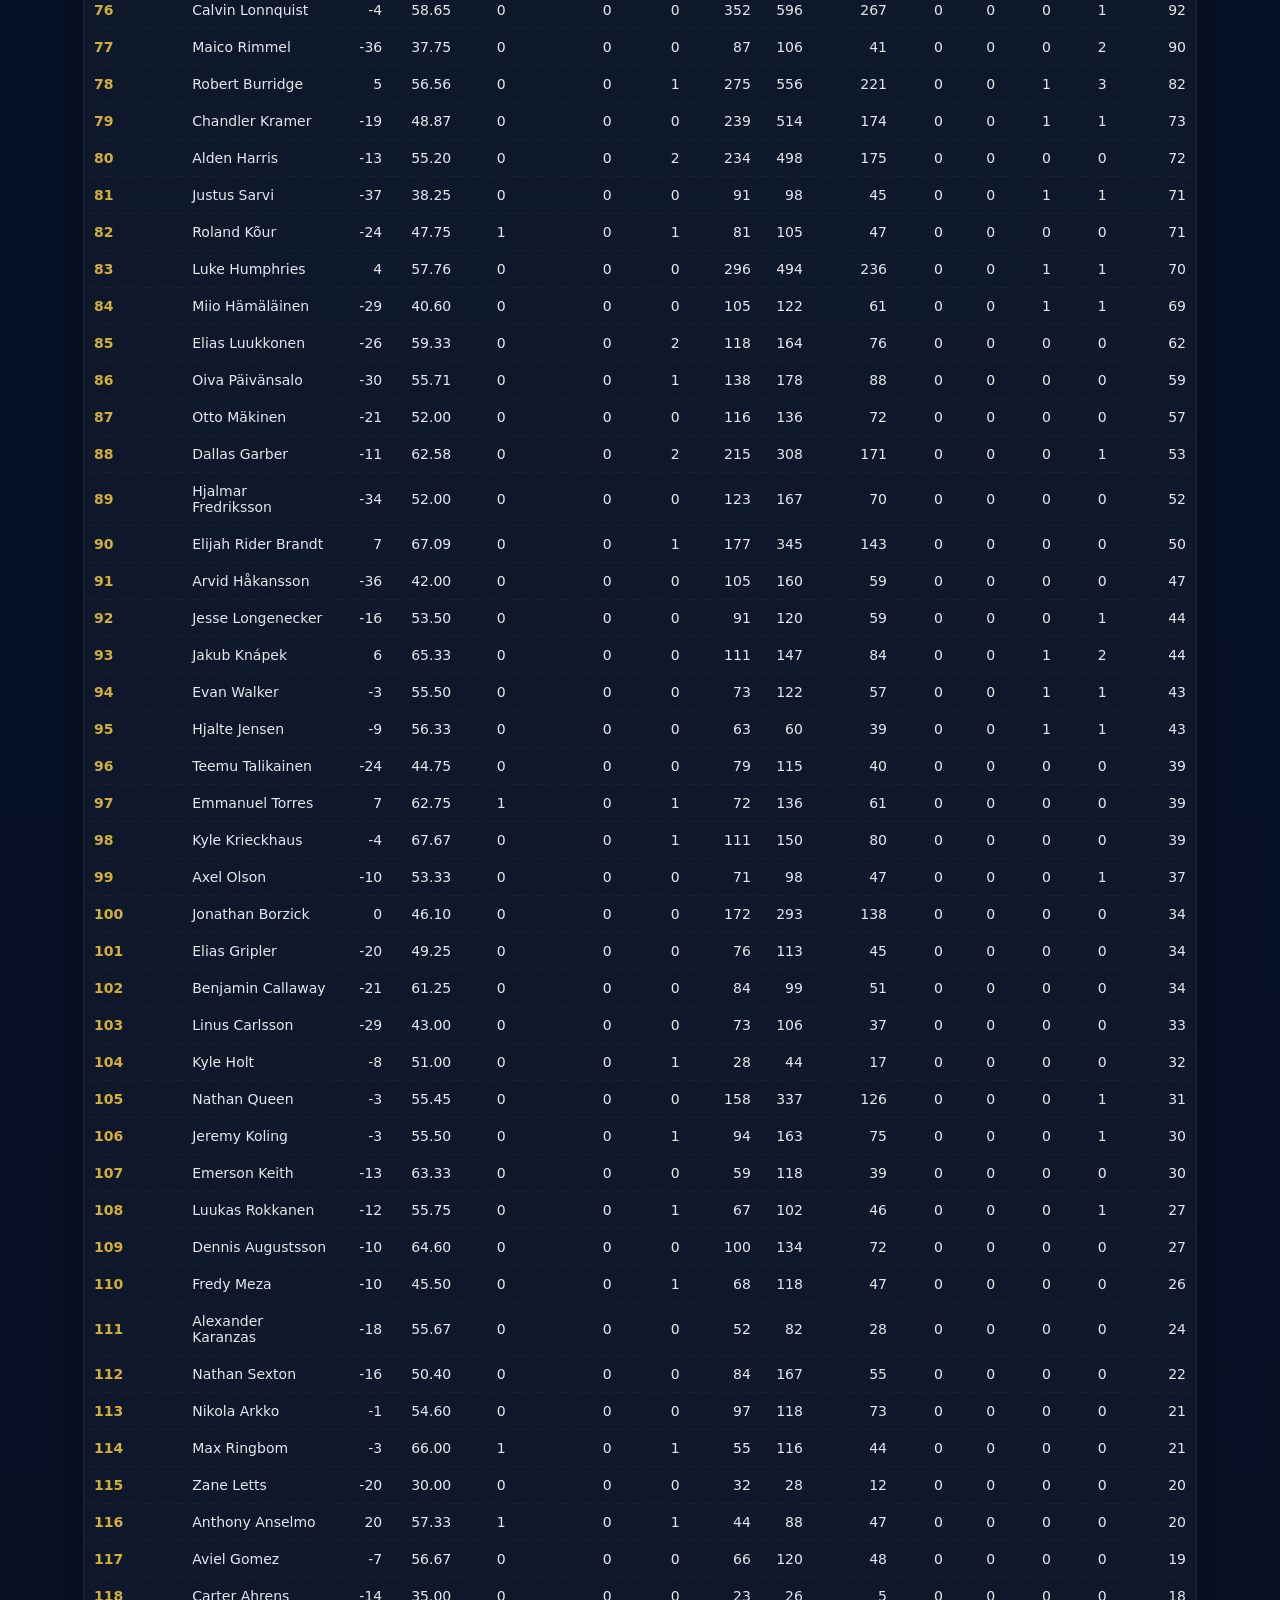
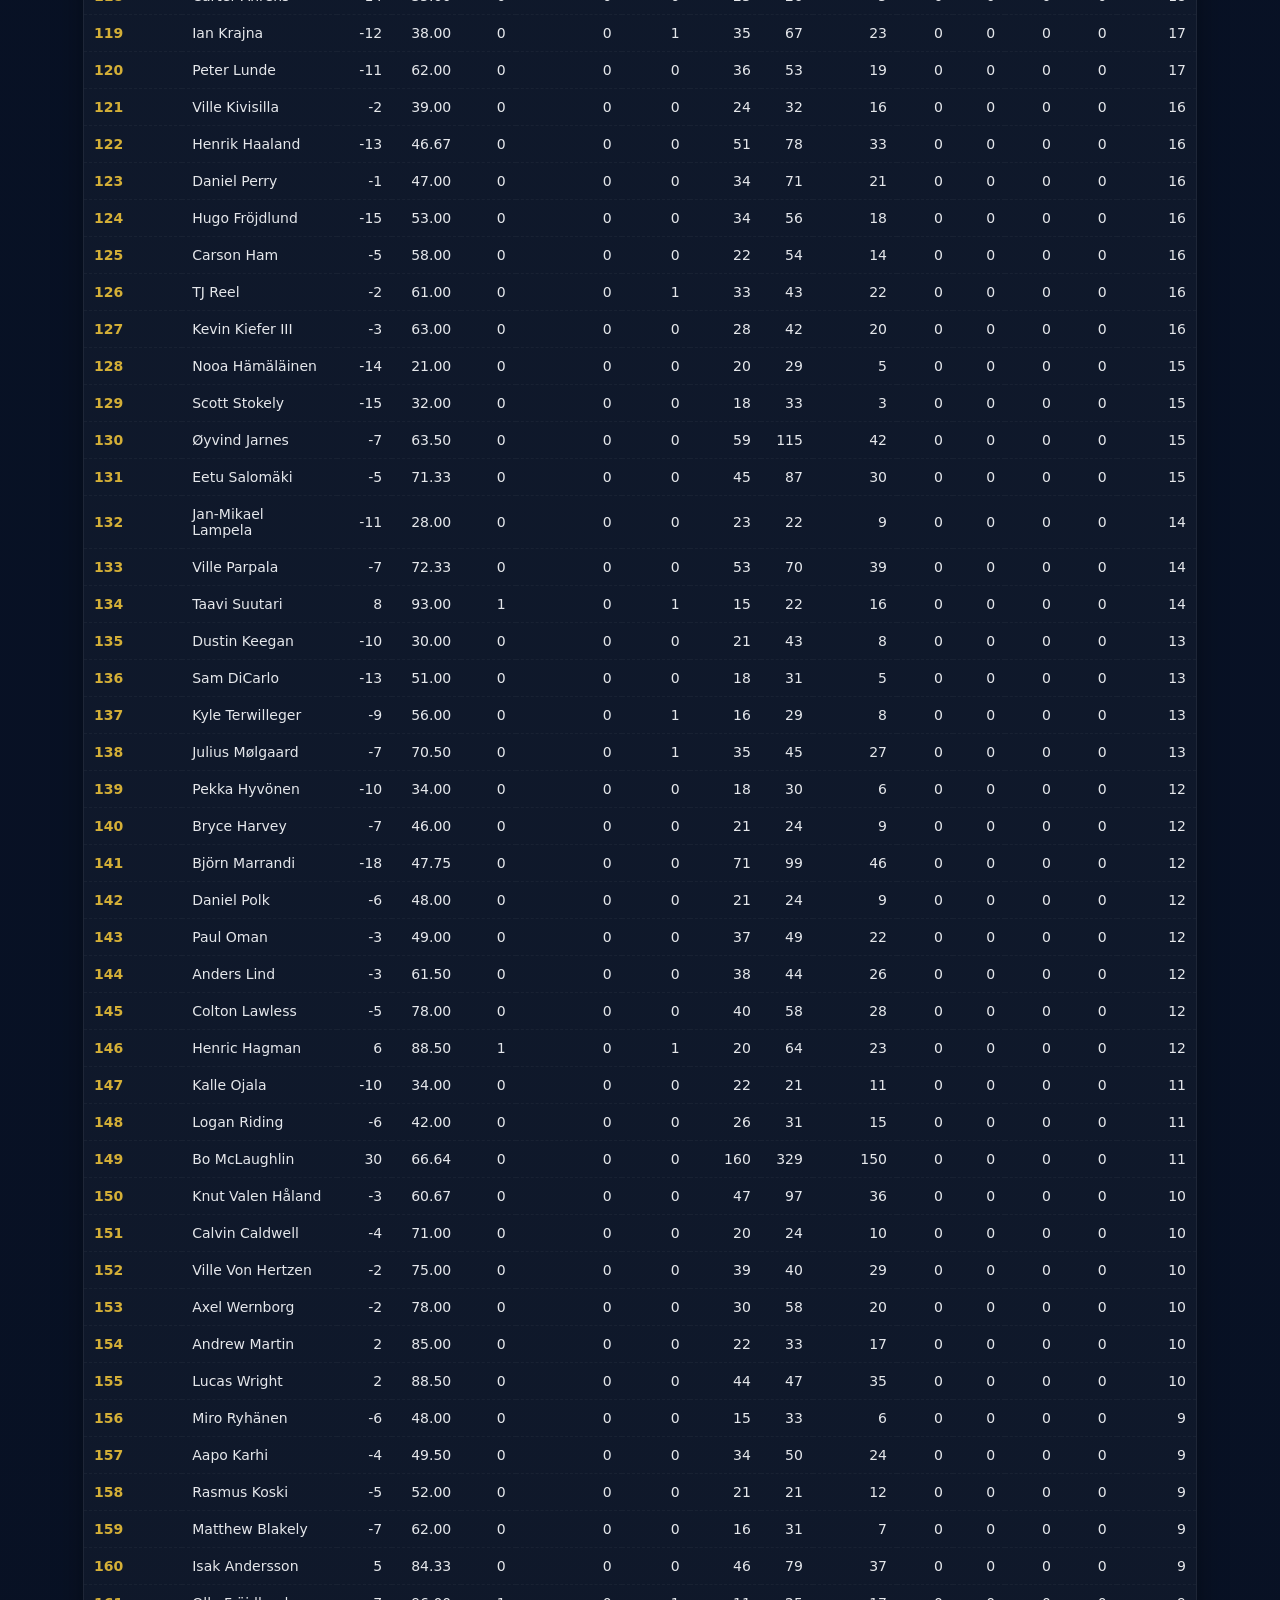
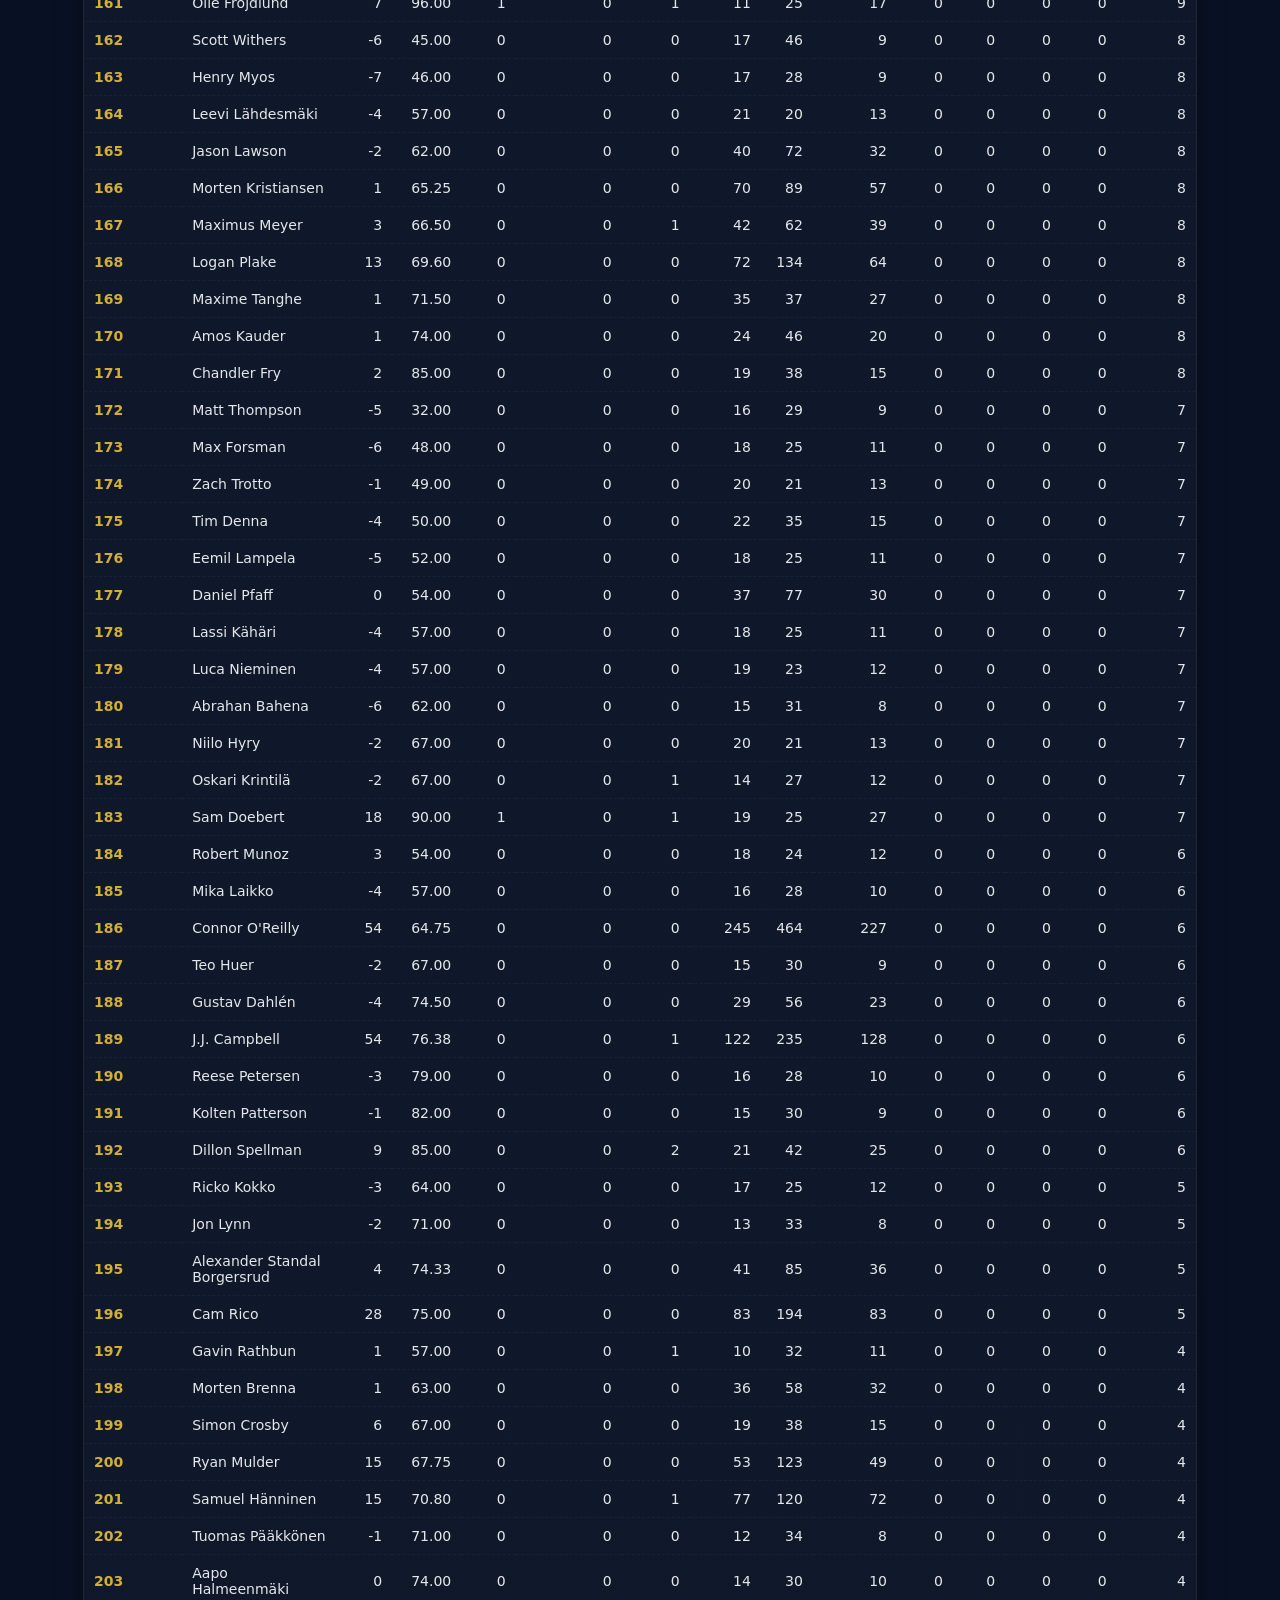
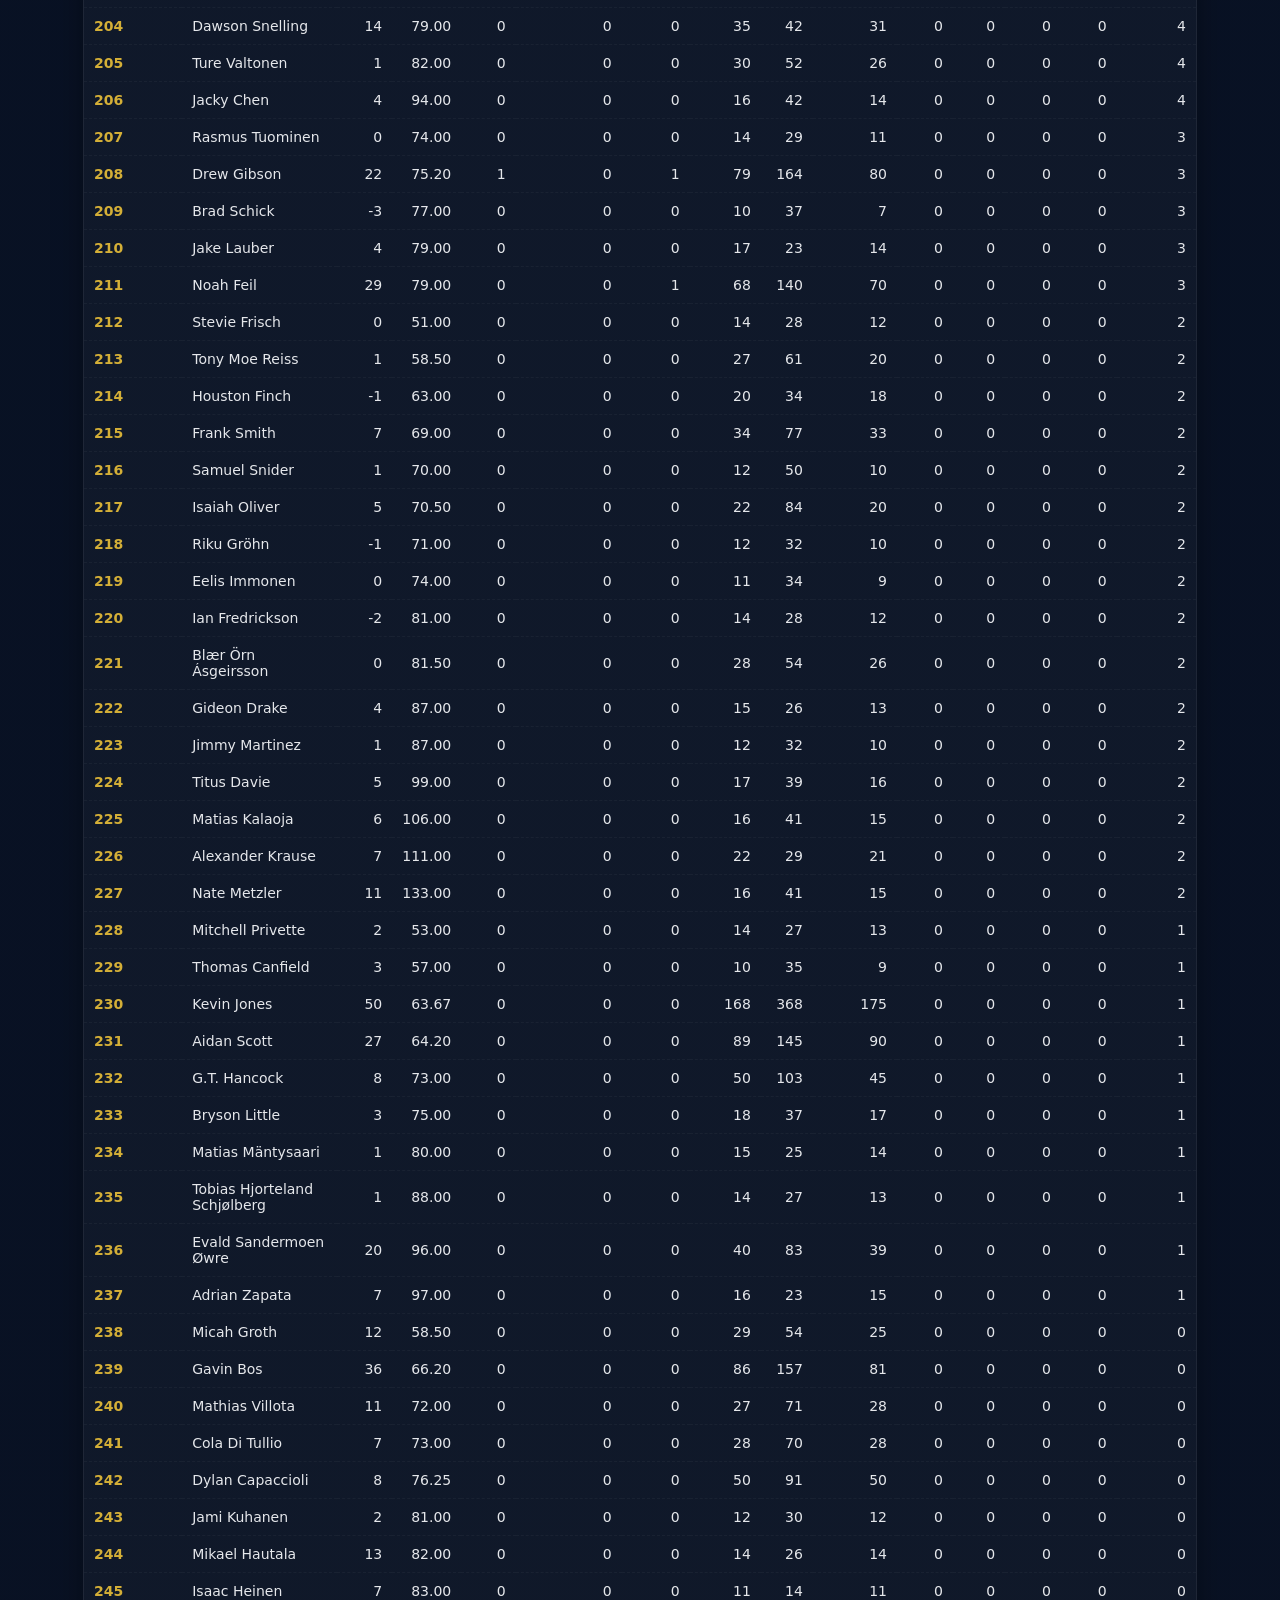
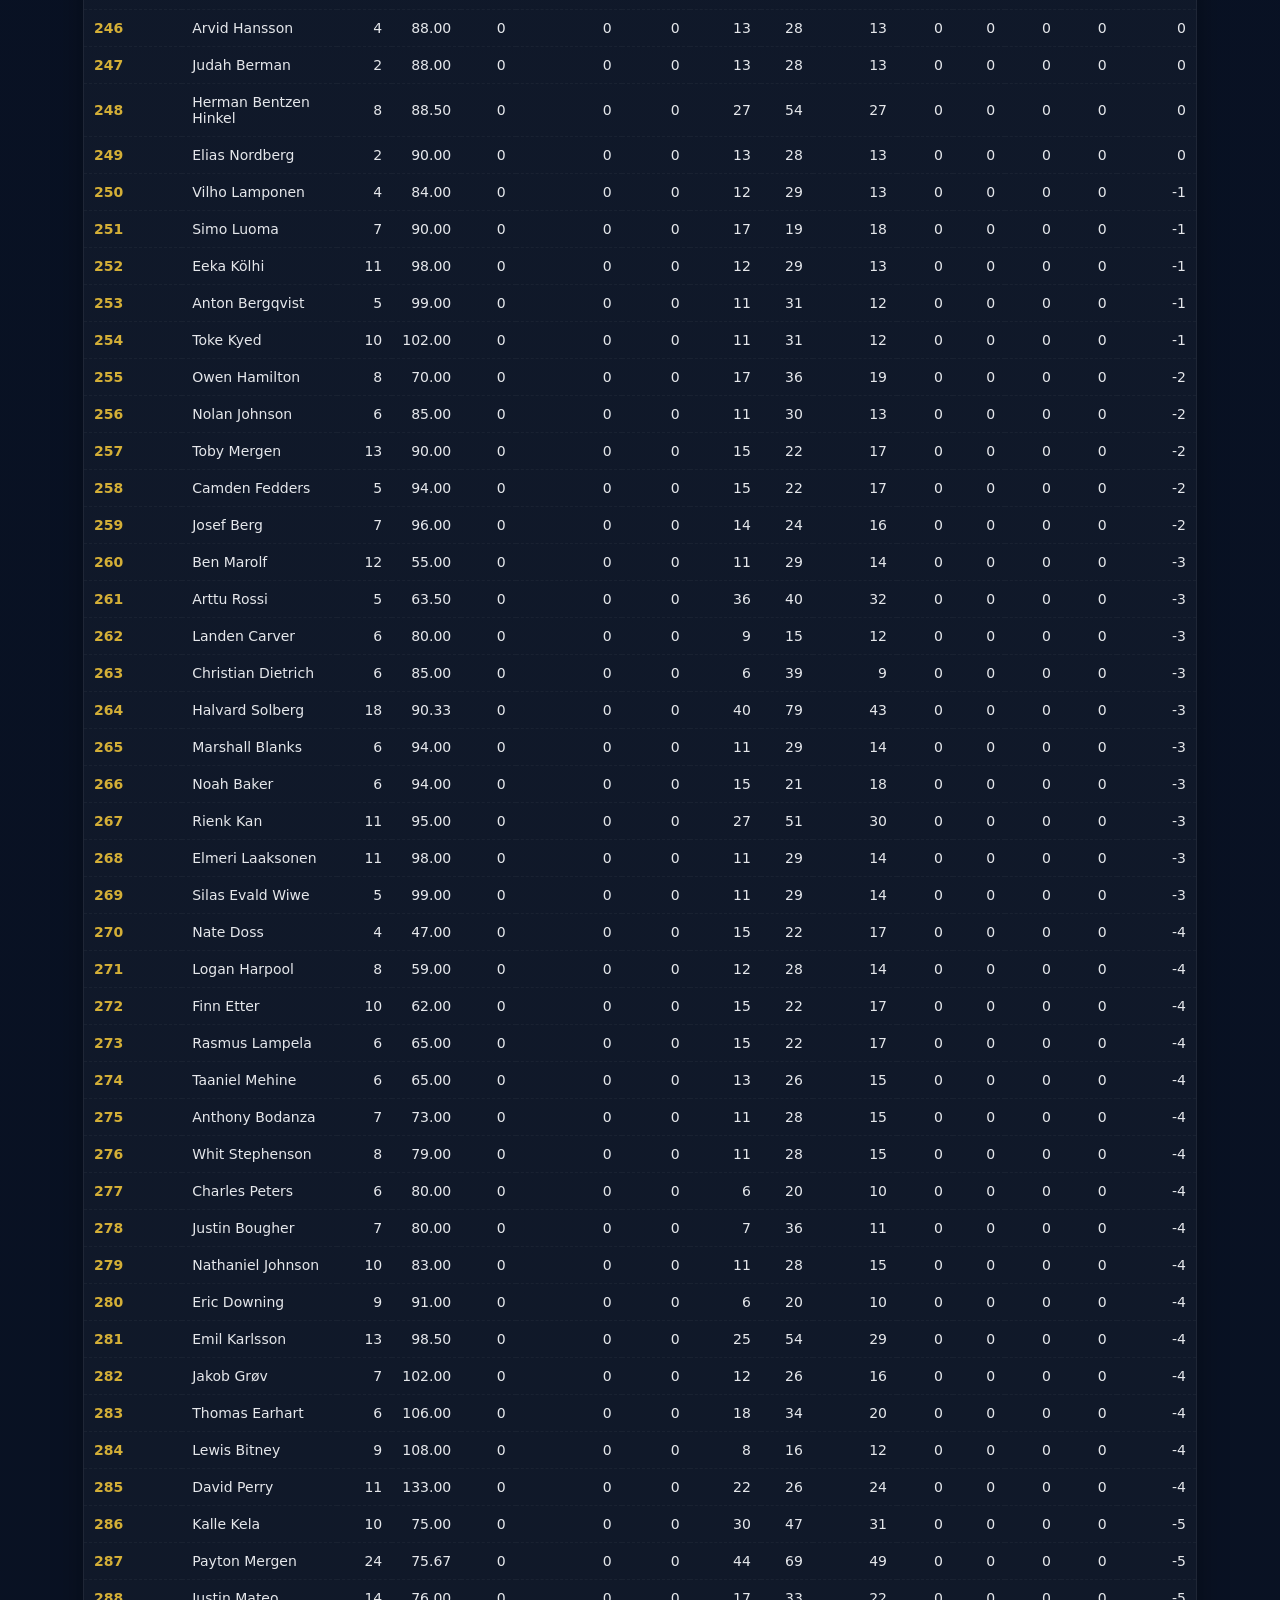
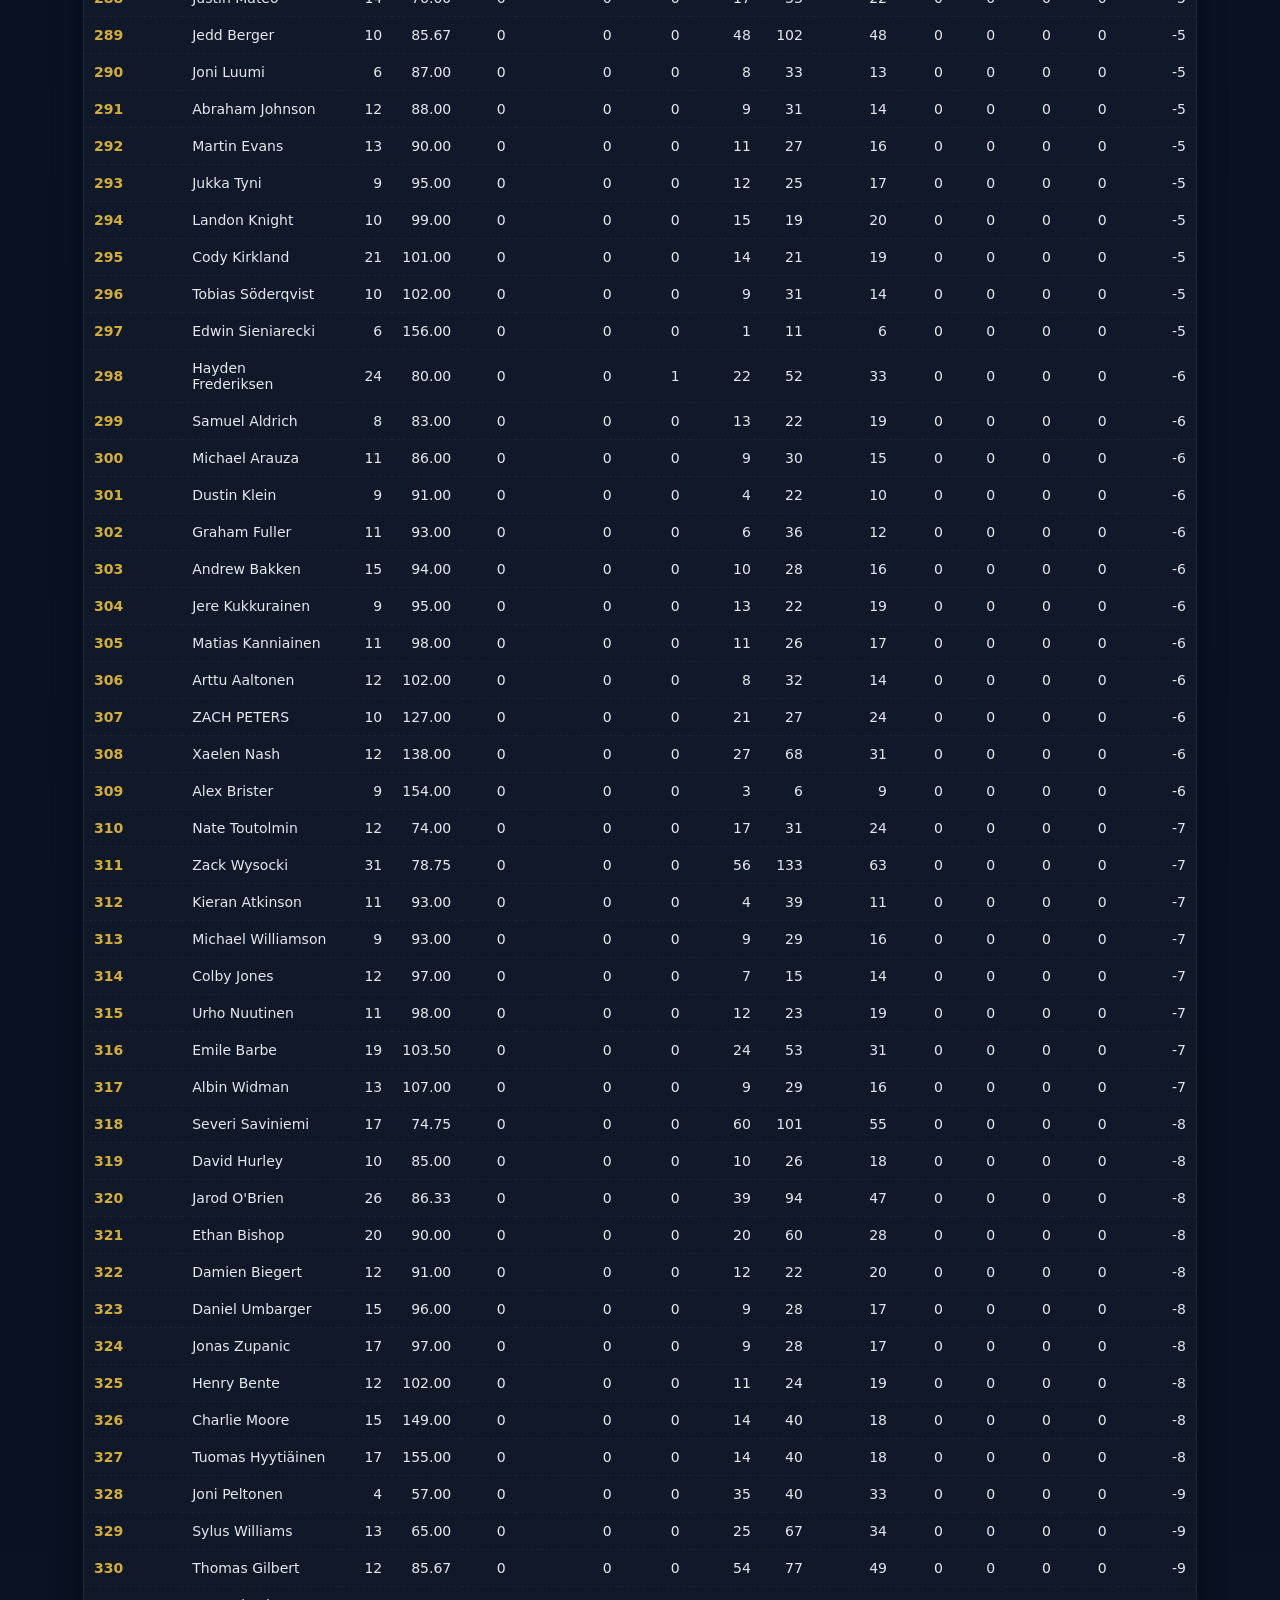
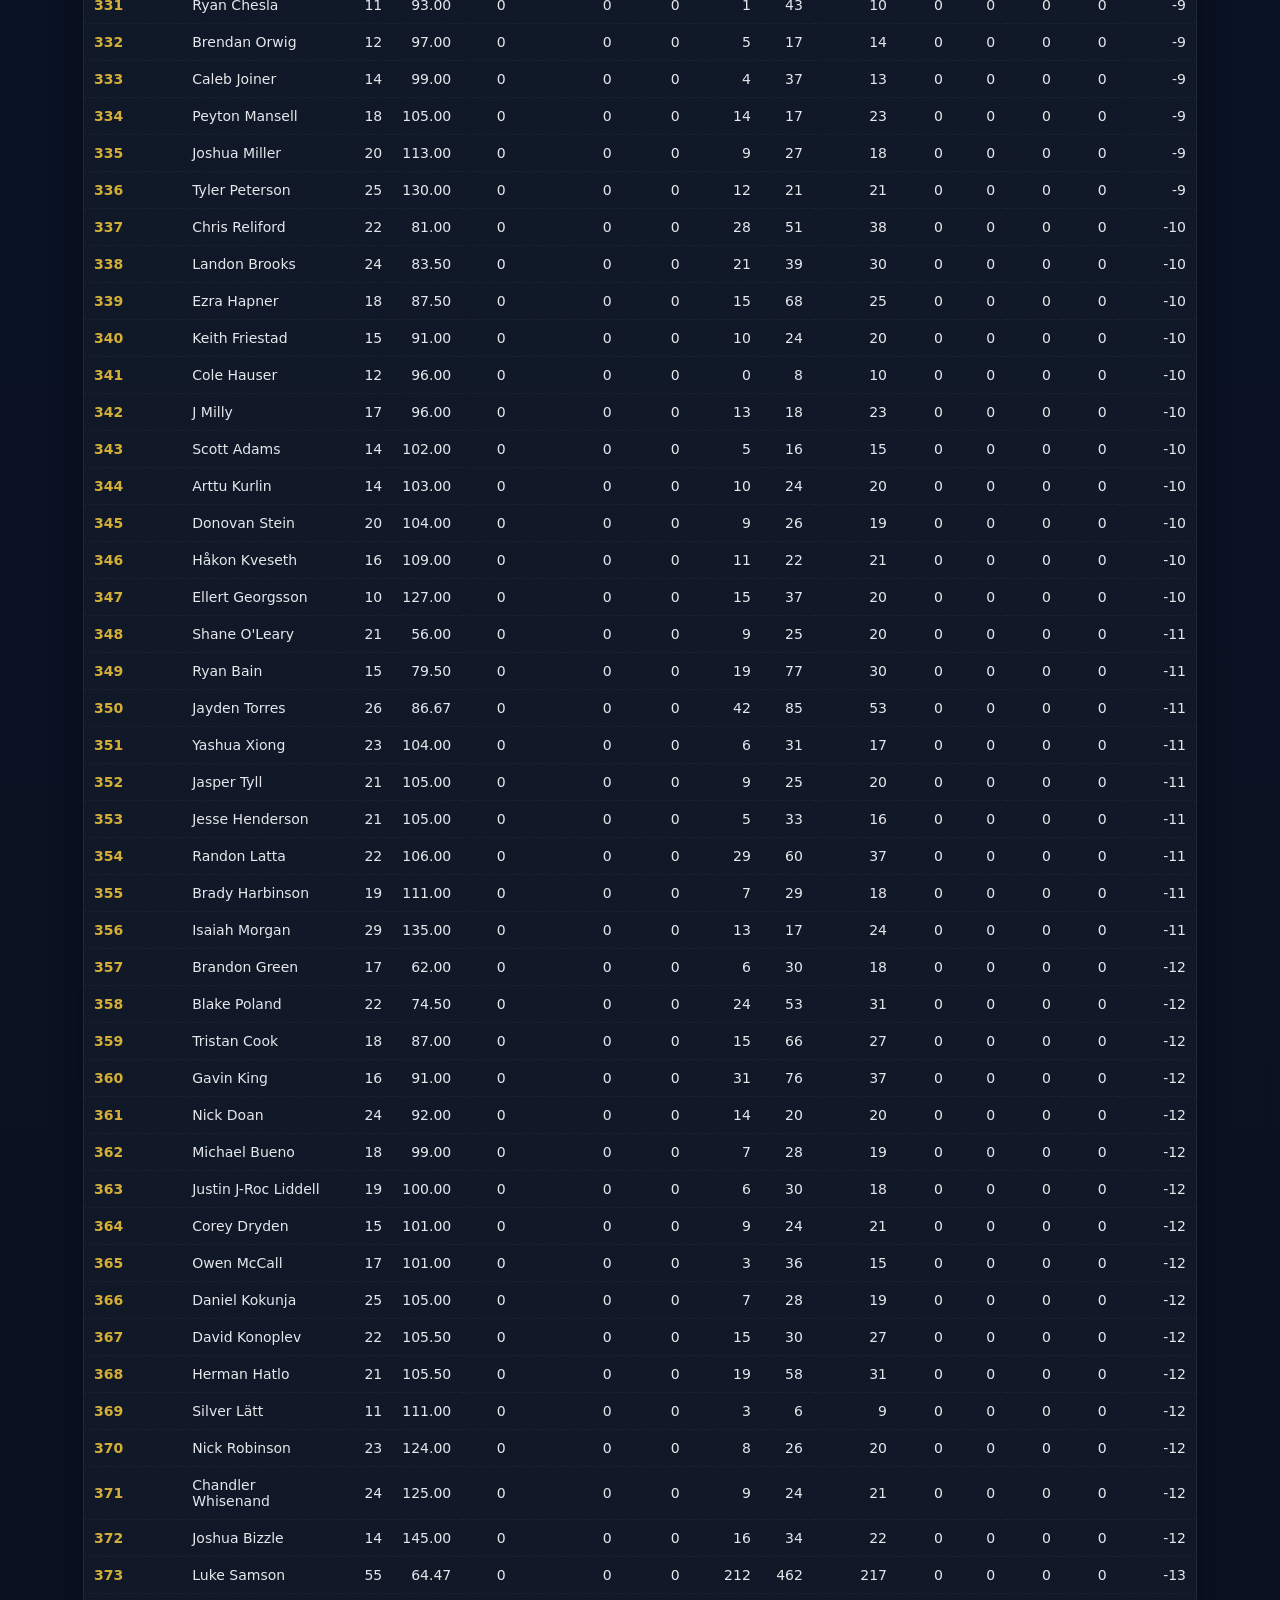
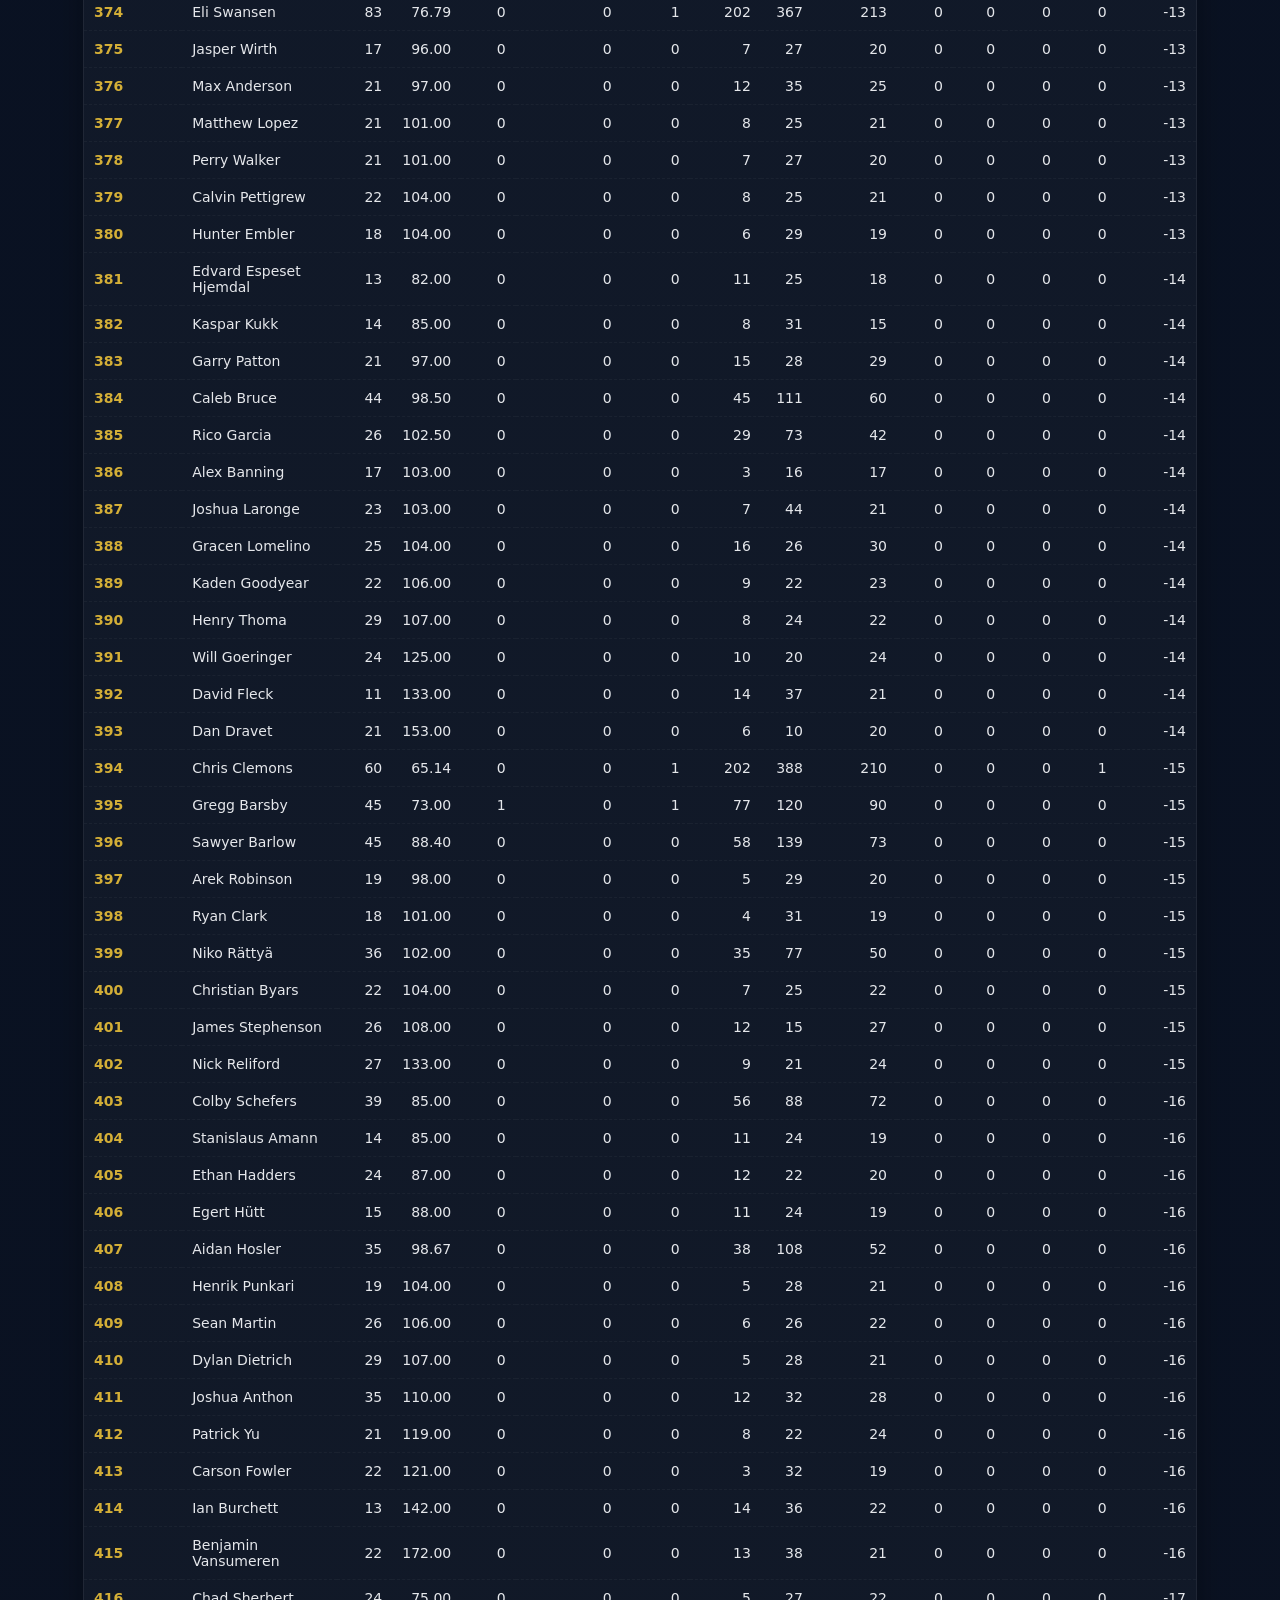
<file: stats.html>
<!doctype html>
<html lang="en">
<head>
  <meta charset="utf-8" />
  <meta name="viewport" content="width=device-width,initial-scale=1" />
  <title>The Mediocre Disc Golf Fantasy League — 2026</title>
  <link rel="stylesheet" href="assets/style.css" />
  <style>
    :root {
      --mdgfl-gold: #f5c542;
      --mdgfl-green: #6fbf4b;
      --mdgfl-yellow: #f5c542;
    }

    .stats-wrap {
      display: grid;
      gap: 18px;
    }
  </style>
</head>
<body>
  <nav class="subnav">
    <a href="index.html" class="nav-link">Home</a>
    <a href="standings.html" class="nav-link">Standings</a>
    <a href="stats.html" class="nav-link">Stats</a>
    <a href="trophy.html" class="nav-link">Trophy Room</a>
  </nav>

  <div class="wrap stats-wrap">
    <header class="header card">
      <img class="logo-img" src="assets/logo.png" alt="The Mediocre Disc Golf Fantasy League logo">
      <div>
        <h1>The Mediocre Disc Golf Fantasy League 2026</h1>
      </div>
    </header>

    <div class="bar card">
      <div class="bar-left">
        <label class="muted" for="eventSelect">View:</label>
        <select id="eventSelect"></select>
        <input id="searchInput" placeholder="Search player…">
      </div>
      <div class="bar-right">
        <button id="refreshBtn">Refresh</button>
        <button id="downloadBtn" title="Points fields intentionally blank for now">Download CSV</button>
      </div>
    </div>

    <div class="card table-wrap">
      <table id="statsTable">
        <thead id="thead"></thead>
        <tbody id="tbody">
          <tr><td class="muted">Loading…</td></tr>
        </tbody>
      </table>
    </div>

    <footer class="muted footer" id="footer"></footer>
  </div>

  <script>
    (function(){
      const links = document.querySelectorAll('.nav-link');
      const here = location.pathname.split('/').pop() || 'index.html';
      links.forEach(link => {
        const target = (link.getAttribute('href') || '').split('/').pop();
        if (target === here) link.classList.add('active');
        else link.classList.remove('active');
      });
    })();

    const TOTALS_VALUE = "__TOTALS__";
    const DEFAULT_SORT_KEY = "Total Points";

    const COLUMN_DEFS = [
      { key: "MDGFL Ranking", label: "MDGFL Ranking", numeric: false },
      { key: "Player", label: "Player", numeric: false },
      { key: "Total", label: "Total", numeric: true },
      { key: "Finish", label: "Finish", numeric: true },
      { key: "Aces", label: "Aces", numeric: true },
      { key: "Albatrosses", label: "Albatrosses", numeric: true },
      { key: "Eagles", label: "Eagles", numeric: true },
      { key: "Birdies", label: "Birdies", numeric: true },
      { key: "Pars", label: "Pars", numeric: true },
      { key: "Bogeys+", label: "Bogeys+", numeric: true },
      { key: "Wins", label: "Wins", numeric: true },
      { key: "Top 3s", label: "Top 3s", numeric: true },
      { key: "Top 10s", label: "Top 10s", numeric: true },
      { key: "Top 20s", label: "Top 20s", numeric: true },
      { key: "Total Points", label: "Total Points", numeric: true }
    ];

    let state = {
      events: [],
      rows: {},
      selectedEvent: TOTALS_VALUE,
      search: "",
      sortKey: DEFAULT_SORT_KEY,
      sortDir: "desc",
      updatedAt: null
    };

    function parseCsv(text) {
      const rows = [];
      let row = [];
      let cur = "";
      let inQuotes = false;

      for (let i = 0; i < text.length; i++) {
        const c = text[i];
        const next = text[i + 1];

        if (c === '"' && inQuotes && next === '"') {
          cur += '"';
          i++;
          continue;
        }
        if (c === '"') {
          inQuotes = !inQuotes;
          continue;
        }
        if (!inQuotes && c === ",") {
          row.push(cur);
          cur = "";
          continue;
        }
        if (!inQuotes && (c === "\n" || c === "\r")) {
          if (c === "\r" && next === "\n") i++;
          row.push(cur);
          cur = "";
          if (row.some(v => String(v).trim() !== "")) rows.push(row);
          row = [];
          continue;
        }
        cur += c;
      }

      row.push(cur);
      if (row.some(v => String(v).trim() !== "")) rows.push(row);
      return rows;
    }

    function norm(value) {
      return String(value ?? "").trim().toLowerCase().replace(/[_\s#]+/g, " ");
    }

    function escapeHtml(value) {
      return String(value ?? "")
        .replaceAll("&", "&amp;")
        .replaceAll("<", "&lt;")
        .replaceAll(">", "&gt;")
        .replaceAll('"', "&quot;")
        .replaceAll("'", "&#039;");
    }

    function toNumber(value) {
      const cleaned = String(value ?? "").trim().replace(/,/g, "");
      if (cleaned === "") return null;
      const n = Number(cleaned);
      return Number.isFinite(n) ? n : null;
    }

    function formatDate(value) {
      if (!value) return "";
      const d = new Date(value);
      if (Number.isNaN(d.getTime())) return "";
      return d.toLocaleString();
    }

    function safeEventLabel(evt) {
      return evt?.name || String(evt?.id || "").toUpperCase();
    }

    function buildEventSelect(events) {
      const select = document.getElementById("eventSelect");
      select.innerHTML = "";

      const totalOpt = document.createElement("option");
      totalOpt.value = TOTALS_VALUE;
      totalOpt.textContent = "Total Stats (Auto)";
      select.appendChild(totalOpt);

      events.forEach(evt => {
        const opt = document.createElement("option");
        opt.value = evt.id;
        opt.textContent = safeEventLabel(evt);
        select.appendChild(opt);
      });

      select.value = state.selectedEvent;
    }

    function mapHeaderIndexes(header) {
      const normalized = header.map(norm);
      const find = (...candidates) => {
        for (const candidate of candidates) {
          const want = norm(candidate);
          const exact = normalized.indexOf(want);
          if (exact >= 0) return exact;
        }
        for (const candidate of candidates) {
          const want = norm(candidate);
          const loose = normalized.findIndex(h => h.includes(want) || want.includes(h));
          if (loose >= 0) return loose;
        }
        return -1;
      };

      return {
        player: find("Player", "Name"),
        total: find("Total"),
        place: find("Place", "Finish"),
        aces: find("Aces"),
        albatrosses: find("Albatrosses"),
        eagles: find("Eagles"),
        birdies: find("Birdies"),
        pars: find("Pars"),
        bogeys: find("Bogeys+", "Bogeys"),
        wins: find("Wins"),
        top3: find("Top 3s", "Top3s", "Top 3"),
        top10: find("Top 10s", "Top10s", "Top 10"),
        top20: find("Top 20s", "Top20s", "Top 20"),
        totalPoints: find("Total Points","TotalPoints")
      };
    }

    function createBlankPointsRow(base) {
      return {
        "MDGFL Ranking": "",
        "Player": base["Player"] || "",
        "Total": base["Total"] || "",
        "Finish": base["Finish"] || "",
        "Aces": base["Aces"] || 0,
        "Albatrosses": base["Albatrosses"] || 0,
        "Eagles": base["Eagles"] || 0,
        "Birdies": base["Birdies"] || 0,
        "Pars": base["Pars"] || 0,
        "Bogeys+": base["Bogeys+"] || 0,
        "Wins": base["Wins"] || 0,
        "Top 3s": base["Top 3s"] || 0,
        "Top 10s": base["Top 10s"] || 0,
        "Top 20s": base["Top 20s"] || 0,
        "Total Points": "",
        "_sort_total_points": null
      };
    }

    function rowFromCsvRow(row, idx) {
      const totalPoints = idx.totalPoints >= 0 ? (toNumber(row[idx.totalPoints]) ?? 0) : 0;
      return {
        "MDGFL Ranking": "",
        "Player": row[idx.player] ?? "",
        "Total": row[idx.total] ?? "",
        "Finish": row[idx.place] ?? "",
        "Aces": toNumber(row[idx.aces]) ?? 0,
        "Albatrosses": toNumber(row[idx.albatrosses]) ?? 0,
        "Eagles": toNumber(row[idx.eagles]) ?? 0,
        "Birdies": toNumber(row[idx.birdies]) ?? 0,
        "Pars": toNumber(row[idx.pars]) ?? 0,
        "Bogeys+": toNumber(row[idx.bogeys]) ?? 0,
        "Wins": toNumber(row[idx.wins]) ?? 0,
        "Top 3s": toNumber(row[idx.top3]) ?? 0,
        "Top 10s": toNumber(row[idx.top10]) ?? 0,
        "Top 20s": toNumber(row[idx.top20]) ?? 0,
        "Total Points": totalPoints,
        "_sort_total_points": totalPoints
      };
    }

    function parseFinishForSort(value) {
      const s = String(value ?? "").trim().toUpperCase();
      if (!s) return 999999;
      const digits = s.replace(/[^0-9]/g, "");
      if (!digits) return 999999;
      return Number(digits);
    }

    function compareFinish(a, b) {
      const pa = parseFinishForSort(a["Finish"]);
      const pb = parseFinishForSort(b["Finish"]);
      if (pa !== pb) return pa - pb;
      return String(a["Player"] || "").localeCompare(String(b["Player"] || ""));
    }

    function totalValue(row, key) {
      if (key === "Total Points") return row._sort_total_points;
      if (key === "Finish") return parseFinishForSort(row[key]);
      const numeric = toNumber(row[key]);
      return numeric !== null ? numeric : String(row[key] ?? "");
    }

    function sortRows(rows) {
      const dir = state.sortDir === "asc" ? 1 : -1;
      const sortKey = state.sortKey;

      rows.sort((a, b) => {
        const av = totalValue(a, sortKey);
        const bv = totalValue(b, sortKey);

        const aNull = av === null || av === "";
        const bNull = bv === null || bv === "";

        if (aNull && !bNull) return 1;
        if (!aNull && bNull) return -1;

        if (typeof av === "number" && typeof bv === "number") {
          if (av !== bv) return (av - bv) * dir;
        } else {
          const cmp = String(av).localeCompare(String(bv), undefined, { numeric: true, sensitivity: "base" });
          if (cmp !== 0) return cmp * dir;
        }

        return compareFinish(a, b);
      });

      rows.forEach((row, i) => {
        row["MDGFL Ranking"] = i + 1;
      });

      return rows;
    }

    function buildTotals(allEventRows) {
      const byPlayer = new Map();

      allEventRows.forEach(row => {
        const player = String(row["Player"] || "").trim();
        if (!player) return;

        if (!byPlayer.has(player)) {
          byPlayer.set(player, createBlankPointsRow({ "Player": player }));
        }

        const agg = byPlayer.get(player);
        agg["Player"] = player;
        agg["Aces"] += toNumber(row["Aces"]) ?? 0;
        agg["Albatrosses"] += toNumber(row["Albatrosses"]) ?? 0;
        agg["Eagles"] += toNumber(row["Eagles"]) ?? 0;
        agg["Birdies"] += toNumber(row["Birdies"]) ?? 0;
        agg["Pars"] += toNumber(row["Pars"]) ?? 0;
        agg["Bogeys+"] += toNumber(row["Bogeys+"]) ?? 0;
        agg["Wins"] += toNumber(row["Wins"]) ?? 0;
        agg["Top 3s"] += toNumber(row["Top 3s"]) ?? 0;
        agg["Top 10s"] += toNumber(row["Top 10s"]) ?? 0;
        agg["Top 20s"] += toNumber(row["Top 20s"]) ?? 0;
        agg["Total Points"] = (toNumber(agg["Total Points"]) ?? 0) + (toNumber(row["Total Points"]) ?? 0);
        agg["_sort_total_points"] = agg["Total Points"];
        const finishVal = parseFinishForSort(row["Finish"]);
        if (finishVal < 999999) {
          agg["_finish_sum"] = (agg["_finish_sum"]||0) + finishVal;
          agg["_finish_count"] = (agg["_finish_count"]||0) + 1;
        }

        const currentFinish = parseFinishForSort(agg["Finish"]);
        const candidateFinish = parseFinishForSort(row["Finish"]);
        if (!agg["Finish"] || candidateFinish < currentFinish) {
          agg["Finish"] = row["Finish"] || "";
        }

        const currentTotal = toNumber(agg["Total"]);
        const candidateTotal = toNumber(row["Total"]);
        if (candidateTotal !== null) {
          if (currentTotal === null) agg["Total"] = row["Total"];
          else agg["Total"] = String(currentTotal + candidateTotal);
        }
      });

      const out = Array.from(byPlayer.values());
      out.forEach(row=>{
        if(row["_finish_count"]){
          row["Finish"] = (row["_finish_sum"]/row["_finish_count"]).toFixed(2);
        }
      });
      return out;
    }

    async function loadEvents() {
      const res = await fetch("data/events.json", { cache: "no-store" });
      if (!res.ok) throw new Error(`Failed to load data/events.json (${res.status})`);
      const data = await res.json();
      if (!Array.isArray(data)) throw new Error("events.json must be an array");
      return data.filter(evt => evt && evt.id && evt.stats_csv);
    }

    async function loadEventRows(event) {
      const res = await fetch(event.stats_csv, { cache: "no-store" });
      if (!res.ok) throw new Error(`Failed to load ${event.stats_csv} (${res.status})`);
      const text = await res.text();
      const parsed = parseCsv(text);
      if (parsed.length < 2) return [];
      const header = parsed[0];
      const idx = mapHeaderIndexes(header);
      return parsed.slice(1).map(row => rowFromCsvRow(row, idx));
    }

    async function loadAllRows(events) {
      const rowsByEvent = {};
      for (const event of events) {
        rowsByEvent[event.id] = await loadEventRows(event);
      }
      return rowsByEvent;
    }

    function renderTable(rows) {
      const thead = document.getElementById("thead");
      const tbody = document.getElementById("tbody");

      const headHtml = "<tr>" + COLUMN_DEFS.map(col => {
        const cls = col.numeric ? ' class="num"' : "";
        return `<th${cls}>${escapeHtml(col.label)}</th>`;
      }).join("") + "</tr>";
      thead.innerHTML = headHtml;

      if (!rows.length) {
        tbody.innerHTML = '<tr><td colspan="15" class="muted">No rows found.</td></tr>';
        return;
      }

      tbody.innerHTML = rows.map(row => {
        return "<tr>" + COLUMN_DEFS.map(col => {
          const value = row[col.key] ?? "";
          const cls = col.key === "MDGFL Ranking" ? ' class="place"' : (col.numeric ? ' class="num"' : "");
          return `<td${cls}>${escapeHtml(value)}</td>`;
        }).join("") + "</tr>";
      }).join("");
    }

    function updateFooter(rows) {
      const footer = document.getElementById("footer");
      const eventLabel = state.selectedEvent === TOTALS_VALUE
        ? "Total Stats (Auto)"
        : safeEventLabel(state.events.find(evt => evt.id === state.selectedEvent));
      footer.textContent = `${eventLabel} • Rows: ${rows.length} • Sorted by ${state.sortKey} • Updated: ${formatDate(state.updatedAt)}`;
    }

    function downloadCurrentCsv(rows) {
      const headers = COLUMN_DEFS.map(c => c.label);
      const lines = [headers.join(",")];

      rows.forEach(row => {
        const values = COLUMN_DEFS.map(col => {
          const raw = row[col.key] ?? "";
          const value = String(raw).replaceAll('"', '""');
          return /[",\n]/.test(value) ? `"${value}"` : value;
        });
        lines.push(values.join(","));
      });

      const blob = new Blob([lines.join("\n")], { type: "text/csv;charset=utf-8;" });
      const url = URL.createObjectURL(blob);
      const a = document.createElement("a");
      const selected = state.selectedEvent === TOTALS_VALUE ? "total_stats" : state.selectedEvent;
      a.href = url;
      a.download = `${selected}_stats_view.csv`;
      document.body.appendChild(a);
      a.click();
      a.remove();
      URL.revokeObjectURL(url);
    }

    function applySearch(rows) {
      const q = state.search.trim().toLowerCase();
      if (!q) return rows;
      return rows.filter(row => String(row["Player"] || "").toLowerCase().includes(q));
    }

    function currentRows() {
      let rows;

      if (state.selectedEvent === TOTALS_VALUE) {
        rows = buildTotals(Object.values(state.rows).flat());
      } else {
        rows = (state.rows[state.selectedEvent] || []).map(row => ({ ...row }));
      }

      rows = applySearch(rows);
      rows = sortRows(rows);
      return rows;
    }

    function render() {
      const rows = currentRows();
      renderTable(rows);
      updateFooter(rows);
    }

    async function refresh() {
      const events = await loadEvents();
      state.events = events;
      buildEventSelect(events);

      const rowsByEvent = await loadAllRows(events);
      state.rows = rowsByEvent;
      state.updatedAt = new Date().toISOString();
      render();
    }

    document.getElementById("eventSelect").addEventListener("change", (e) => {
      state.selectedEvent = e.target.value;
      render();
    });

    document.getElementById("searchInput").addEventListener("input", (e) => {
      state.search = e.target.value || "";
      render();
    });

    document.getElementById("refreshBtn").addEventListener("click", () => {
      refresh().catch(showError);
    });

    document.getElementById("downloadBtn").addEventListener("click", () => {
      downloadCurrentCsv(currentRows());
    });

    function showError(err) {
      console.error(err);
      document.getElementById("thead").innerHTML = "";
      document.getElementById("tbody").innerHTML = `<tr><td colspan="15" class="muted">${escapeHtml(err?.message || "Unable to load stats.")}</td></tr>`;
      document.getElementById("footer").textContent = "Check your data and file paths.";
    }

    refresh().catch(showError);
  </script>
</body>
</html>
</file>
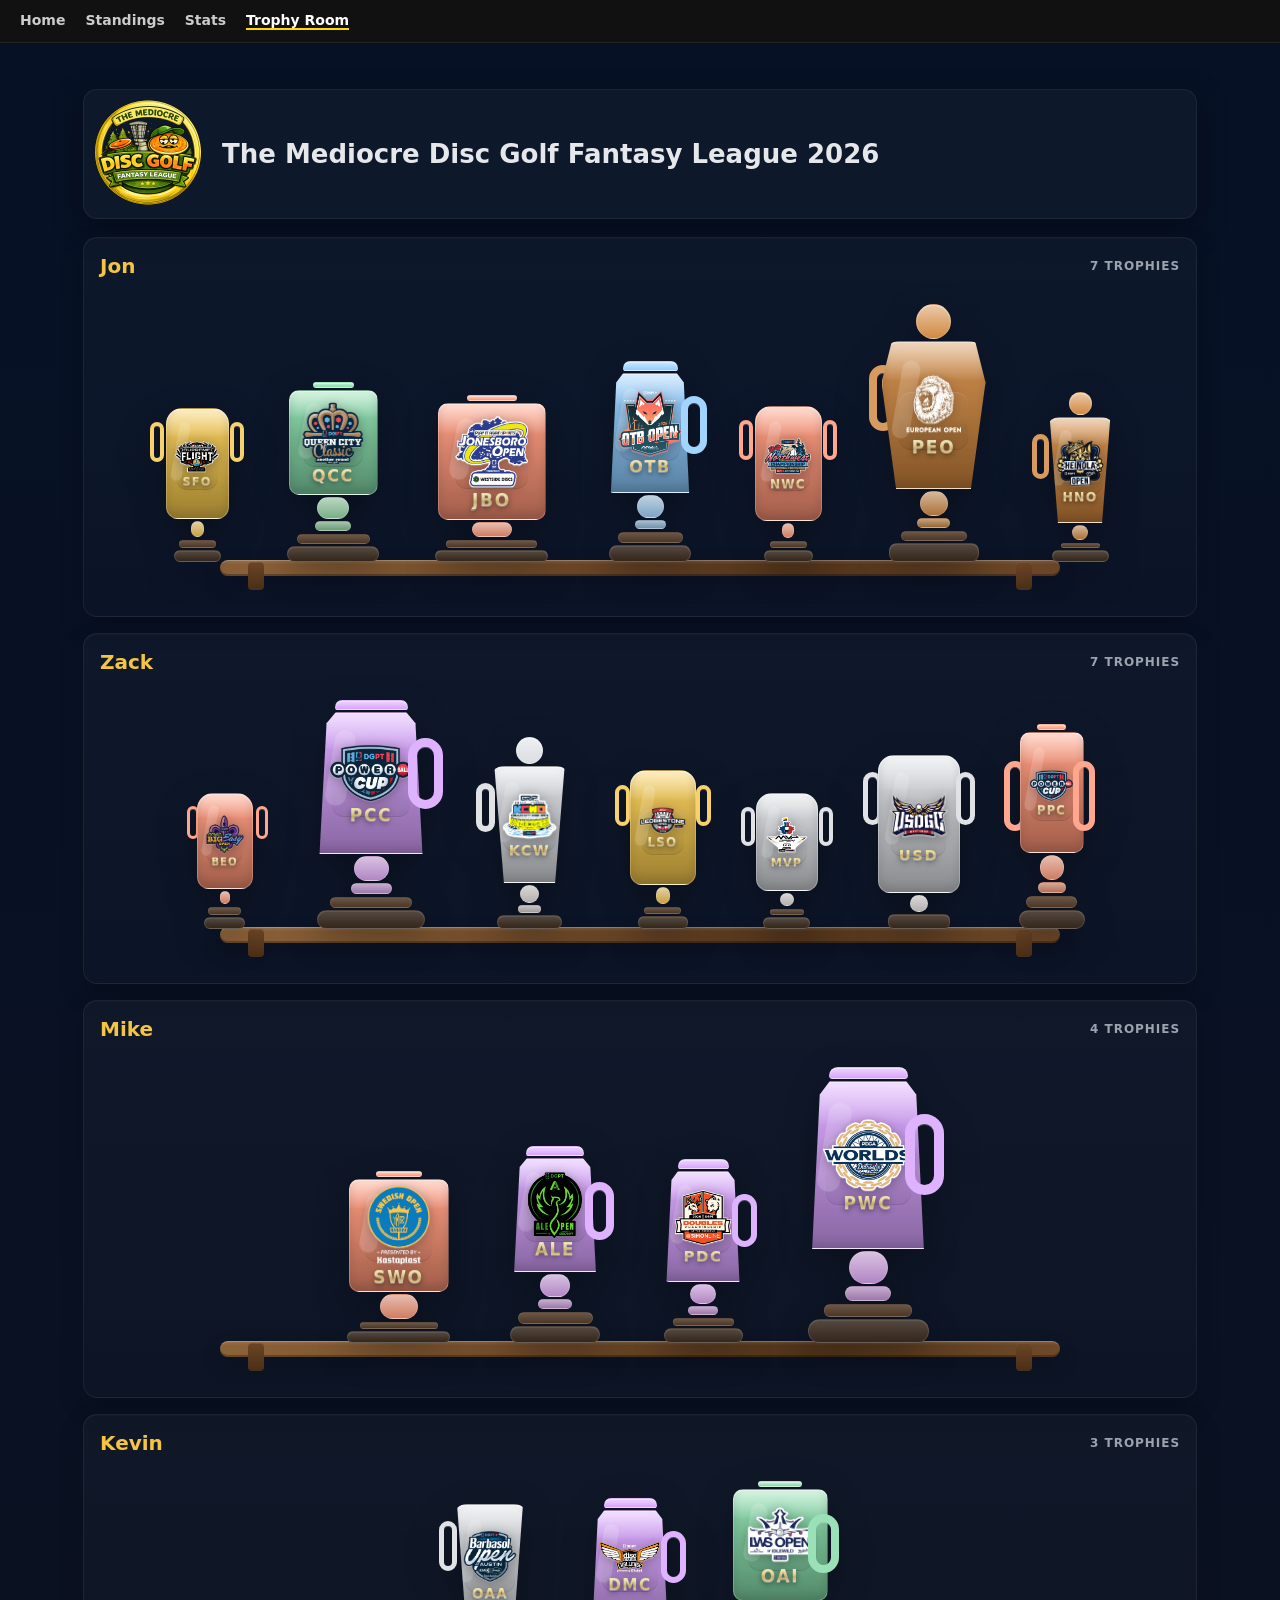
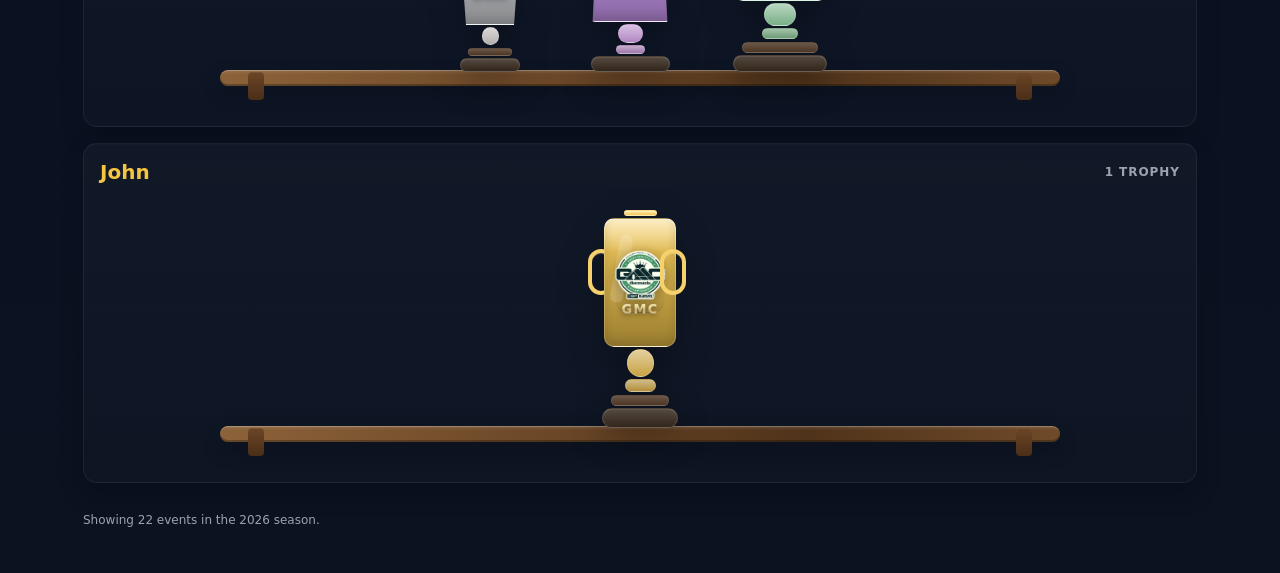
<file: trophy.html>
<!DOCTYPE html>
<!-- saved from url=(0048)https://dodgerblue88.github.io/mdgfl/trophy.html -->
<html lang="en"><head><meta http-equiv="Content-Type" content="text/html; charset=UTF-8">
  
  <meta name="viewport" content="width=device-width,initial-scale=1">
  <title>The Mediocre Disc Golf Fantasy League — Trophy Room</title>
  <link rel="stylesheet" href="assets/style.css">

  <style>
    :root {
      --mdgfl-gold: #f5c542;
      --mdgfl-gold-soft: rgba(245, 197, 66, .14);
      --mdgfl-wood-1: #8c6239;
      --mdgfl-wood-2: #6f4a29;
      --mdgfl-wood-3: #4f331a;
      --mdgfl-card-glow: rgba(245, 197, 66, .08);
    }

    .trophy-wrap {
      display: grid;
      gap: 18px;
    }

    .trophy-room-card {
      padding: 18px 18px 20px;
    }

    .trophy-room-title {
      margin: 0 0 6px;
      color: var(--mdgfl-gold);
      font-size: 22px;
      font-weight: 800;
      letter-spacing: .01em;
      text-align: left;
    }

    .trophy-room-subtitle {
      margin: 0;
      text-align: left;
    }

    .shelves {
      display: grid;
      gap: 16px;
    }

    .team-card {
      padding: 16px 16px 18px;
      background: linear-gradient(180deg, rgba(255,255,255,.03), rgba(255,255,255,.015));
      border: 1px solid var(--line);
      border-radius: 14px;
      box-shadow: 0 10px 24px rgba(0,0,0,.22), inset 0 1px 0 rgba(255,255,255,.02);
    }

    .team-head {
      display: flex;
      align-items: center;
      justify-content: space-between;
      gap: 12px;
      margin-bottom: 12px;
      flex-wrap: wrap;
    }

    .team-name {
      color: var(--mdgfl-gold);
      font-size: 20px;
      font-weight: 800;
      margin: 0;
    }

    .team-meta {
      color: var(--muted);
      font-size: 12px;
      font-weight: 700;
      text-transform: uppercase;
      letter-spacing: .08em;
    }

    .shelf-zone {
      position: relative;
      min-height: 146px;
      padding: 14px 8px 22px;
    }

    .trophy-row {
      min-height: 112px;
      display: flex;
      justify-content: center;
      align-items: flex-end;
      gap: 18px;
      flex-wrap: wrap;
      position: relative;
      z-index: 2;
      width: 100%;
      margin: 0 auto;
    }

    .shelf-board {
      position: relative;
      z-index: 1;
      width: min(840px, 96%);
      height: 16px;
      margin: -2px auto 0;
      border-radius: 999px;
      background:
        linear-gradient(180deg, rgba(255,255,255,.12), rgba(255,255,255,0) 28%),
        linear-gradient(90deg, var(--mdgfl-wood-1), var(--mdgfl-wood-2) 35%, var(--mdgfl-wood-3) 70%, var(--mdgfl-wood-2));
      box-shadow:
        inset 0 1px 0 rgba(255,255,255,.22),
        inset 0 -2px 0 rgba(0,0,0,.28),
        0 8px 20px rgba(0,0,0,.22);
    }

    .shelf-board::before,
    .shelf-board::after {
      content: "";
      position: absolute;
      top: 2px;
      width: 16px;
      height: 28px;
      border-radius: 4px;
      background: linear-gradient(180deg, #6c4525, #4a2e18);
      box-shadow: inset 0 1px 0 rgba(255,255,255,.08);
    }

    .shelf-board::before { left: 28px; }
    .shelf-board::after { right: 28px; }

    .no-trophies {
      display: inline-flex;
      align-items: center;
      justify-content: center;
      min-height: 92px;
      padding: 0 18px;
      border-radius: 14px;
      border: 1px dashed rgba(255,255,255,.10);
      background: rgba(255,255,255,.02);
      color: var(--muted);
      font-weight: 700;
      font-size: 13px;
    }

    .trophy {
      position: relative;
      display: flex;
      flex-direction: column;
      align-items: center;
      justify-content: flex-end;
      width: calc(var(--cup-width) + 42px);
      min-width: calc(var(--cup-width) + 42px);
      filter: drop-shadow(0 10px 16px rgba(0,0,0,.28));
    }

    .trophy-topper {
      width: var(--topper-width);
      height: var(--topper-height);
      margin-bottom: 2px;
      border-radius: var(--topper-radius);
      background: linear-gradient(180deg, rgba(255,255,255,.58), rgba(255,255,255,.08)), var(--trophy-color);
      border: 1px solid rgba(255,255,255,.18);
      display: var(--topper-display);
      box-shadow: inset 0 1px 0 rgba(255,255,255,.32);
    }

    .trophy-cup-wrap {
      position: relative;
      width: calc(var(--cup-width) + 34px);
      display: flex;
      justify-content: center;
      align-items: center;
    }

    .trophy-handle {
      position: absolute;
      top: var(--handle-top);
      width: var(--handle-width);
      height: var(--handle-height);
      border: var(--handle-thickness) solid color-mix(in srgb, var(--trophy-color) 78%, white 22%);
      border-radius: 999px;
      opacity: var(--handle-opacity);
      box-shadow: inset 0 1px 0 rgba(255,255,255,.22);
      pointer-events: none;
    }

    .trophy-handle.left { left: var(--handle-left); }
    .trophy-handle.right { right: var(--handle-right); }

    .trophy-cup {
      position: relative;
      width: var(--cup-width);
      height: var(--cup-height);
      border-radius: var(--cup-radius);
      background:
        linear-gradient(180deg, rgba(255,255,255,.65), rgba(255,255,255,.10) 24%, rgba(255,255,255,.03) 26%),
        linear-gradient(180deg, color-mix(in srgb, var(--trophy-color) 88%, white 12%), color-mix(in srgb, var(--trophy-color) 62%, black 38%));
      border: 1px solid rgba(255,255,255,.16);
      box-shadow:
        inset 0 1px 0 rgba(255,255,255,.30),
        inset 0 -5px 10px rgba(0,0,0,.12),
        0 0 0 1px rgba(0,0,0,.08);
      overflow: hidden;
      clip-path: var(--cup-clip);
    }

    .trophy-cup::before {
      content: "";
      position: absolute;
      left: 16%;
      right: 16%;
      top: 34%;
      bottom: 26%;
      border-radius: 12px;
      background: linear-gradient(180deg, rgba(255,255,255,.08), rgba(0,0,0,.08));
      box-shadow:
        inset 0 1px 0 rgba(255,255,255,.18),
        inset 0 -1px 0 rgba(0,0,0,.20);
      z-index: 1;
      opacity: .55;
    }

    .trophy-cup::after {
      content: "";
      position: absolute;
      left: 14%;
      top: 12%;
      width: 18%;
      height: 54%;
      border-radius: 999px;
      background: rgba(255,255,255,.16);
      transform: rotate(10deg);
      filter: blur(.4px);
      z-index: 2;
    }

    .trophy-stem {
      width: var(--stem-width);
      height: var(--stem-height);
      margin-top: 2px;
      border-radius: 999px;
      background: linear-gradient(180deg, rgba(255,255,255,.52), rgba(255,255,255,.06)), color-mix(in srgb, var(--trophy-color) 72%, #4b3522 28%);
      border: 1px solid rgba(255,255,255,.15);
    }

    .trophy-neck {
      width: var(--neck-width);
      height: var(--neck-height);
      margin-top: 2px;
      border-radius: 999px;
      background: linear-gradient(180deg, rgba(255,255,255,.42), rgba(255,255,255,.04)), color-mix(in srgb, var(--trophy-color) 62%, #3d2d1c 38%);
      border: 1px solid rgba(255,255,255,.13);
      display: var(--neck-display);
    }

    .trophy-base-top {
      width: var(--base-top-width);
      height: var(--base-top-height);
      margin-top: 3px;
      border-radius: 6px;
      background: linear-gradient(180deg, rgba(255,255,255,.18), rgba(255,255,255,.02)), #493220;
      border: 1px solid rgba(255,255,255,.10);
      display: var(--base-top-display);
    }

    .trophy-base {
      width: var(--base-width);
      height: var(--base-height);
      margin-top: 2px;
      border-radius: var(--base-radius);
      background: linear-gradient(180deg, rgba(255,255,255,.18), rgba(255,255,255,.02)), #2f2217;
      border: 1px solid rgba(255,255,255,.12);
      box-shadow: inset 0 1px 0 rgba(255,255,255,.08);
    }
    .trophy-label {
      position: relative;
      inset: auto;
      display: block;
      padding: 0;
      color: rgba(255, 245, 200, .96);
      font-size: clamp(10px, calc(var(--cup-width) * 0.18), 17px);
      font-weight: 900;
      letter-spacing: .10em;
      text-transform: uppercase;
      text-shadow:
        0 1px 0 rgba(255,255,255,.28),
        0 0 2px rgba(255,255,255,.18),
        0 2px 6px rgba(0,0,0,.42);
      background: linear-gradient(180deg, #fff7c2 0%, #f5d86b 35%, #c7952b 55%, #fff2ae 100%);
      -webkit-background-clip: text;
      background-clip: text;
      -webkit-text-fill-color: transparent;
      filter: drop-shadow(0 1px 1px rgba(0,0,0,.18));
      pointer-events: none;
      z-index: 4;
      mix-blend-mode: screen;
      line-height: 1;
      text-align: center;
      white-space: nowrap;
    }

    .trophy-badge {
      position: absolute;
      left: 50%;
      top: 50%;
      transform: translate(-50%, -50%);
      width: min(74%, calc(var(--cup-width) * 0.74));
      display: flex;
      flex-direction: column;
      align-items: center;
      justify-content: center;
      gap: 3px;
      z-index: 4;
      pointer-events: none;
    }

    .trophy-logo {
      display: block;
      width: min(100%, calc(var(--cup-width) * 1.5));
      max-height: calc(var(--cup-height) * 0.71);
      object-fit: contain;
      filter:
        drop-shadow(0 1px 0 rgba(255,255,255,.20))
        drop-shadow(0 2px 6px rgba(0,0,0,.30));
    }

    .trophy-logo.is-missing {
      display: none;
    }



    .trophy[data-tooltip]::after {
      content: attr(data-tooltip);
      position: absolute;
      left: 50%;
      bottom: calc(100% + 10px);
      transform: translateX(-50%) translateY(6px);
      padding: 6px 10px;
      border-radius: 10px;
      background: rgba(12, 14, 20, .96);
      border: 1px solid rgba(245, 197, 66, .24);
      color: #fff;
      font-size: 12px;
      font-weight: 700;
      line-height: 1;
      white-space: nowrap;
      opacity: 0;
      pointer-events: none;
      transition: opacity .16s ease, transform .16s ease;
      box-shadow: 0 10px 22px rgba(0,0,0,.28);
      z-index: 10;
    }

    .trophy[data-tooltip]:hover::after {
      opacity: 1;
      transform: translateX(-50%) translateY(0);
    }

    @media (max-width: 720px) {
      .team-head {
        align-items: flex-start;
        flex-direction: column;
      }

      .team-name,
      .team-meta,
      .trophy-room-title,
      .trophy-room-subtitle {
        text-align: center;
        width: 100%;
      }

      .shelf-zone {
        padding-left: 0;
        padding-right: 0;
      }

      .trophy-row {
        gap: 14px;
      }

      .trophy {
        transform: scale(.94);
        transform-origin: bottom center;
      }
    }
  </style>
</head>

<body>
  <nav class="subnav">
    <a href="index.html" class="nav-link">Home</a>
    <a href="standings.html" class="nav-link">Standings</a>
    <a href="stats.html" class="nav-link">Stats</a>
    <a href="trophy.html" class="nav-link active">Trophy Room</a>
  </nav>

  <div class="wrap trophy-wrap">
    <header class="header card">
      <img class="logo-img" src="assets/logo.png" alt="The Mediocre Disc Golf Fantasy League logo">
      <div>
        <h1>The Mediocre Disc Golf Fantasy League 2026</h1>
      </div>
    </header>

    <section class="shelves" id="shelves">
          <article class="card team-card">
            <div class="team-head">
              <h3 class="team-name">Jon</h3>
              <div class="team-meta">1 Trophy</div>
            </div>
            <div class="shelf-zone">
              <div class="trophy-row">
                <div class="trophy" style="--trophy-color:#f5c542;--cup-width:54px;--cup-height:96px;--cup-radius:16px 16px 12px 12px;--cup-clip:none;--stem-width:11px;--stem-height:13px;--neck-width:15px;--neck-height:6px;--neck-display:none;--base-width:41px;--base-height:12px;--base-radius:6px;--base-top-width:32px;--base-top-height:8px;--base-top-display:block;--topper-width:0px;--topper-height:0px;--topper-radius:0;--topper-display:none;--handle-width:12px;--handle-height:34px;--handle-top:13px;--handle-left:1px;--handle-right:2px;--handle-thickness:3px;--handle-opacity:1" data-tooltip="Score: 165" title="Score: 165">
                  <div class="trophy-topper"></div>
                  <div class="trophy-cup-wrap">
                    <span class="trophy-handle left"></span>
                    <div class="trophy-cup"><div class="trophy-label">SFO</div></div>
                    <span class="trophy-handle right"></span>
                  </div>
                  <div class="trophy-stem"></div>
                  <div class="trophy-neck"></div>
                  <div class="trophy-base-top"></div>
                  <div class="trophy-base"></div>
                </div></div>
              <div class="shelf-board"></div>
            </div>
          </article>
          <article class="card team-card">
            <div class="team-head">
              <h3 class="team-name">John</h3>
              <div class="team-meta">0 Trophies</div>
            </div>
            <div class="shelf-zone">
              <div class="trophy-row"><div class="no-trophies">No event wins yet</div></div>
              <div class="shelf-board"></div>
            </div>
          </article>
          <article class="card team-card">
            <div class="team-head">
              <h3 class="team-name">Kevin</h3>
              <div class="team-meta">0 Trophies</div>
            </div>
            <div class="shelf-zone">
              <div class="trophy-row"><div class="no-trophies">No event wins yet</div></div>
              <div class="shelf-board"></div>
            </div>
          </article>
          <article class="card team-card">
            <div class="team-head">
              <h3 class="team-name">Mike</h3>
              <div class="team-meta">0 Trophies</div>
            </div>
            <div class="shelf-zone">
              <div class="trophy-row"><div class="no-trophies">No event wins yet</div></div>
              <div class="shelf-board"></div>
            </div>
          </article>
          <article class="card team-card">
            <div class="team-head">
              <h3 class="team-name">Zack</h3>
              <div class="team-meta">0 Trophies</div>
            </div>
            <div class="shelf-zone">
              <div class="trophy-row"><div class="no-trophies">No event wins yet</div></div>
              <div class="shelf-board"></div>
            </div>
          </article></section>

    <footer class="muted footer" id="footer">Showing 1 event in the 2026 season.</footer>
  </div>

  <script>
    (function(){
      const links = document.querySelectorAll('.nav-link');
      links.forEach(link => {
        const here = location.pathname.split('/').pop() || 'index.html';
        const target = (link.getAttribute('href') || '').split('/').pop();
        if (target === here) link.classList.add('active');
      });
    })();

    function parseCsv(text) {
      const rows = [];
      let row = [];
      let cur = '';
      let inQuotes = false;
      for (let i = 0; i < text.length; i++) {
        const c = text[i];
        const next = text[i + 1];
        if (c === '"' && inQuotes && next === '"') { cur += '"'; i++; continue; }
        if (c === '"') { inQuotes = !inQuotes; continue; }
        if (!inQuotes && c === ',') { row.push(cur); cur = ''; continue; }
        if (!inQuotes && (c === '\n' || c === '\r')) {
          if (c === '\r' && next === '\n') i++;
          row.push(cur); cur = '';
          if (row.some(v => String(v).trim() !== '')) rows.push(row);
          row = [];
          continue;
        }
        cur += c;
      }
      row.push(cur);
      if (row.some(v => String(v).trim() !== '')) rows.push(row);
      return rows;
    }

    function norm(s){ return String(s ?? '').trim().toLowerCase().replace(/[_\s#]+/g, ' '); }
    function sum(arr){ return arr.reduce((a,b)=>a + Number(b || 0), 0); }

    function findColumnIndex(header, candidates){
      const normalized = header.map(h => norm(h));
      for (const cand of candidates) {
        const want = norm(cand);
        const exact = normalized.indexOf(want);
        if (exact >= 0) return exact;
      }
      for (const cand of candidates) {
        const want = norm(cand);
        const loose = normalized.findIndex(h => h.includes(want) || want.includes(h));
        if (loose >= 0) return loose;
      }
      return -1;
    }

    function escapeHtml(s){
      return String(s ?? '')
        .replaceAll('&', '&amp;')
        .replaceAll('<', '&lt;')
        .replaceAll('>', '&gt;')
        .replaceAll('"', '&quot;')
        .replaceAll("'", '&#39;');
    }

    async function loadEvents(){
      const path = 'data/events.json';
      const res = await fetch(path, { cache: 'no-store' });
      if (!res.ok) throw new Error(`Failed to load ${path} (${res.status})`);
      const events = await res.json();
      if (!Array.isArray(events)) throw new Error('events.json must be an array');
      return events.filter(e => e && e.id && e.stats_csv);
    }

    async function loadRosters(){
      const path = 'data/rosters.json';
      const res = await fetch(path, { cache: 'no-store' });
      if (!res.ok) throw new Error(`Failed to load ${path} (${res.status})`);
      const roster = await res.json();
      if (!roster || !Array.isArray(roster.teams)) throw new Error('rosters.json must be an object with a teams[] array');
      return roster;
    }

    async function loadEventPointsMap(csvPath){
      const res = await fetch(csvPath, { cache: 'no-store' });
      if (!res.ok) throw new Error(`Failed to load ${csvPath} (${res.status})`);
      const text = await res.text();
      const rows = parseCsv(text);
      if (rows.length < 2) return new Map();

      const header = rows[0];
      const idxPdga = findColumnIndex(header, ['PDGA', 'PDGA #', 'PDGA Number', 'PDGANumber']);
      const idxPts  = findColumnIndex(header, ['Total Points', 'TotalPoints',]);
      if (idxPdga < 0) throw new Error(`${csvPath}: missing PDGA column`);
      if (idxPts < 0) throw new Error(`${csvPath}: missing points column`);

      const map = new Map();
      for (const r of rows.slice(1)) {
        const pdga = String(r[idxPdga] ?? '').trim();
        if (!pdga) continue;
        const rawPts = String(r[idxPts] ?? '').trim().replace(/,/g, '');
        const pts = Number(rawPts);
        map.set(pdga, Number.isFinite(pts) ? pts : 0);
      }
      return map;
    }

    function seededNumber(seed){
      let h = 2166136261;
      const str = String(seed);
      for (let i = 0; i < str.length; i++) {
        h ^= str.charCodeAt(i);
        h = Math.imul(h, 16777619);
      }
      return (h >>> 0) / 4294967295;
    }

    function pick(seed, values){
      return values[Math.floor(seededNumber(seed) * values.length)] || values[0];
    }

    function buildVariantKey(teamName, eventId){
      return `${teamName}__${eventId}`;
    }

    function trophyVars(item, minScore, maxScore){
      const key = buildVariantKey(item.team, item.eventId);

      const rawScore = Math.max(1, Number(item.score) || 1);
      const range = Math.max(1, maxScore - minScore);
      const normalized = (rawScore - minScore) / range;
      const minVisual = 96;
      const maxVisual = 168;
      const scorePx = Math.round(minVisual + normalized * (maxVisual - minVisual));
      const bodyHeight = scorePx;
      const widthFactor = 0.52 + seededNumber(key + 'wf') * 0.42;
      const bodyWidth = Math.max(34, Math.round(scorePx * widthFactor));
      const stemWidth = Math.max(10, Math.round(bodyWidth * (0.18 + seededNumber(key + 'sw') * 0.20)));
      const stemHeight = Math.max(10, Math.round(scorePx * (0.12 + seededNumber(key + 'sh') * 0.10)));
      const neckWidth = Math.max(stemWidth + 4, Math.round(bodyWidth * (0.24 + seededNumber(key + 'nw') * 0.18)));
      const neckHeight = Math.max(5, Math.round(scorePx * (0.05 + seededNumber(key + 'nh') * 0.05)));
      const baseWidth = Math.max(bodyWidth * 0.62, Math.round(bodyWidth * (0.72 + seededNumber(key + 'bw') * 0.34)));
      const baseHeight = Math.max(12, Math.round(scorePx * (0.10 + seededNumber(key + 'bh') * 0.06)));
      const baseTopWidth = Math.max(stemWidth + 8, Math.round(baseWidth * (0.68 + seededNumber(key + 'btw') * 0.16)));
      const baseTopHeight = Math.max(5, Math.round(baseHeight * (0.42 + seededNumber(key + 'bth') * 0.30)));
      const topperType = pick(key + 'tt', ['none', 'orb', 'crown', 'flat']);
      const handleMode = pick(key + 'hm', ['both', 'left', 'right', 'none']);
      const bodyShape = pick(key + 'bs', ['round', 'taper', 'shield', 'arch', 'square']);
      const baseShape = pick(key + 'ba', ['6px', '8px', '12px', '999px']);
      const colors = ['#f5c542', '#d7dadf', '#cd7f32', '#87c8ff', '#d59cff', '#7ed9a4', '#ff8e6e'];
      const color = pick(key + 'co', colors);

      const clipMap = {
        round: 'none',
        taper: 'polygon(6% 0%, 94% 0%, 82% 100%, 18% 100%)',
        shield: 'polygon(10% 0%, 90% 0%, 100% 28%, 86% 100%, 14% 100%, 0% 28%)',
        arch: 'polygon(12% 8%, 20% 0%, 80% 0%, 88% 8%, 94% 100%, 6% 100%)',
        square: 'inset(0 round 8px)'
      };

      const radiusMap = {
        round: '16px 16px 12px 12px',
        taper: '14px 14px 10px 10px',
        shield: '18px 18px 12px 12px',
        arch: '18px 18px 8px 8px',
        square: '10px'
      };

      const topperConfig = {
        none: { display: 'none', width: 0, height: 0, radius: '0' },
        orb: { display: 'block', width: Math.round(bodyWidth * .34), height: Math.round(bodyWidth * .34), radius: '999px' },
        crown: { display: 'block', width: Math.round(bodyWidth * .62), height: Math.max(10, Math.round(scorePx * .07)), radius: '10px 10px 4px 4px' },
        flat: { display: 'block', width: Math.round(bodyWidth * .46), height: Math.max(6, Math.round(scorePx * .04)), radius: '999px' }
      }[topperType];

      const handleWidth = Math.max(12, Math.round(bodyWidth * (0.20 + seededNumber(key + 'hw') * 0.16)));
      const handleHeight = Math.max(18, Math.round(bodyHeight * (.34 + seededNumber(key + 'hh') * .24)));
      const handleTop = 6 + Math.round(bodyHeight * (0.06 + seededNumber(key + 'ht') * 0.14));
      const handleThickness = Math.max(3, Math.round(bodyWidth * (0.06 + seededNumber(key + 'hk') * 0.03)));
      const handleLeft = 1 + Math.round(seededNumber(key + 'hl') * 6);
      const handleRight = 1 + Math.round(seededNumber(key + 'hr') * 6);

      return {
        '--trophy-color': color,
        '--cup-width': `${bodyWidth}px`,
        '--cup-height': `${bodyHeight}px`,
        '--cup-radius': radiusMap[bodyShape],
        '--cup-clip': clipMap[bodyShape],
        '--stem-width': `${stemWidth}px`,
        '--stem-height': `${stemHeight}px`,
        '--neck-width': `${neckWidth}px`,
        '--neck-height': `${neckHeight}px`,
        '--neck-display': seededNumber(key + 'nd') > 0.28 ? 'block' : 'none',
        '--base-width': `${Math.round(Math.max(baseWidth, stemWidth + 10))}px`,
        '--base-height': `${baseHeight}px`,
        '--base-radius': baseShape,
        '--base-top-width': `${Math.round(Math.max(baseTopWidth, stemWidth + 8))}px`,
        '--base-top-height': `${baseTopHeight}px`,
        '--base-top-display': seededNumber(key + 'btd') > 0.22 ? 'block' : 'none',
        '--topper-width': `${topperConfig.width}px`,
        '--topper-height': `${topperConfig.height}px`,
        '--topper-radius': topperConfig.radius,
        '--topper-display': topperConfig.display,
        '--handle-width': `${handleWidth}px`,
        '--handle-height': `${handleHeight}px`,
        '--handle-top': `${handleTop}px`,
        '--handle-left': `${handleLeft}px`,
        '--handle-right': `${handleRight}px`,
        '--handle-thickness': `${handleThickness}px`,
        '--handle-opacity': handleMode === 'none' ? 0 : 1
      };
    }

    function styleObjectToCssText(obj){
      return Object.entries(obj).map(([k,v]) => `${k}:${v}`).join(';');
    }

    function clone(obj) {
      return JSON.parse(JSON.stringify(obj ?? null));
    }

    function normalizeRosterData(roster) {
      return {
        ...roster,
        eventRosters: roster?.eventRosters && typeof roster.eventRosters === "object" ? roster.eventRosters : {},
        teams: Array.isArray(roster?.teams) ? roster.teams : []
      };
    }

    function eventRosterTeams(roster, eventId, events) {
      const data = normalizeRosterData(roster);
      const id = String(eventId || "").toLowerCase();

      if (data.eventRosters?.[id]?.teams) {
        return clone(data.eventRosters[id].teams);
      }

      const idx = events.findIndex(evt => String(evt.id).toLowerCase() === id);
      for (let i = idx - 1; i >= 0; i--) {
        const prevId = String(events[i].id).toLowerCase();
        if (data.eventRosters?.[prevId]?.teams) {
          return clone(data.eventRosters[prevId].teams);
        }
      }

      return clone(data.teams || []);
    }

    function makeTeamShelfMap(roster, events) {
      const data = normalizeRosterData(roster);
      const byName = new Map();

      (data.teams || []).forEach((team, idx) => {
        const name = team?.name || `Team ${idx + 1}`;
        if (!byName.has(name)) byName.set(name, { name, trophies: [] });
      });

      events.forEach(evt => {
        eventRosterTeams(data, evt.id, events).forEach((team, idx) => {
          const name = team?.name || `Team ${idx + 1}`;
          if (!byName.has(name)) byName.set(name, { name, trophies: [] });
        });
      });

      return byName;
    }

    function scoreEventTeamsLikeStandings(event, events, roster, pointsMap) {
      const eventTeams = eventRosterTeams(roster, event.id, events);

      return eventTeams.map((team, idx) => {
        const name = team?.name || `Team ${idx + 1}`;
        const players = (team?.players || [])
          .filter(p => p && p.pdga)
          .map(p => {
            const pdga = String(p.pdga || "").trim();
            const score = Number(pointsMap.get(pdga) || 0);
            return {
              pdga,
              player: String(p.player || ""),
              score: Number.isFinite(score) ? score : 0
            };
          });

        const scored = players
          .map(p => ({ ...p }))
          .sort((a, b) => (b.score - a.score) || a.player.localeCompare(b.player));

        const keep = new Set();
        if (scored.length <= 5) {
          scored.forEach(s => keep.add(s.pdga));
        } else {
          const cutoffScore = scored[4].score;
          const above = scored.filter(s => s.score > cutoffScore);
          above.forEach(s => keep.add(s.pdga));

          const remainingSlots = 5 - above.length;
          const tied = scored
            .filter(s => s.score === cutoffScore)
            .sort((a, b) => a.player.localeCompare(b.player));

          tied.slice(0, Math.max(0, remainingSlots)).forEach(s => keep.add(s.pdga));
        }

        const countedTotal = players.reduce((acc, p) => acc + (keep.has(p.pdga) ? p.score : 0), 0);
        const rawTotal = players.reduce((acc, p) => acc + p.score, 0);

        return {
          name,
          countedTotal,
          rawTotal
        };
      });
    }

    async function computeTrophyData(){
      const [events, roster] = await Promise.all([loadEvents(), loadRosters()]);
      const teamShelves = makeTeamShelfMap(roster, events);

      for (const event of events) {
        const pointsMap = await loadEventPointsMap(event.stats_csv);
        const teamScores = scoreEventTeamsLikeStandings(event, events, roster, pointsMap);

        teamScores.sort((a,b) => (
          b.countedTotal - a.countedTotal ||
          b.rawTotal - a.rawTotal ||
          a.name.localeCompare(b.name)
        ));

        const winner = teamScores[0];
        if (!winner) continue;

        if (!teamShelves.has(winner.name)) {
          teamShelves.set(winner.name, { name: winner.name, trophies: [] });
        }

        teamShelves.get(winner.name).trophies.push({
          eventId: String(event.id || '').toUpperCase(),
          score: winner.countedTotal,
          team: winner.name
        });
      }

      const teams = Array.from(teamShelves.values()).sort((a,b) => (
        b.trophies.length - a.trophies.length ||
        a.name.localeCompare(b.name)
      ));

      return { teams, eventCount: events.length };
    }

    function render(data){
      const shelves = document.getElementById('shelves');
      const footer = document.getElementById('footer');
      const allScores = data.teams.flatMap(t => t.trophies.map(x => x.score));
      const minScore = allScores.length ? Math.min(...allScores) : 0;
      const maxScore = allScores.length ? Math.max(...allScores) : 1;

      shelves.innerHTML = data.teams.map(team => {
        const countText = `${team.trophies.length} ${team.trophies.length === 1 ? 'Trophy' : 'Trophies'}`;
        const trophiesHtml = team.trophies.length
          ? team.trophies.map(item => {
              const vars = trophyVars(item, minScore, maxScore);
              const handleMode = pick(buildVariantKey(item.team, item.eventId) + 'hm', ['both', 'left', 'right', 'none']);
              const leftHandle = handleMode === 'both' || handleMode === 'left';
              const rightHandle = handleMode === 'both' || handleMode === 'right';
              return `
                <div class="trophy" style="${styleObjectToCssText(vars)}" data-tooltip="Score: ${escapeHtml(item.score)}" title="Score: ${escapeHtml(item.score)}">
                  <div class="trophy-topper"></div>
                  <div class="trophy-cup-wrap">
                    ${leftHandle ? '<span class="trophy-handle left"></span>' : ''}
                    <div class="trophy-cup">
                      <div class="trophy-badge">
                        <img
                          class="trophy-logo"
                          src="assets/eventlogos/${String(item.eventId || '').toLowerCase()}.webp"
                          alt="${escapeHtml(item.eventId)} logo"
                          loading="lazy"
                          onerror="this.classList.add('is-missing')">
                        <div class="trophy-label">${escapeHtml(item.eventId)}</div>
                      </div>
                    </div>
                    ${rightHandle ? '<span class="trophy-handle right"></span>' : ''}
                  </div>
                  <div class="trophy-stem"></div>
                  <div class="trophy-neck"></div>
                  <div class="trophy-base-top"></div>
                  <div class="trophy-base"></div>
                </div>`;
            }).join('')
          : '<div class="no-trophies">No event wins yet</div>';

        return `
          <article class="card team-card">
            <div class="team-head">
              <h3 class="team-name">${escapeHtml(team.name)}</h3>
              <div class="team-meta">${countText}</div>
            </div>
            <div class="shelf-zone">
              <div class="trophy-row">${trophiesHtml}</div>
              <div class="shelf-board"></div>
            </div>
          </article>`;
      }).join('');

      footer.textContent = `Showing ${data.eventCount} event${data.eventCount === 1 ? '' : 's'} in the 2026 season.`;
    }

    async function init(){
      try {
        const data = await computeTrophyData();
        render(data);
      } catch (err) {
        document.getElementById('shelves').innerHTML = `
          <div class="card team-card">
            <div class="team-name">Trophy Room</div>
            <p class="muted" style="margin:8px 0 0;">${escapeHtml(err?.message || 'Unable to load trophy room.')}</p>
          </div>`;
        document.getElementById('footer').textContent = 'Check your data and file paths.';
        console.error(err);
      }
    }

    init();
  </script>


</body></html>
</file>
<file: assets/style.css>
:root{
  --bg:#0b1220; --card:#101a2e; --line:rgba(255,255,255,.06);
  --txt:#e5e7eb; --muted:#9ca3af; --accent:#d4af37;
}
*{box-sizing:border-box}
body{margin:0;background:linear-gradient(180deg,#071126,#0b1220);color:var(--txt);
  font-family:system-ui,-apple-system,Segoe UI,Roboto,Arial}
.wrap{max-width:1150px;margin:28px auto;padding:18px}
.header{display:flex;
  align-items:center;
  gap:10px;}
.logo-img{
  width:128px;
  height:auto;
  object-fit:contain;
}
h1{margin:0;font-size:26px}
.muted{color:var(--muted)}
.card{background:rgba(255,255,255,.03);border:1px solid var(--line);border-radius:14px;
  box-shadow:0 10px 30px rgba(0,0,0,.35)}
.bar{display:flex;justify-content:space-between;gap:12px;align-items:center;padding:12px 12px;margin-bottom:12px;flex-wrap:wrap}
.bar-left{display:flex;gap:10px;align-items:center;flex-wrap:wrap}
.bar-right{display:flex;gap:8px;align-items:center}
select,input,button{
  background:rgba(0,0,0,.25);border:1px solid var(--line);color:var(--txt);
  border-radius:10px;padding:10px 10px;font-size:14px
}
button{cursor:pointer}
button:hover{border-color:rgba(255,255,255,.14)}
.table-wrap{overflow:auto}
table{width:100%;border-collapse:collapse}
thead th{position:sticky;top:0;background:rgba(10,16,30,.95);backdrop-filter:blur(8px);
  text-align:left;padding:10px 10px;border-bottom:1px solid var(--line);font-size:13px;color:var(--muted)}
tbody td{padding:10px 10px;border-bottom:1px dashed rgba(255,255,255,.04);font-size:14px}
td.num, th.num{text-align:right}
td.place{color:var(--accent);font-weight:800}
.footer{margin-top:12px;font-size:12px}
.subnav {
  display: flex;
  gap: 20px;
  padding: 12px 20px;
  background: #111;
  border-bottom: 1px solid #222;
}

.subnav a {
  text-decoration: none;
  color: #ccc;
  font-weight: 600;
  font-size: 14px;
}

.subnav a:hover {
  color: white;
}
.nav-link.active {
  color: white;
  border-bottom: 2px solid gold;
}
{
.team-row td { font-weight: 600; }
.player-row td:first-child { padding-left: 18px; }
}
</file>
